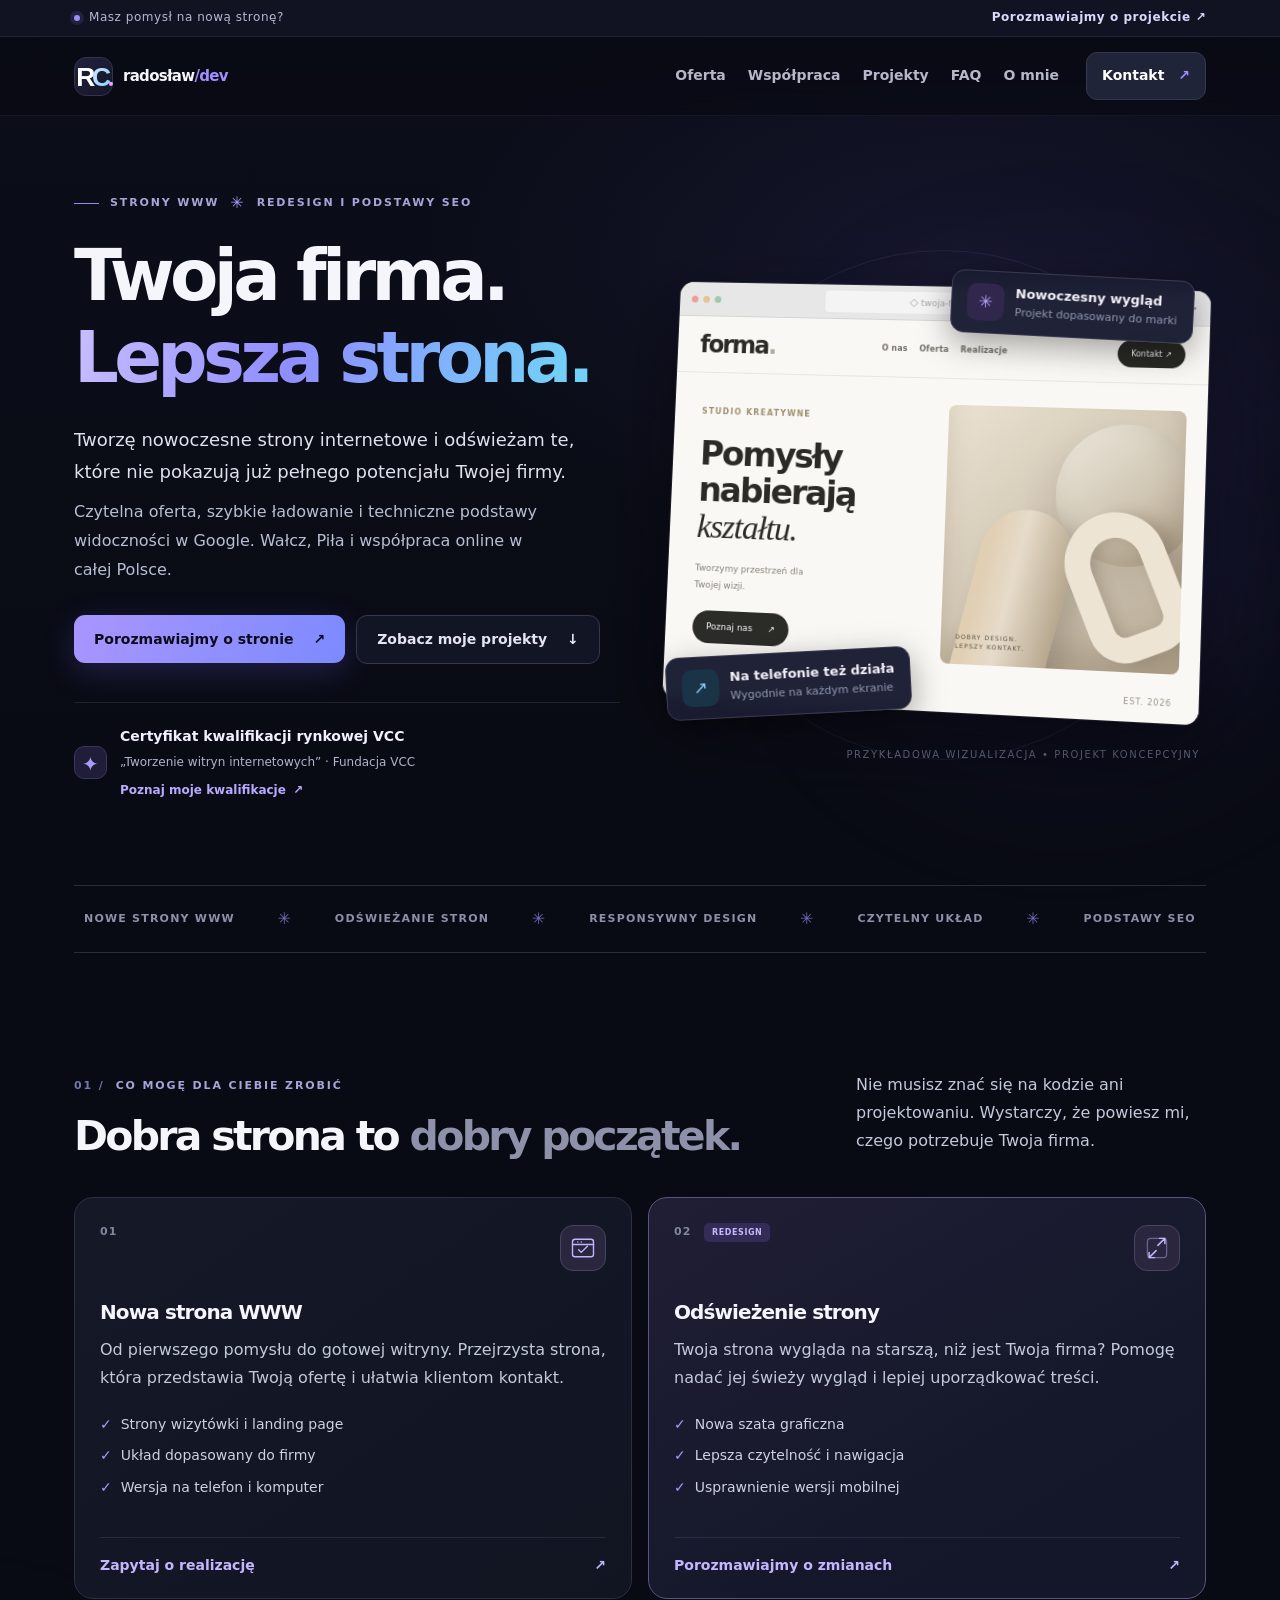
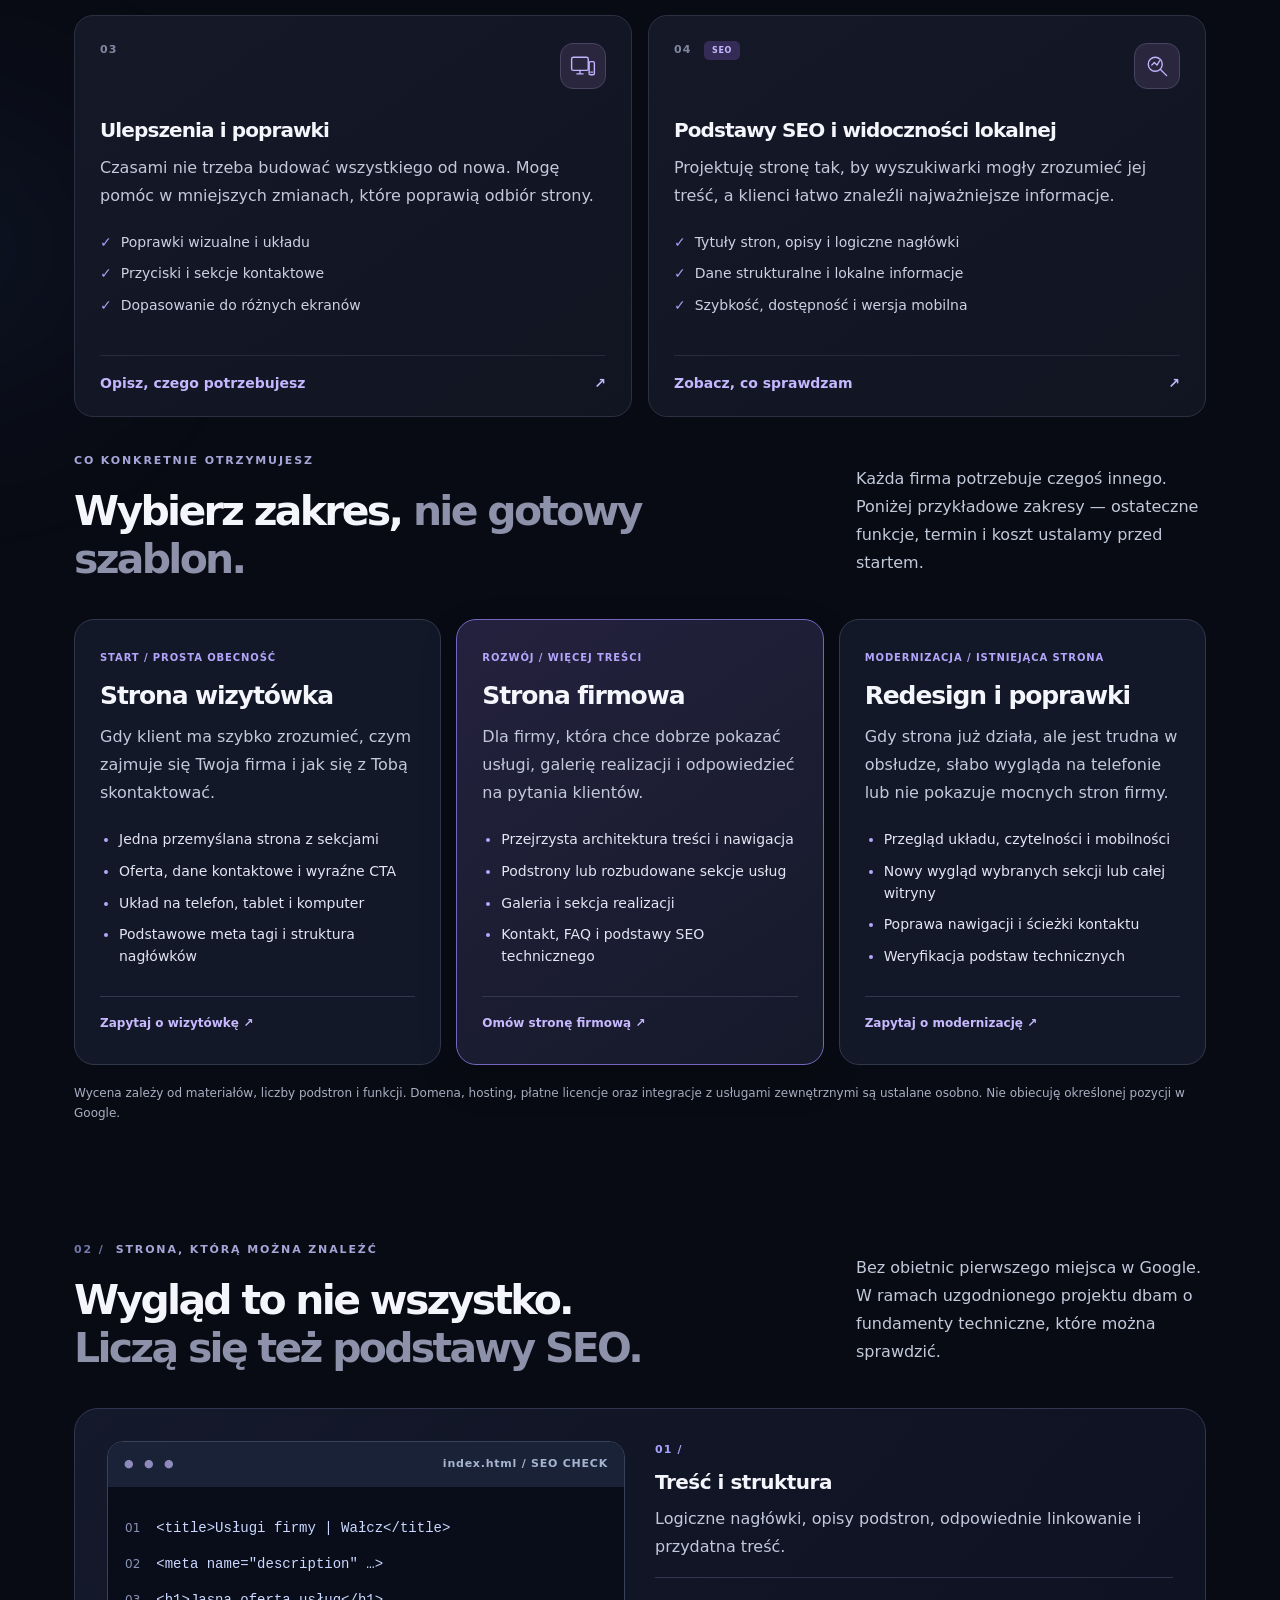
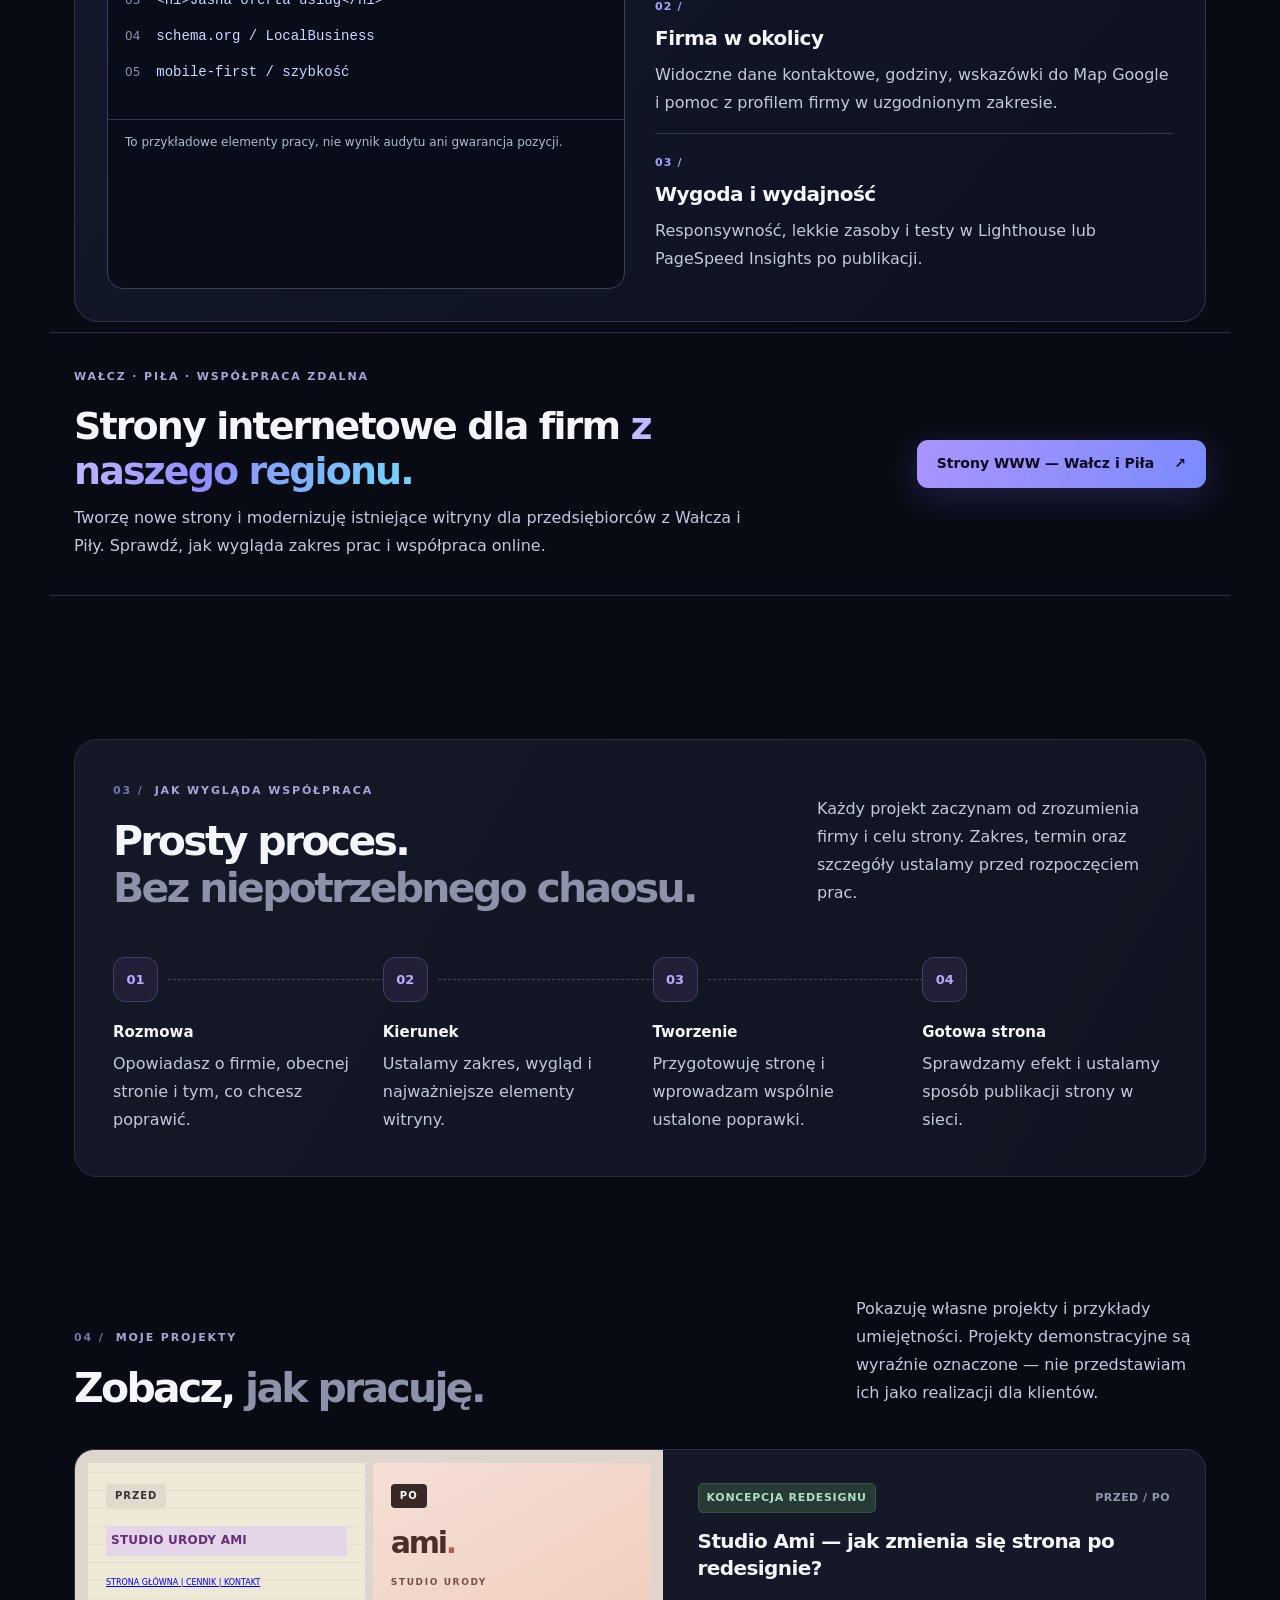
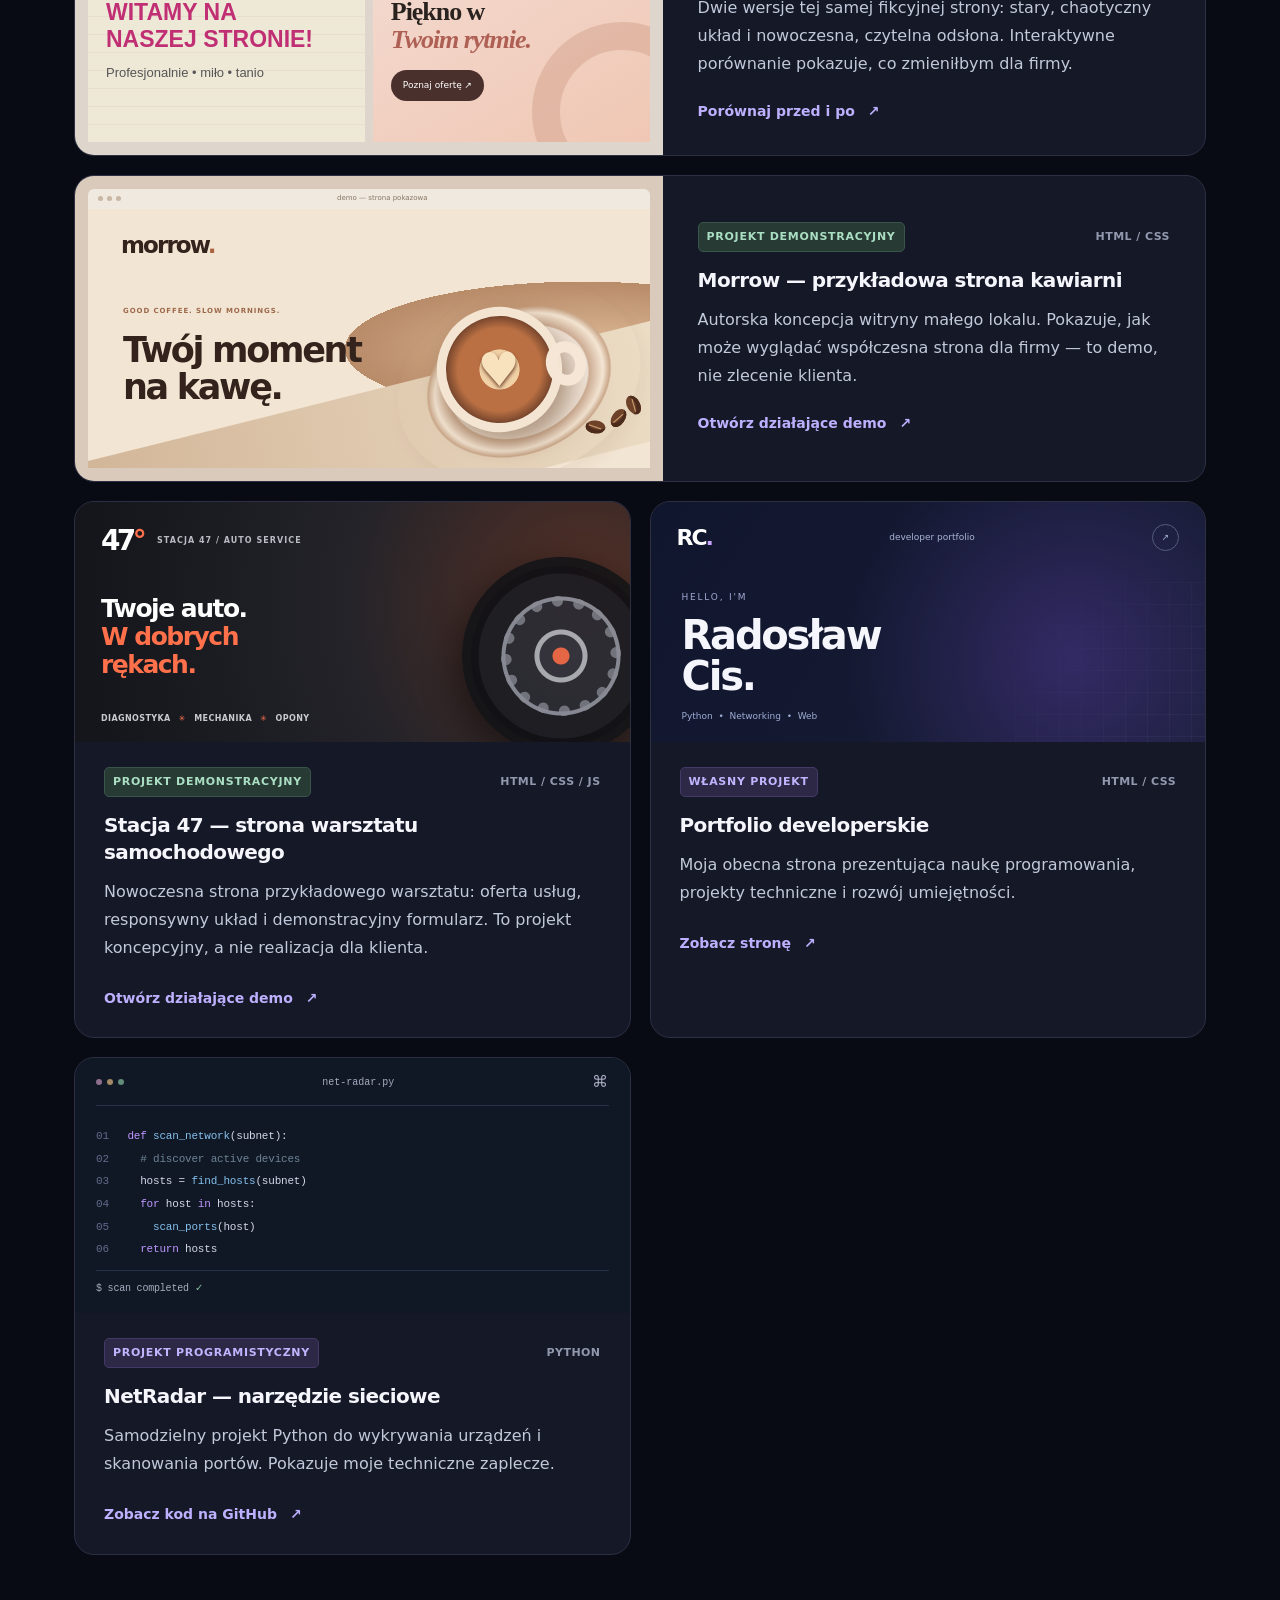
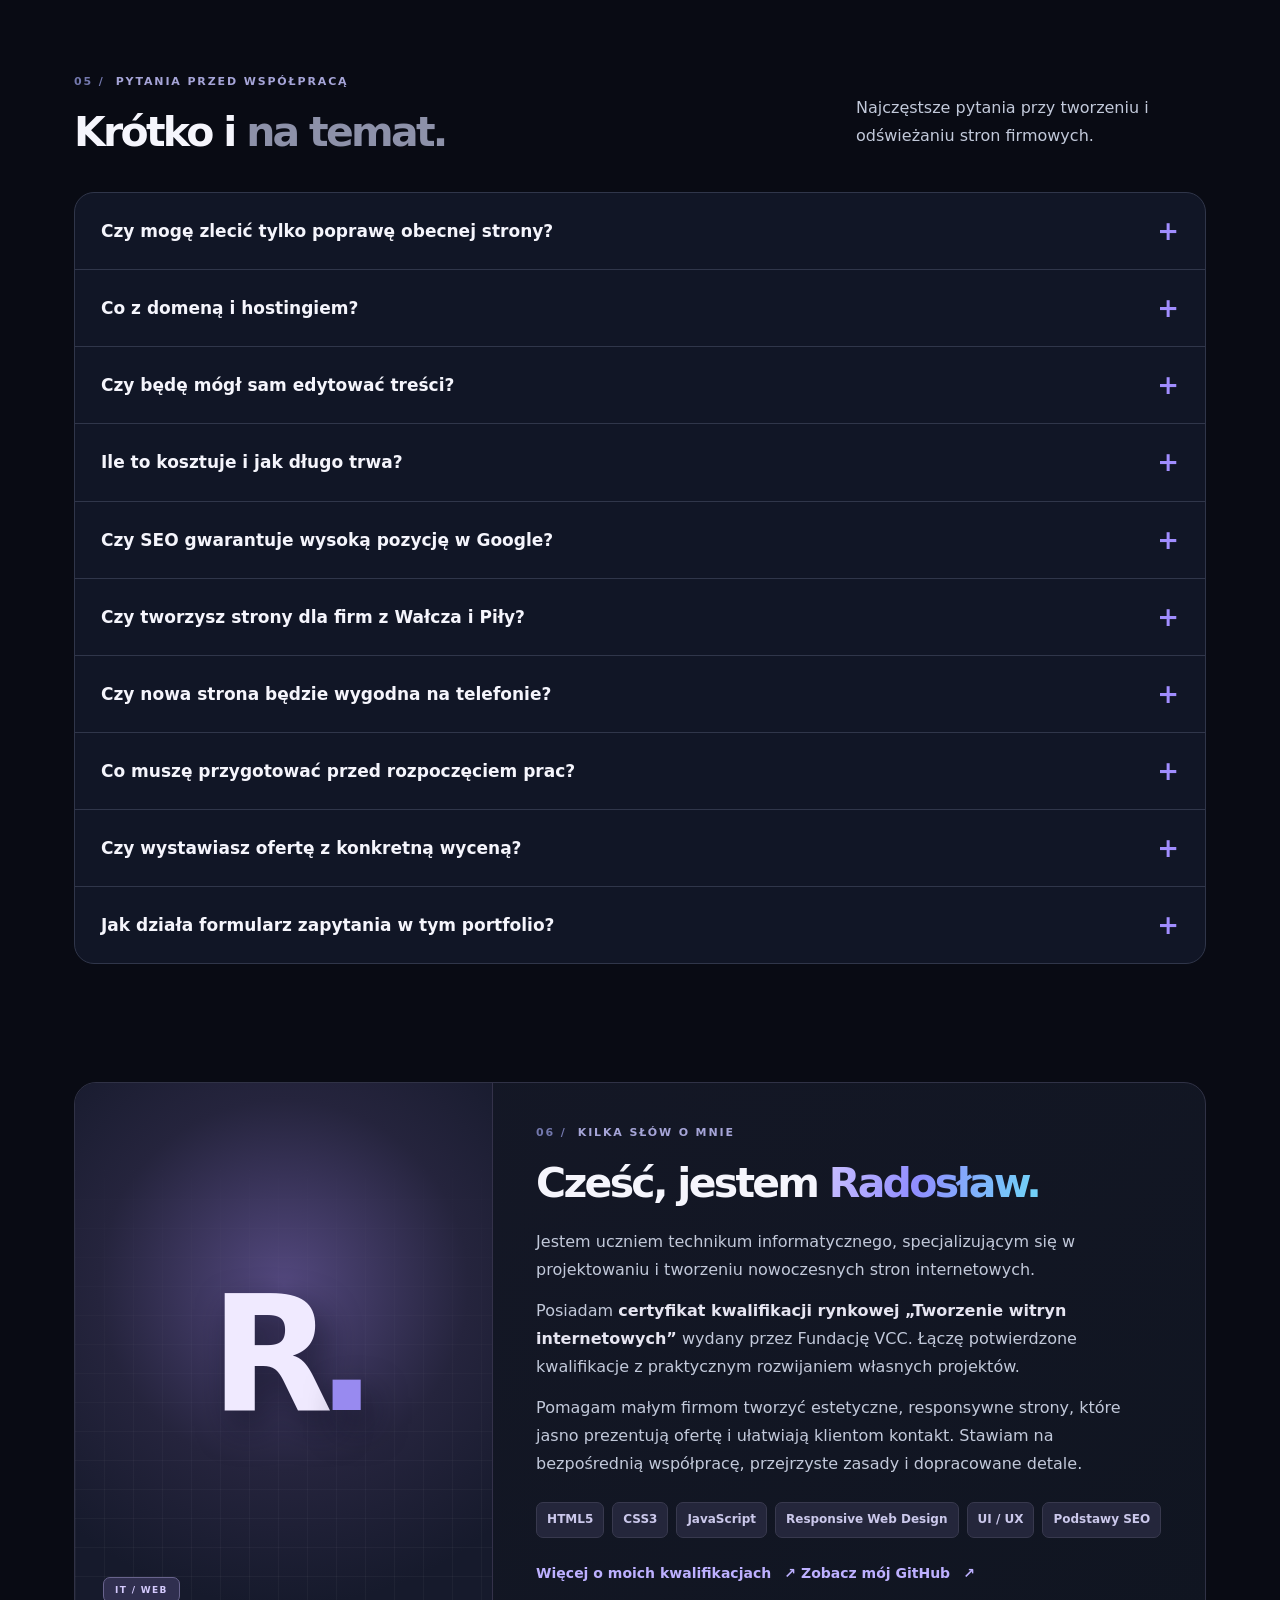
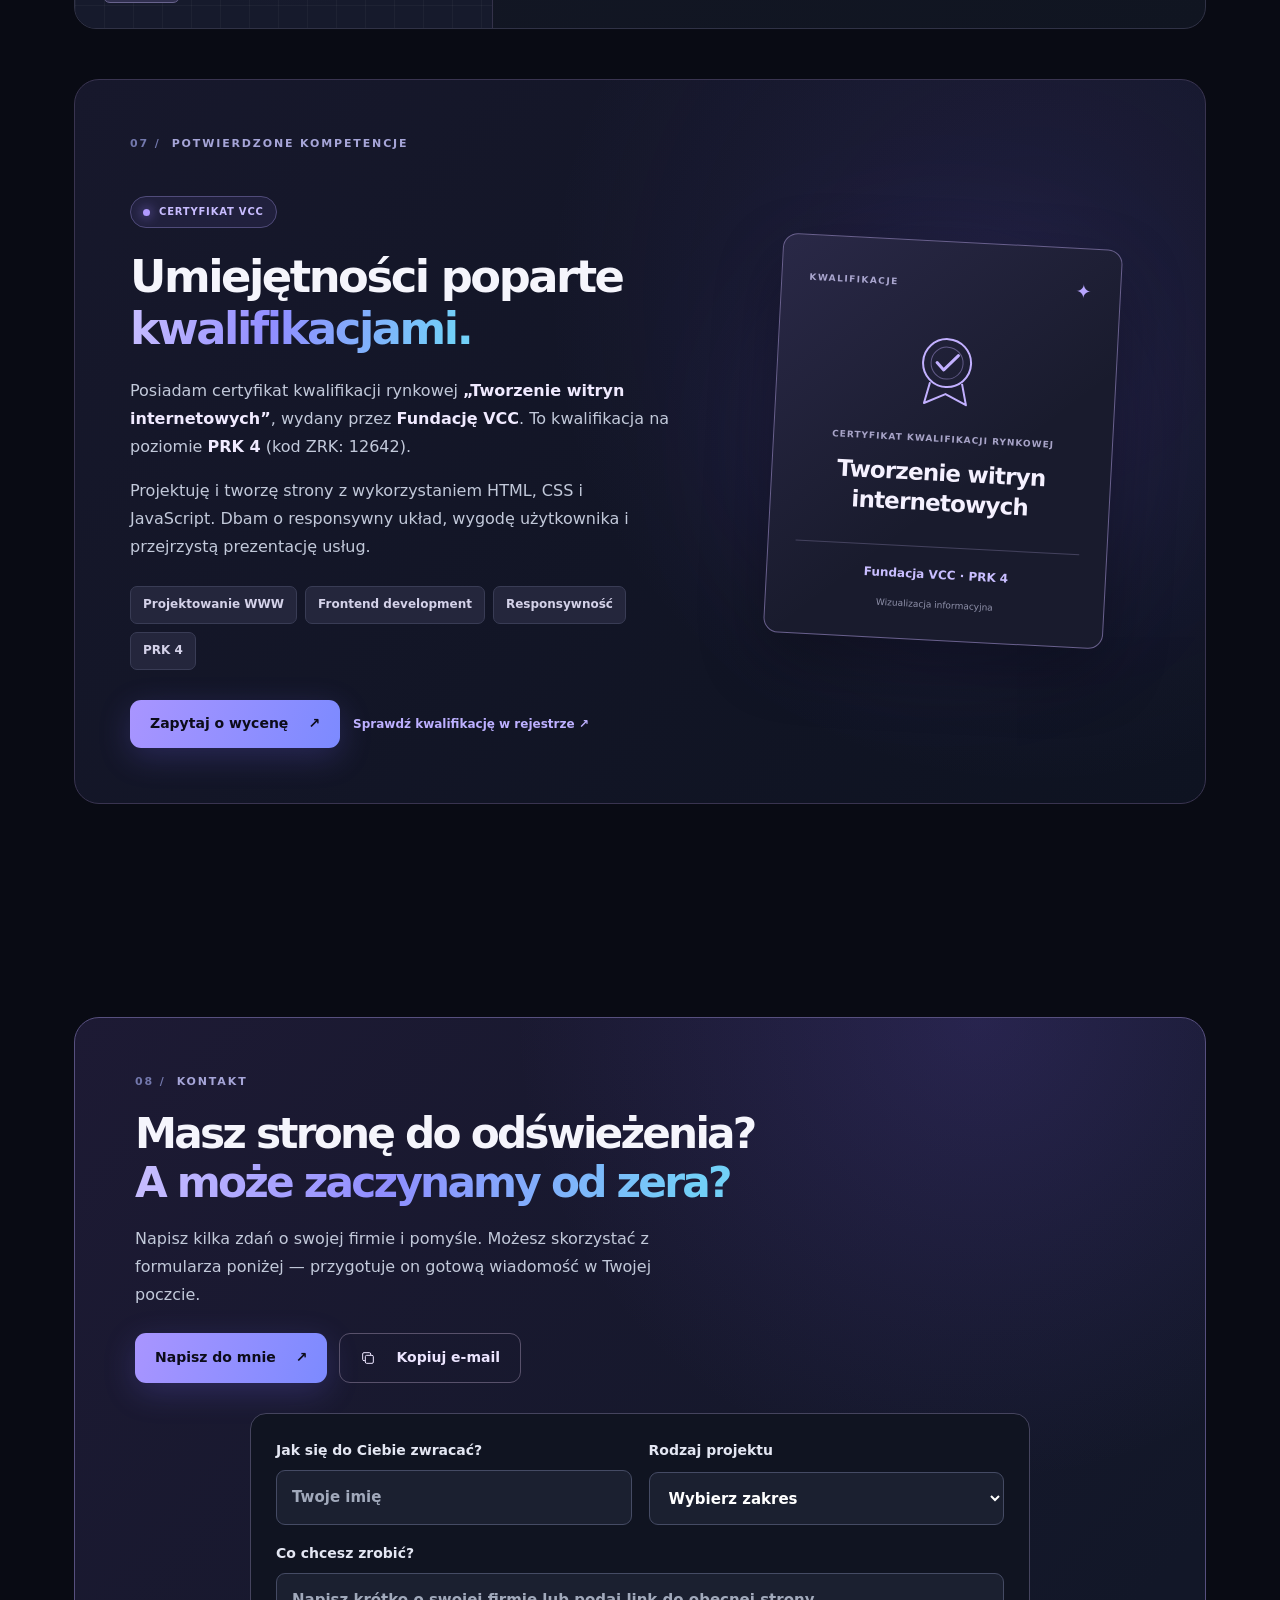
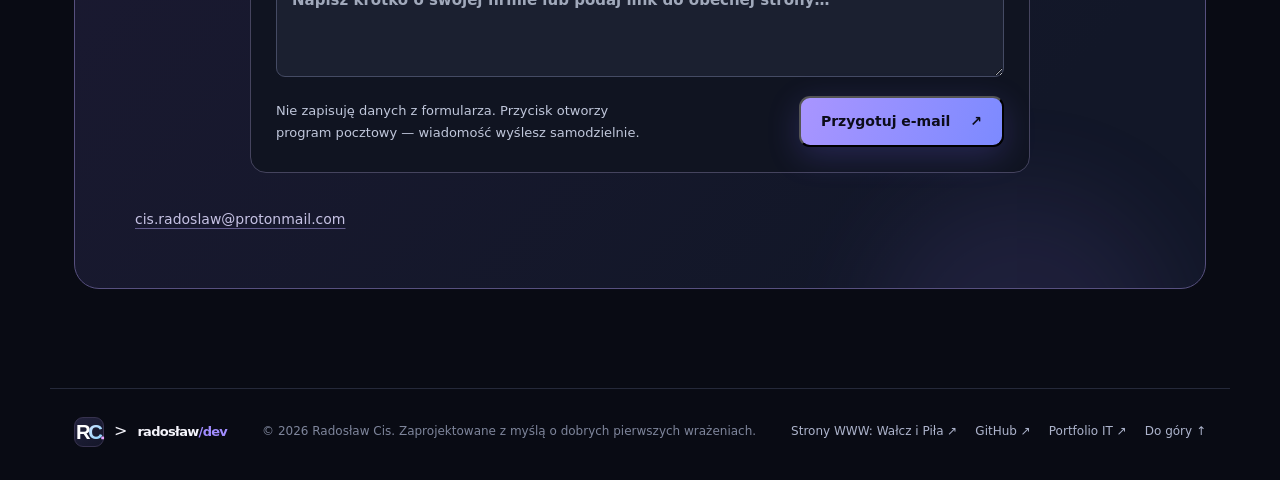
<file: index.html>
<!doctype html>
<html lang="pl">
  <head>
    <meta charset="utf-8" />
    <meta name="viewport" content="width=device-width, initial-scale=1" />
    <meta name="theme-color" content="#090b14" />

    <link rel="canonical" href="https://radoslaw-dev.github.io/" />
    <meta name="robots" content="index,follow,max-image-preview:large" />
    <meta property="og:url" content="https://radoslaw-dev.github.io/" />
    <meta
      property="og:image"
      content="https://radoslaw-dev.github.io/og-image.png"
    />
    <meta property="og:image:width" content="1200" />
    <meta property="og:image:height" content="630" />
    <meta
      property="og:image:alt"
      content="Radosław Cis — tworzenie, modernizacja i podstawy SEO stron firmowych"
    />
    <meta name="twitter:card" content="summary_large_image" />
    <meta
      name="twitter:title"
      content="Radosław Cis — nowoczesne strony WWW i SEO dla firm"
    />
    <meta
      name="twitter:description"
      content="Strony WWW, redesign i podstawy SEO. Wałcz i współpraca zdalna."
    />
    <meta
      name="twitter:image"
      content="https://radoslaw-dev.github.io/og-image.png"
    />
    <script type="application/ld+json">
      {
        "@context": "https://schema.org",
        "@type": "Person",
        "name": "Radosław Cis",
        "description": "Projektant stron WWW, uczeń technikum informatycznego i posiadacz certyfikatu VCC „Tworzenie witryn internetowych”. Tworzy responsywne strony firmowe, landing page i redesigny.",
        "email": "mailto:cis.radoslaw@protonmail.com",
        "knowsAbout": [
          "HTML",
          "CSS",
          "JavaScript",
          "responsywne strony WWW",
          "podstawy SEO technicznego"
        ],
        "hasCredential": {
          "@type": "EducationalOccupationalCredential",
          "name": "Tworzenie witryn internetowych",
          "credentialCategory": "Kwalifikacja wolnorynkowa, PRK 4",
          "recognizedBy": { "@type": "Organization", "name": "Fundacja VCC" },
          "url": "https://kwalifikacje.gov.pl/zrk2/kwalifikacja/12642"
        },
        "sameAs": [
          "https://github.com/radoslaw-dev",
          "https://radoslaw-dev.github.io/"
        ]
      }
    </script>
    <meta
      name="description"
      content="Tworzenie stron internetowych dla firm z Wałcza, Piły i całej Polski. Strony firmowe, landing page, redesign, poprawki mobilne i podstawy SEO. Radosław Cis, VCC."
    />
    <meta property="og:type" content="website" />
    <meta
      property="og:title"
      content="Radosław Cis — strony WWW dla firm z Wałcza i Piły"
    />
    <meta
      property="og:description"
      content="Nowoczesna strona internetowa dla Twojej firmy? Porozmawiajmy o nowej stronie albo odświeżeniu obecnej."
    />
    <meta property="og:locale" content="pl_PL" />
    <link rel="icon" type="image/svg+xml" href="favicon.svg" />
    <link rel="stylesheet" href="styles.css" />
    <script src="script.js" defer></script>
    <style>
      /* VCC - style sekcji kwalifikacji; wbudowane w index.html,
         aby nie trzeba było modyfikować styles.css. */
      .credential-content {
        display: flex;
        flex-direction: column;
        gap: 3px;
        min-width: 0;
      }
      .credential-content strong {
        color: #f2efff;
        font-size: 13px;
        font-weight: 800;
      }
      .credential-content p {
        margin: 0;
        font-size: 11px;
        color: #aeb4ca;
      }
      .credential-content a {
        display: inline-flex;
        align-items: center;
        gap: 7px;
        width: fit-content;
        margin-top: 5px;
        color: #b9aaff;
        font-size: 11px;
        font-weight: 700;
      }
      .credential-content a:hover {
        color: #fff;
      }
      .qualification-section {
        padding-top: 50px;
        padding-bottom: 95px;
      }
      .qualification-card {
        display: grid;
        grid-template-columns: minmax(0, 1.15fr) minmax(0, 0.85fr);
        gap: 45px;
        align-items: center;
        min-height: 470px;
        padding: 55px;
        border: 1px solid #393450;
        border-radius: 25px;
        background:
          radial-gradient(
            circle at 85% 30%,
            rgba(119, 92, 221, 0.13),
            transparent 45%
          ),
          linear-gradient(135deg, #17182c, #0e1321);
        overflow: hidden;
      }
      .qualification-info {
        position: relative;
        z-index: 2;
        min-width: 0;
      }
      .qualification-label {
        display: inline-flex;
        align-items: center;
        gap: 9px;
        margin-top: 25px;
        padding: 7px 12px;
        border: 1px solid #504b7a;
        border-radius: 30px;
        background: rgba(147, 126, 255, 0.09);
        color: #c8bcff;
        font-size: 10px;
        font-weight: 800;
        letter-spacing: 0.08em;
      }
      .qualification-dot {
        width: 7px;
        height: 7px;
        border-radius: 50%;
        background: #b09aff;
        box-shadow: 0 0 12px #9a83ff;
      }
      .qualification-info h2 {
        max-width: 570px;
        margin: 23px 0;
        font-size: clamp(30px, 3.5vw, 46px);
        line-height: 1.15;
        letter-spacing: -0.055em;
      }
      .qualification-info p {
        max-width: 540px;
        color: #b9bfd3;
        font-size: 14px;
        line-height: 1.85;
      }
      .qualification-info p strong {
        color: #f0eaff;
      }
      .qualification-tags {
        display: flex;
        flex-wrap: wrap;
        gap: 8px;
        margin: 25px 0 30px;
      }
      .qualification-tags span {
        padding: 8px 12px;
        background: #24263c;
        border: 1px solid #393c55;
        border-radius: 7px;
        font-size: 11px;
        color: #d4d2e9;
        font-weight: 700;
      }
      .qualification-visual {
        position: relative;
        display: flex;
        align-items: center;
        justify-content: center;
        min-width: 0;
        min-height: 360px;
      }
      .certificate-glow {
        position: absolute;
        width: 280px;
        height: 280px;
        max-width: 100%;
        border-radius: 50%;
        background: #7b5fff;
        filter: blur(100px);
        opacity: 0.22;
        pointer-events: none;
      }
      .certificate-preview {
        position: relative;
        width: min(100%, 340px);
        padding: 27px;
        border: 1px solid #69608d;
        border-radius: 15px;
        background:
          linear-gradient(140deg, rgba(136, 116, 219, 0.15), transparent 60%),
          #191b2d;
        box-shadow: 0 25px 65px rgba(0, 0, 0, 0.32);
        transform: rotate(3deg);
        transition: transform 0.35s ease;
        text-align: center;
      }
      .certificate-preview:hover {
        transform: rotate(0deg) translateY(-6px);
      }
      .certificate-preview-top {
        display: flex;
        justify-content: space-between;
        align-items: center;
        color: #aaa6cf;
        font-size: 9px;
        font-weight: 800;
        letter-spacing: 0.16em;
      }
      .certificate-preview-top span:last-child {
        font-size: 19px;
        color: #b8a6ff;
      }
      .certificate-symbol {
        display: grid;
        place-items: center;
        margin: 32px auto 20px;
        color: #c2b0ff;
      }
      .certificate-small {
        display: block;
        margin-bottom: 12px;
        color: #a8a4c8;
        font-size: 9px;
        font-weight: 800;
        letter-spacing: 0.11em;
      }
      .certificate-preview strong {
        display: block;
        color: #f5f1ff;
        font-size: 23px;
        font-weight: 800;
        line-height: 1.3;
        letter-spacing: -0.035em;
      }
      .certificate-divider {
        height: 1px;
        margin: 28px 0 18px;
        background: #44425e;
      }
      .certificate-issuer {
        display: block;
        font-size: 12px;
        color: #c9beff;
        font-weight: 700;
      }
      .certificate-disclaimer {
        display: block;
        margin-top: 12px;
        color: #8f91aa;
        font-size: 9px;
      }
      @media (max-width: 880px) {
        .qualification-card {
          grid-template-columns: 1fr;
          gap: 25px;
          padding: 40px 35px;
        }
        .qualification-visual {
          min-height: 300px;
        }
      }
      @media (max-width: 600px) {
        .qualification-section {
          padding-top: 30px;
          padding-bottom: 65px;
        }
        .qualification-card {
          padding: 28px 20px;
          border-radius: 18px;
        }
        .qualification-info h2 {
          font-size: 32px;
        }
        .qualification-info p {
          font-size: 13px;
        }
        .qualification-visual {
          min-height: 290px;
        }
        .certificate-preview {
          max-width: 300px;
          padding: 23px;
          transform: none;
        }
      }
      @media (prefers-reduced-motion: reduce) {
        .certificate-preview {
          transition: none;
          transform: none;
        }
      }

      /* Oferta w trzech zakresach + przejście do lokalnej podstrony */
      .offer-packages {
        padding-top: 35px;
      }
      .package-grid {
        display: grid;
        grid-template-columns: repeat(3, minmax(0, 1fr));
        gap: 15px;
      }
      .package-card {
        display: flex;
        flex-direction: column;
        min-width: 0;
        padding: 30px 25px;
        background: #121827;
        border: 1px solid #32384c;
        border-radius: 20px;
      }
      .package-card--featured {
        background: linear-gradient(145deg, #24213e, #151929);
        border-color: #7566c0;
        box-shadow: 0 15px 40px #0002;
      }
      .package-eyebrow {
        font-size: 10px;
        color: #b2a5fb;
        font-weight: 800;
        letter-spacing: 0.09em;
      }
      .package-card h3 {
        font-size: 25px;
        letter-spacing: -0.045em;
        line-height: 1.15;
        margin: 15px 0 13px;
      }
      .package-card p {
        margin: 0;
        color: #aab4c9;
        font-size: 13px;
        line-height: 1.75;
      }
      .package-card ul {
        margin: 22px 0 28px;
        padding-left: 19px;
        display: grid;
        gap: 10px;
        color: #e4e4f2;
        font-size: 12px;
        line-height: 1.55;
      }
      .package-card li::marker {
        color: #b9a5ff;
      }
      .package-cta {
        margin-top: auto;
        color: #c8b9ff;
        font-size: 12px;
        font-weight: 800;
        border-top: 1px solid #34384c;
        padding-top: 17px;
      }
      .package-cta:hover {
        color: #fff;
      }
      .package-note {
        margin: 18px 0 0;
        color: #a9afc2;
        font-size: 12px;
        line-height: 1.7;
      }
      .area-promo {
        display: flex;
        align-items: center;
        justify-content: space-between;
        gap: 30px;
        padding-block: 35px;
        margin-top: 10px;
        margin-bottom: 25px;
        border-top: 1px solid #2e3046;
        border-bottom: 1px solid #2e3046;
      }
      .area-promo-main {
        max-width: 680px;
      }
      .area-promo h2 {
        margin: 13px 0 10px;
        letter-spacing: -0.05em;
        line-height: 1.18;
        font-size: clamp(26px, 3vw, 38px);
      }
      .area-promo p {
        font-size: 13px;
        color: #abb5cb;
        line-height: 1.75;
        margin: 0;
      }
      .area-promo .btn {
        flex-shrink: 0;
      }
      .qualification-links {
        display: flex;
        gap: 13px;
        align-items: center;
        flex-wrap: wrap;
      }
      .qualification-links .text-link {
        font-size: 12px;
      }
      .faq-list details a {
        color: #bcaaff;
        text-decoration: underline;
        text-underline-offset: 3px;
      }
      @media (max-width: 880px) {
        .package-grid {
          grid-template-columns: 1fr 1fr;
        }
        .package-card:last-child {
          grid-column: 1/-1;
        }
        .area-promo {
          flex-direction: column;
          align-items: flex-start;
        }
      }
      @media (max-width: 600px) {
        .package-grid {
          grid-template-columns: 1fr;
        }
        .package-card:last-child {
          grid-column: auto;
        }
        .package-card {
          padding: 26px 22px;
        }
        .area-promo .btn {
          width: 100%;
          white-space: normal;
          text-align: center;
        }
      }
    </style>

    <title>Strony WWW dla firm — Wałcz, Piła i online | Radosław Cis</title>
  </head>
  <body>
    <a class="skip-link" href="#main">Przejdź do treści</a>
    <div class="page-glow page-glow--one" aria-hidden="true"></div>
    <div class="page-glow page-glow--two" aria-hidden="true"></div>
    <div class="topbar">
      <div class="container topbar-inner">
        <span
          ><span class="pulse-dot" aria-hidden="true"></span> Masz pomysł na
          nową stronę?</span
        ><a
          href="mailto:cis.radoslaw@protonmail.com?subject=Zapytanie%20o%20stron%C4%99%20WWW"
          >Porozmawiajmy o projekcie <span aria-hidden="true">↗</span></a
        >
      </div>
    </div>
    <header class="site-header" id="top">
      <div class="container nav-wrap">
        <a class="brand" href="#top" aria-label="Radosław Cis — początek strony"
          ><span class="brand-symbol"
            ><img
              src="favicon.svg"
              alt="Logo wykonawcy Radosława Cisa"
              width="39"
              height="39" /><span></span></span
          ><span class="brand-name"
            >radosław<span class="brand-muted">/dev</span></span
          ></a
        >
        <button
          class="menu-toggle"
          type="button"
          aria-label="Otwórz menu"
          aria-expanded="false"
          aria-controls="primary-navigation"
        >
          <span></span><span></span><span></span>
        </button>
        <nav class="nav" id="primary-navigation" aria-label="Menu główne">
          <a href="#oferta">Oferta</a><a href="#proces">Współpraca</a
          ><a href="#projekty">Projekty</a><a href="#faq">FAQ</a
          ><a href="#o-mnie">O mnie</a>
          <a class="nav-contact" href="#kontakt"
            >Kontakt <span aria-hidden="true">↗</span></a
          >
        </nav>
      </div>
    </header>

    <main id="main">
      <section class="hero container" aria-labelledby="hero-heading">
        <div class="hero-copy">
          <div class="eyebrow">
            <span class="eyebrow-line"></span> STRONY WWW
            <span class="eyebrow-spark">✳</span> REDESIGN I PODSTAWY SEO
          </div>
          <h1 id="hero-heading">
            Twoja firma.<br /><span class="gradient-text">Lepsza strona.</span>
          </h1>
          <p class="hero-lead">
            Tworzę nowoczesne strony internetowe i odświeżam te, które nie
            pokazują już pełnego potencjału Twojej firmy.
          </p>
          <p class="hero-secondary">
            Czytelna oferta, szybkie ładowanie i techniczne podstawy widoczności
            w Google. Wałcz, Piła i współpraca online w całej Polsce.
          </p>
          <div class="hero-actions">
            <a class="btn btn-primary" href="#kontakt"
              >Porozmawiajmy o stronie <span aria-hidden="true">↗</span></a
            ><a class="btn btn-ghost" href="#projekty"
              >Zobacz moje projekty <span aria-hidden="true">↓</span></a
            >
          </div>
          <div class="hero-credentials">
            <span class="credential-icon" aria-hidden="true">✦</span>
            <div class="credential-content">
              <strong>Certyfikat kwalifikacji rynkowej VCC</strong>
              <p>„Tworzenie witryn internetowych” · Fundacja VCC</p>
              <a href="#kwalifikacje"
                >Poznaj moje kwalifikacje <span aria-hidden="true">↗</span></a
              >
            </div>
          </div>
        </div>
        <div
          class="hero-art"
          aria-label="Wizualizacja przykładowej nowoczesnej strony internetowej"
        >
          <div class="orbit orbit-one" aria-hidden="true"></div>
          <div class="orbit orbit-two" aria-hidden="true"></div>
          <div class="browser-shadow"></div>
          <div class="browser-window">
            <div class="browser-bar">
              <div class="browser-dots"><i></i><i></i><i></i></div>
              <div class="browser-url">
                <span class="lock-icon">◇</span> twoja-firma.pl
              </div>
              <div class="browser-options">⋯</div>
            </div>
            <div class="mock-site">
              <div class="mock-header">
                <div class="mock-logo">forma<span>.</span></div>
                <div class="mock-links">
                  O nas&nbsp;&nbsp;&nbsp; Oferta&nbsp;&nbsp;&nbsp; Realizacje
                </div>
                <div class="mock-nav-cta">Kontakt ↗</div>
              </div>
              <div class="mock-content">
                <div class="mock-copy">
                  <div class="mock-kicker">STUDIO KREATYWNE</div>
                  <div class="mock-title">
                    Pomysły<br />nabierają<br /><em>kształtu.</em>
                  </div>
                  <div class="mock-description">
                    Tworzymy przestrzeń dla<br />Twojej wizji.
                  </div>
                  <div class="mock-button">Poznaj nas <span>↗</span></div>
                </div>
                <div class="mock-visual">
                  <div class="sculpture-circle"></div>
                  <div class="sculpture-pillar"></div>
                  <div class="sculpture-loop"></div>
                  <div class="visual-note">
                    DOBRY DESIGN.<br />LEPSZY KONTAKT.
                  </div>
                </div>
              </div>
              <div class="mock-bottom">
                <span>01 / 03</span><span>EST. 2026</span>
              </div>
            </div>
          </div>
          <div class="float-label float-label-top">
            <span class="float-icon float-icon-purple">✳</span
            ><span
              ><strong>Nowoczesny wygląd</strong
              ><small>Projekt dopasowany do marki</small></span
            >
          </div>
          <div class="float-label float-label-bottom">
            <span class="float-icon float-icon-blue">↗</span
            ><span
              ><strong>Na telefonie też działa</strong
              ><small>Wygodnie na każdym ekranie</small></span
            >
          </div>
          <div class="art-caption">
            PRZYKŁADOWA WIZUALIZACJA • PROJEKT KONCEPCYJNY
          </div>
        </div>
      </section>

      <div class="container">
        <div class="ticker" aria-label="Zakres usług">
          <span>NOWE STRONY WWW</span><span class="ticker-star">✳</span
          ><span>ODŚWIEŻANIE STRON</span><span class="ticker-star">✳</span
          ><span>RESPONSYWNY DESIGN</span><span class="ticker-star">✳</span
          ><span>CZYTELNY UKŁAD</span><span class="ticker-star">✳</span
          ><span>PODSTAWY SEO</span>
        </div>
      </div>

      <section
        class="section container"
        id="oferta"
        aria-labelledby="offer-title"
      >
        <div class="section-heading reveal">
          <div>
            <span class="section-kicker"
              ><span class="section-number">01 /</span> CO MOGĘ DLA CIEBIE
              ZROBIĆ</span
            >
            <h2 id="offer-title">
              Dobra strona to <span class="text-soft">dobry początek.</span>
            </h2>
          </div>
          <p>
            Nie musisz znać się na kodzie ani projektowaniu. Wystarczy, że
            powiesz mi, czego potrzebuje Twoja firma.
          </p>
        </div>
        <div class="services-grid">
          <article class="service-card reveal">
            <div class="service-top">
              <span class="service-index">01</span>
              <div class="service-icon">
                <svg viewBox="0 0 32 32" fill="none" aria-hidden="true">
                  <rect
                    x="4"
                    y="6"
                    width="24"
                    height="20"
                    rx="3"
                    stroke="currentColor"
                    stroke-width="1.6"
                  />
                  <path
                    d="M4 12h24M10 9h.1M14 9h.1M11 18l3 3 7-7"
                    stroke="currentColor"
                    stroke-width="1.6"
                    stroke-linecap="round"
                    stroke-linejoin="round"
                  />
                </svg>
              </div>
            </div>
            <h3>Nowa strona WWW</h3>
            <p>
              Od pierwszego pomysłu do gotowej witryny. Przejrzysta strona,
              która przedstawia Twoją ofertę i ułatwia klientom kontakt.
            </p>
            <ul class="mini-list">
              <li>Strony wizytówki i landing page</li>
              <li>Układ dopasowany do firmy</li>
              <li>Wersja na telefon i komputer</li>
            </ul>
            <a href="#kontakt" class="card-link"
              >Zapytaj o realizację <span aria-hidden="true">↗</span></a
            >
          </article>
          <article class="service-card featured reveal">
            <div class="service-top">
              <span class="service-index"
                >02 <span class="tag-small">REDESIGN</span></span
              >
              <div class="service-icon">
                <svg viewBox="0 0 32 32" fill="none" aria-hidden="true">
                  <path
                    d="M25 11V5h-6M7 21v6h6M25 5l-8 8M7 27l8-8"
                    stroke="currentColor"
                    stroke-width="1.7"
                    stroke-linecap="round"
                    stroke-linejoin="round"
                  />
                  <rect
                    x="5"
                    y="5"
                    width="22"
                    height="22"
                    rx="4"
                    stroke="currentColor"
                    stroke-width="1.4"
                    opacity=".45"
                  />
                </svg>
              </div>
            </div>
            <h3>Odświeżenie strony</h3>
            <p>
              Twoja strona wygląda na starszą, niż jest Twoja firma? Pomogę
              nadać jej świeży wygląd i lepiej uporządkować treści.
            </p>
            <ul class="mini-list">
              <li>Nowa szata graficzna</li>
              <li>Lepsza czytelność i nawigacja</li>
              <li>Usprawnienie wersji mobilnej</li>
            </ul>
            <a href="#kontakt" class="card-link"
              >Porozmawiajmy o zmianach <span aria-hidden="true">↗</span></a
            >
          </article>
          <article class="service-card reveal">
            <div class="service-top">
              <span class="service-index">03</span>
              <div class="service-icon">
                <svg viewBox="0 0 32 32" fill="none" aria-hidden="true">
                  <rect
                    x="3"
                    y="6"
                    width="19"
                    height="15"
                    rx="2"
                    stroke="currentColor"
                    stroke-width="1.6"
                  />
                  <rect
                    x="23"
                    y="11"
                    width="6"
                    height="15"
                    rx="1.5"
                    stroke="currentColor"
                    stroke-width="1.6"
                  />
                  <path
                    d="M9 25h7M12.5 21v4M25 23h2"
                    stroke="currentColor"
                    stroke-width="1.6"
                    stroke-linecap="round"
                  />
                </svg>
              </div>
            </div>
            <h3>Ulepszenia i poprawki</h3>
            <p>
              Czasami nie trzeba budować wszystkiego od nowa. Mogę pomóc w
              mniejszych zmianach, które poprawią odbiór strony.
            </p>
            <ul class="mini-list">
              <li>Poprawki wizualne i układu</li>
              <li>Przyciski i sekcje kontaktowe</li>
              <li>Dopasowanie do różnych ekranów</li>
            </ul>
            <a href="#kontakt" class="card-link"
              >Opisz, czego potrzebujesz <span aria-hidden="true">↗</span></a
            >
          </article>
          <article class="service-card seo-card reveal">
            <div class="service-top">
              <span class="service-index"
                >04 <span class="tag-small">SEO</span></span
              >
              <div class="service-icon" aria-hidden="true">
                <svg
                  viewBox="0 0 32 32"
                  fill="none"
                  stroke="currentColor"
                  stroke-width="1.6"
                >
                  <circle cx="14" cy="14" r="8" />
                  <path
                    d="m20 20 7 7M10 15l3-3 3 3 3-5"
                    stroke-linecap="round"
                    stroke-linejoin="round"
                  />
                </svg>
              </div>
            </div>
            <h3>Podstawy SEO i widoczności lokalnej</h3>
            <p>
              Projektuję stronę tak, by wyszukiwarki mogły zrozumieć jej treść,
              a klienci łatwo znaleźli najważniejsze informacje.
            </p>
            <ul class="mini-list">
              <li>Tytuły stron, opisy i logiczne nagłówki</li>
              <li>Dane strukturalne i lokalne informacje</li>
              <li>Szybkość, dostępność i wersja mobilna</li>
            </ul>
            <a href="#seo" class="card-link"
              >Zobacz, co sprawdzam <span aria-hidden="true">↗</span></a
            >
          </article>
        </div>
      </section>

      <section
        class="section container offer-packages"
        id="zakres-wspolpracy"
        aria-labelledby="packages-title"
      >
        <div class="section-heading reveal">
          <div>
            <span class="section-kicker">CO KONKRETNIE OTRZYMUJESZ</span>
            <h2 id="packages-title">
              Wybierz zakres, <span class="text-soft">nie gotowy szablon.</span>
            </h2>
          </div>
          <p>
            Każda firma potrzebuje czegoś innego. Poniżej przykładowe zakresy —
            ostateczne funkcje, termin i koszt ustalamy przed startem.
          </p>
        </div>
        <div class="package-grid">
          <article class="package-card reveal">
            <span class="package-eyebrow">START / PROSTA OBECNOŚĆ</span>
            <h3>Strona wizytówka</h3>
            <p>
              Gdy klient ma szybko zrozumieć, czym zajmuje się Twoja firma i jak
              się z Tobą skontaktować.
            </p>
            <ul>
              <li>Jedna przemyślana strona z sekcjami</li>
              <li>Oferta, dane kontaktowe i wyraźne CTA</li>
              <li>Układ na telefon, tablet i komputer</li>
              <li>Podstawowe meta tagi i struktura nagłówków</li>
            </ul>
            <a class="package-cta" href="#kontakt">Zapytaj o wizytówkę ↗</a>
          </article>
          <article class="package-card package-card--featured reveal">
            <span class="package-eyebrow">ROZWÓJ / WIĘCEJ TREŚCI</span>
            <h3>Strona firmowa</h3>
            <p>
              Dla firmy, która chce dobrze pokazać usługi, galerię realizacji i
              odpowiedzieć na pytania klientów.
            </p>
            <ul>
              <li>Przejrzysta architektura treści i nawigacja</li>
              <li>Podstrony lub rozbudowane sekcje usług</li>
              <li>Galeria i sekcja realizacji</li>
              <li>Kontakt, FAQ i podstawy SEO technicznego</li>
            </ul>
            <a class="package-cta" href="#kontakt">Omów stronę firmową ↗</a>
          </article>
          <article class="package-card reveal">
            <span class="package-eyebrow"
              >MODERNIZACJA / ISTNIEJĄCA STRONA</span
            >
            <h3>Redesign i poprawki</h3>
            <p>
              Gdy strona już działa, ale jest trudna w obsłudze, słabo wygląda
              na telefonie lub nie pokazuje mocnych stron firmy.
            </p>
            <ul>
              <li>Przegląd układu, czytelności i mobilności</li>
              <li>Nowy wygląd wybranych sekcji lub całej witryny</li>
              <li>Poprawa nawigacji i ścieżki kontaktu</li>
              <li>Weryfikacja podstaw technicznych</li>
            </ul>
            <a class="package-cta" href="#kontakt">Zapytaj o modernizację ↗</a>
          </article>
        </div>
        <p class="package-note">
          Wycena zależy od materiałów, liczby podstron i funkcji. Domena,
          hosting, płatne licencje oraz integracje z usługami zewnętrznymi są
          ustalane osobno. Nie obiecuję określonej pozycji w Google.
        </p>
      </section>

      <section
        class="section container seo-section"
        id="seo"
        aria-labelledby="seo-title"
      >
        <div class="section-heading reveal">
          <div>
            <span class="section-kicker"
              ><span class="section-number">02 /</span> STRONA, KTÓRĄ MOŻNA
              ZNALEŹĆ</span
            >
            <h2 id="seo-title">
              Wygląd to nie wszystko.<br /><span class="text-soft"
                >Liczą się też podstawy SEO.</span
              >
            </h2>
          </div>
          <p>
            Bez obietnic pierwszego miejsca w Google. W ramach uzgodnionego
            projektu dbam o fundamenty techniczne, które można sprawdzić.
          </p>
        </div>
        <div class="seo-showcase reveal">
          <div
            class="seo-code"
            aria-label="Przykłady elementów SEO w kodzie strony"
          >
            <div class="seo-code-bar">
              <span class="seo-dots">● ● ●</span
              ><span>index.html / SEO CHECK</span>
            </div>
            <div class="seo-code-lines">
              <div>
                <span>01</span
                ><code>&lt;title&gt;Usługi firmy | Wałcz&lt;/title&gt;</code>
              </div>
              <div>
                <span>02</span><code>&lt;meta name="description" …&gt;</code>
              </div>
              <div>
                <span>03</span
                ><code>&lt;h1&gt;Jasna oferta usług&lt;/h1&gt;</code>
              </div>
              <div><span>04</span><code>schema.org / LocalBusiness</code></div>
              <div><span>05</span><code>mobile-first / szybkość</code></div>
            </div>
            <p>
              To przykładowe elementy pracy, nie wynik audytu ani gwarancja
              pozycji.
            </p>
          </div>
          <div class="seo-benefits">
            <div>
              <span>01 /</span><strong>Treść i struktura</strong>
              <p>
                Logiczne nagłówki, opisy podstron, odpowiednie linkowanie i
                przydatna treść.
              </p>
            </div>
            <div>
              <span>02 /</span><strong>Firma w okolicy</strong>
              <p>
                Widoczne dane kontaktowe, godziny, wskazówki do Map Google i
                pomoc z profilem firmy w uzgodnionym zakresie.
              </p>
            </div>
            <div>
              <span>03 /</span><strong>Wygoda i wydajność</strong>
              <p>
                Responsywność, lekkie zasoby i testy w Lighthouse lub PageSpeed
                Insights po publikacji.
              </p>
            </div>
          </div>
        </div>
      </section>

      <section
        class="container area-promo reveal"
        aria-labelledby="area-promo-title"
      >
        <div class="area-promo-main">
          <span class="section-kicker">WAŁCZ · PIŁA · WSPÓŁPRACA ZDALNA</span>
          <h2 id="area-promo-title">
            Strony internetowe dla firm
            <span class="gradient-text">z naszego regionu.</span>
          </h2>
          <p>
            Tworzę nowe strony i modernizuję istniejące witryny dla
            przedsiębiorców z Wałcza i Piły. Sprawdź, jak wygląda zakres prac i
            współpraca online.
          </p>
        </div>
        <a class="btn btn-primary" href="strony-internetowe-walcz-pila.html"
          >Strony WWW — Wałcz i Piła <span aria-hidden="true">↗</span></a
        >
      </section>

      <section
        class="section container"
        id="proces"
        aria-labelledby="process-title"
      >
        <div class="process-panel">
          <div class="section-heading reveal">
            <div>
              <span class="section-kicker"
                ><span class="section-number">03 /</span> JAK WYGLĄDA
                WSPÓŁPRACA</span
              >
              <h2 id="process-title">
                Prosty proces.<br /><span class="text-soft"
                  >Bez niepotrzebnego chaosu.</span
                >
              </h2>
            </div>
            <p>
              Każdy projekt zaczynam od zrozumienia firmy i celu strony. Zakres,
              termin oraz szczegóły ustalamy przed rozpoczęciem prac.
            </p>
          </div>
          <div class="steps">
            <div class="step reveal">
              <span class="step-n">01</span>
              <div class="step-connector"></div>
              <h3>Rozmowa</h3>
              <p>
                Opowiadasz o firmie, obecnej stronie i tym, co chcesz poprawić.
              </p>
            </div>
            <div class="step reveal">
              <span class="step-n">02</span>
              <div class="step-connector"></div>
              <h3>Kierunek</h3>
              <p>Ustalamy zakres, wygląd i najważniejsze elementy witryny.</p>
            </div>
            <div class="step reveal">
              <span class="step-n">03</span>
              <div class="step-connector"></div>
              <h3>Tworzenie</h3>
              <p>
                Przygotowuję stronę i wprowadzam wspólnie ustalone poprawki.
              </p>
            </div>
            <div class="step reveal">
              <span class="step-n">04</span>
              <h3>Gotowa strona</h3>
              <p>
                Sprawdzamy efekt i ustalamy sposób publikacji strony w sieci.
              </p>
            </div>
          </div>
        </div>
      </section>

      <section
        class="section container"
        id="projekty"
        aria-labelledby="projects-title"
      >
        <div class="section-heading reveal">
          <div>
            <span class="section-kicker"
              ><span class="section-number">04 /</span> MOJE PROJEKTY</span
            >
            <h2 id="projects-title">
              Zobacz, <span class="text-soft">jak pracuję.</span>
            </h2>
          </div>
          <p>
            Pokazuję własne projekty i przykłady umiejętności. Projekty
            demonstracyjne są wyraźnie oznaczone — nie przedstawiam ich jako
            realizacji dla klientów.
          </p>
        </div>
        <div class="projects-grid">
          <article class="project project-large redesign-project reveal">
            <div class="project-visual redesign-preview">
              <div class="mini-before">
                <span class="redesign-stamp">PRZED</span>
                <div class="old-logo">STUDIO URODY AMI</div>
                <div class="old-nav">STRONA GŁÓWNA | CENNIK | KONTAKT</div>
                <h4>WITAMY NA<br />NASZEJ STRONIE!</h4>
                <p>Profesjonalnie • miło • tanio</p>
              </div>
              <div class="mini-after">
                <span class="redesign-stamp">PO</span>
                <div class="new-logo">ami<span>.</span></div>
                <span class="mini-eyebrow">STUDIO URODY</span>
                <h4>Piękno w<br /><em>Twoim rytmie.</em></h4>
                <span class="mini-pill">Poznaj ofertę ↗</span>
                <div class="mini-arc"></div>
              </div>
            </div>
            <div class="project-info">
              <div class="project-label">
                <span class="chip">KONCEPCJA REDESIGNU</span
                ><span>PRZED / PO</span>
              </div>
              <h3>Studio Ami — jak zmienia się strona po redesignie?</h3>
              <p>
                Dwie wersje tej samej fikcyjnej strony: stary, chaotyczny układ
                i nowoczesna, czytelna odsłona. Interaktywne porównanie
                pokazuje, co zmieniłbym dla firmy.
              </p>
              <a
                class="project-link"
                href="demo-redesign.html"
                target="_blank"
                rel="noopener"
                >Porównaj przed i po <span aria-hidden="true">↗</span></a
              >
            </div>
          </article>
          <article class="project project-large reveal">
            <div class="project-visual demo-preview">
              <div class="demo-mini-browser">
                <span></span><span></span><span></span
                ><small>demo — strona pokazowa</small>
              </div>
              <div class="demo-art">
                <div class="demo-brand">morrow<span>.</span></div>
                <div class="demo-art-copy">
                  <span>GOOD COFFEE. SLOW MORNINGS.</span
                  ><strong>Twój moment<br />na kawę.</strong>
                </div>
                <div class="coffee-plate"></div>
                <div class="coffee-shadow"></div>
                <div class="coffee-handle"></div>
                <div class="coffee-cup">
                  <div class="coffee-surface">
                    <div class="latte-heart">♥</div>
                  </div>
                </div>
                <div class="coffee-bean bean-one"></div>
                <div class="coffee-bean bean-two"></div>
                <div class="coffee-bean bean-three"></div>
              </div>
            </div>
            <div class="project-info">
              <div class="project-label">
                <span class="chip">PROJEKT DEMONSTRACYJNY</span
                ><span>HTML / CSS</span>
              </div>
              <h3>Morrow — przykładowa strona kawiarni</h3>
              <p>
                Autorska koncepcja witryny małego lokalu. Pokazuje, jak może
                wyglądać współczesna strona dla firmy — to demo, nie zlecenie
                klienta.
              </p>
              <a
                class="project-link"
                href="demo-kawiarnia.html"
                target="_blank"
                rel="noopener"
                >Otwórz działające demo <span aria-hidden="true">↗</span></a
              >
            </div>
          </article>

          <article class="project reveal">
            <div class="project-visual mechanic-preview">
              <div class="mechanic-head">
                <strong>47<span>°</span></strong>
                <small>STACJA 47 / AUTO SERVICE</small>
              </div>

              <div class="mechanic-title">
                Twoje auto.<br />
                <em>W dobrych<br />rękach.</em>
              </div>

              <div class="mechanic-wheel" aria-hidden="true"></div>

              <div class="mechanic-foot">
                DIAGNOSTYKA <b>✳</b> MECHANIKA <b>✳</b> OPONY
              </div>
            </div>

            <div class="project-info">
              <div class="project-label">
                <span class="chip">PROJEKT DEMONSTRACYJNY</span>
                <span>HTML / CSS / JS</span>
              </div>

              <h3>Stacja 47 — strona warsztatu samochodowego</h3>

              <p>
                Nowoczesna strona przykładowego warsztatu: oferta usług,
                responsywny układ i demonstracyjny formularz. To projekt
                koncepcyjny, a nie realizacja dla klienta.
              </p>

              <a
                class="project-link"
                href="demo-mechanik.html"
                target="_blank"
                rel="noopener"
              >
                Otwórz działające demo
                <span aria-hidden="true">↗</span>
              </a>
            </div>
          </article>

          <article class="project reveal">
            <div class="project-visual tech-preview">
              <div class="tech-preview-header">
                <span class="tech-avatar">RC<span>.</span></span
                ><span>developer portfolio</span
                ><span class="tech-circle">↗</span>
              </div>
              <div class="tech-preview-content">
                <small>HELLO, I'M</small><strong>Radosław<br />Cis.</strong>
                <p>Python &nbsp;•&nbsp; Networking &nbsp;•&nbsp; Web</p>
                <div class="tech-lines"><i></i><i></i><i></i></div>
              </div>
              <div class="tech-grid" aria-hidden="true"></div>
            </div>
            <div class="project-info">
              <div class="project-label">
                <span class="chip chip-purple">WŁASNY PROJEKT</span
                ><span>HTML / CSS</span>
              </div>
              <h3>Portfolio developerskie</h3>
              <p>
                Moja obecna strona prezentująca naukę programowania, projekty
                techniczne i rozwój umiejętności.
              </p>
              <a
                class="project-link"
                href="https://radoslaw-dev.github.io/dev/"
                target="_blank"
                rel="noopener noreferrer"
                >Zobacz stronę <span aria-hidden="true">↗</span></a
              >
            </div>
          </article>
          <article class="project reveal">
            <div class="project-visual code-preview">
              <div class="code-header">
                <span><i></i><i></i><i></i></span><span>net-radar.py</span
                ><span class="code-symbol">⌘</span>
              </div>
              <div class="code-content">
                <div>
                  <b>01</b> <span class="code-purple">def</span>
                  <span class="code-blue">scan_network</span>(subnet):
                </div>
                <div>
                  <b>02</b> &nbsp;
                  <span class="code-grey"># discover active devices</span>
                </div>
                <div>
                  <b>03</b> &nbsp; hosts =
                  <span class="code-blue">find_hosts</span>(subnet)
                </div>
                <div>
                  <b>04</b> &nbsp; <span class="code-purple">for</span> host
                  <span class="code-purple">in</span> hosts:
                </div>
                <div>
                  <b>05</b> &nbsp; &nbsp;
                  <span class="code-blue">scan_ports</span>(host)
                </div>
                <div>
                  <b>06</b> &nbsp; <span class="code-purple">return</span> hosts
                </div>
                <div class="terminal-line">$ scan completed <span>✓</span></div>
              </div>
            </div>
            <div class="project-info">
              <div class="project-label">
                <span class="chip chip-purple">PROJEKT PROGRAMISTYCZNY</span
                ><span>PYTHON</span>
              </div>
              <h3>NetRadar — narzędzie sieciowe</h3>
              <p>
                Samodzielny projekt Python do wykrywania urządzeń i skanowania
                portów. Pokazuje moje techniczne zaplecze.
              </p>
              <a
                class="project-link"
                href="https://github.com/radoslaw-dev/Net-Radar"
                target="_blank"
                rel="noopener noreferrer"
                >Zobacz kod na GitHub <span aria-hidden="true">↗</span></a
              >
            </div>
          </article>
        </div>
      </section>

      <section
        class="section container faq-section"
        id="faq"
        aria-labelledby="faq-title"
      >
        <div class="section-heading reveal">
          <div>
            <span class="section-kicker"
              ><span class="section-number">05 /</span> PYTANIA PRZED
              WSPÓŁPRACĄ</span
            >
            <h2 id="faq-title">
              Krótko i <span class="text-soft">na temat.</span>
            </h2>
          </div>
          <p>
            Najczęstsze pytania przy tworzeniu i odświeżaniu stron firmowych.
          </p>
        </div>
        <div class="faq-list reveal">
          <details>
            <summary>
              Czy mogę zlecić tylko poprawę obecnej strony?<span
                aria-hidden="true"
                >+</span
              >
            </summary>
            <p>
              Tak. Możemy zacząć od konkretnych zmian: wyglądu, nawigacji,
              wersji mobilnej lub uzupełnienia informacji. Po sprawdzeniu
              witryny zaproponuję zakres prac.
            </p>
          </details>
          <details>
            <summary>
              Co z domeną i hostingiem?<span aria-hidden="true">+</span>
            </summary>
            <p>
              Przed startem ustalimy, czy masz już domenę i hosting. Mogę pomóc
              wybrać rozwiązanie i przygotować pliki do publikacji. Opłaty za
              domenę i hosting są rozliczane osobno u wybranego dostawcy.
            </p>
          </details>
          <details>
            <summary>
              Czy będę mógł sam edytować treści?<span aria-hidden="true"
                >+</span
              >
            </summary>
            <p>
              To zależy od technologii. Prosta strona HTML wymaga edycji plików;
              jeżeli potrzebujesz wygodnego panelu, ustalimy to przed wyborem
              sposobu realizacji.
            </p>
          </details>
          <details>
            <summary>
              Ile to kosztuje i jak długo trwa?<span aria-hidden="true">+</span>
            </summary>
            <p>
              Wycena i termin zależą od liczby podstron, materiałów i zakresu
              zmian. Po krótkiej rozmowie przygotuję propozycję bez podawania z
              góry niepewnych obietnic.
            </p>
          </details>
          <details>
            <summary>
              Czy SEO gwarantuje wysoką pozycję w Google?<span
                aria-hidden="true"
                >+</span
              >
            </summary>
            <p>
              Nie. Podstawy SEO pomagają wyszukiwarce zrozumieć stronę, ale
              pozycje zależą też od konkurencji, treści i wielu innych
              czynników. Nie obiecuję konkretnych miejsc w wynikach.
            </p>
          </details>

          <details>
            <summary>
              Czy tworzysz strony dla firm z Wałcza i Piły?<span
                aria-hidden="true"
                >+</span
              >
            </summary>
            <p>
              Tak. Pracuję zdalnie z przedsiębiorcami z Wałcza, Piły i innych
              miejscowości. Omawiamy potrzeby, materiały i poprawki online.
              <a href="strony-internetowe-walcz-pila.html"
                >Zobacz zakres dla firm z regionu ↗</a
              >
            </p>
          </details>
          <details>
            <summary>
              Czy nowa strona będzie wygodna na telefonie?<span
                aria-hidden="true"
                >+</span
              >
            </summary>
            <p>
              Responsywność uwzględniam już przy projektowaniu. Przed oddaniem
              sprawdzam układ i podstawowe elementy interaktywne na różnych
              szerokościach ekranu.
            </p>
          </details>
          <details>
            <summary>
              Co muszę przygotować przed rozpoczęciem prac?<span
                aria-hidden="true"
                >+</span
              >
            </summary>
            <p>
              Najlepiej krótki opis firmy, zakres usług, dane kontaktowe i
              materiały graficzne, do których masz prawa. Jeśli jeszcze nie masz
              gotowych treści, ustalimy ich przygotowanie i zakres mojej pomocy.
            </p>
          </details>
          <details>
            <summary>
              Czy wystawiasz ofertę z konkretną wyceną?<span aria-hidden="true"
                >+</span
              >
            </summary>
            <p>
              Tak — po ustaleniu liczby podstron, materiałów, funkcji i terminu
              przedstawiam zakres oraz propozycję ceny. Koszty domeny, hostingu
              i ewentualnych licencji określam oddzielnie.
            </p>
          </details>
          <details>
            <summary>
              Jak działa formularz zapytania w tym portfolio?<span
                aria-hidden="true"
                >+</span
              >
            </summary>
            <p>
              Po wypełnieniu formularza otworzy się Twoja aplikacja pocztowa z
              przygotowaną wiadomością. Samo kliknięcie nie wysyła danych na
              serwer — wiadomość wysyłasz samodzielnie.
            </p>
          </details>
        </div>
      </section>

      <section
        class="section container about-section"
        id="o-mnie"
        aria-labelledby="about-title"
      >
        <div class="about-card reveal">
          <div class="about-portrait" aria-hidden="true">
            <span class="about-big-letter">R<span>.</span></span
            ><span class="portrait-chip">IT / WEB</span>
            <div class="portrait-grid"></div>
          </div>
          <div class="about-copy">
            <span class="section-kicker">
              <span class="section-number">06 /</span> KILKA SŁÓW O MNIE
            </span>
            <h2 id="about-title">
              Cześć, jestem <span class="gradient-text">Radosław.</span>
            </h2>
            <p>
              Jestem uczniem technikum informatycznego, specjalizującym się w
              projektowaniu i tworzeniu nowoczesnych stron internetowych.
            </p>
            <p>
              Posiadam
              <strong
                >certyfikat kwalifikacji rynkowej „Tworzenie witryn
                internetowych”</strong
              >
              wydany przez Fundację VCC. Łączę potwierdzone kwalifikacje z
              praktycznym rozwijaniem własnych projektów.
            </p>
            <p>
              Pomagam małym firmom tworzyć estetyczne, responsywne strony, które
              jasno prezentują ofertę i ułatwiają klientom kontakt. Stawiam na
              bezpośrednią współpracę, przejrzyste zasady i dopracowane detale.
            </p>
            <div class="skill-tags">
              <span>HTML5</span><span>CSS3</span><span>JavaScript</span>
              <span>Responsive Web Design</span><span>UI / UX</span>
              <span>Podstawy SEO</span>
            </div>
            <a class="text-link" href="#kwalifikacje">
              Więcej o moich kwalifikacjach <span aria-hidden="true">↗</span>
            </a>
            <a
              class="text-link"
              href="https://github.com/radoslaw-dev"
              target="_blank"
              rel="noopener noreferrer"
            >
              Zobacz mój GitHub <span aria-hidden="true">↗</span>
            </a>
          </div>
        </div>
      </section>

      <section
        class="section container qualification-section"
        id="kwalifikacje"
        aria-labelledby="qualification-title"
      >
        <div class="qualification-card reveal">
          <div class="qualification-info">
            <span class="section-kicker">
              <span class="section-number">07 /</span> POTWIERDZONE KOMPETENCJE
            </span>
            <div class="qualification-label">
              <span class="qualification-dot" aria-hidden="true"></span>
              CERTYFIKAT VCC
            </div>
            <h2 id="qualification-title">
              Umiejętności poparte
              <span class="gradient-text">kwalifikacjami.</span>
            </h2>
            <p>
              Posiadam certyfikat kwalifikacji rynkowej
              <strong>„Tworzenie witryn internetowych”</strong>, wydany przez
              <strong>Fundację VCC</strong>. To kwalifikacja na poziomie
              <strong>PRK 4</strong> (kod ZRK: 12642).
            </p>
            <p>
              Projektuję i tworzę strony z wykorzystaniem HTML, CSS i
              JavaScript. Dbam o responsywny układ, wygodę użytkownika i
              przejrzystą prezentację usług.
            </p>
            <div class="qualification-tags">
              <span>Projektowanie WWW</span>
              <span>Frontend development</span>
              <span>Responsywność</span>
              <span>PRK 4</span>
            </div>
            <div class="qualification-links">
              <a class="btn btn-primary" href="#kontakt"
                >Zapytaj o wycenę <span aria-hidden="true">↗</span></a
              >
              <a
                href="https://kwalifikacje.gov.pl/zrk2/kwalifikacja/12642"
                target="_blank"
                rel="noopener noreferrer"
                class="text-link"
                >Sprawdź kwalifikację w rejestrze ↗</a
              >
            </div>
          </div>
          <div class="qualification-visual" aria-hidden="true">
            <div class="certificate-glow"></div>
            <div class="certificate-preview">
              <div class="certificate-preview-top">
                <span>KWALIFIKACJE</span><span>✦</span>
              </div>
              <div class="certificate-symbol">
                <svg viewBox="0 0 80 80" width="80" height="80" fill="none">
                  <circle
                    cx="40"
                    cy="31"
                    r="24"
                    stroke="currentColor"
                    stroke-width="2"
                  />
                  <circle
                    cx="40"
                    cy="31"
                    r="16"
                    stroke="currentColor"
                    stroke-opacity=".4"
                  />
                  <path
                    d="M30 31l7 7 14-15"
                    stroke="currentColor"
                    stroke-width="3"
                    stroke-linecap="round"
                    stroke-linejoin="round"
                  />
                  <path
                    d="M24 51l-5 21 21-10 21 10-5-21"
                    stroke="currentColor"
                    stroke-width="2"
                    stroke-linejoin="round"
                  />
                </svg>
              </div>
              <span class="certificate-small"
                >CERTYFIKAT KWALIFIKACJI RYNKOWEJ</span
              >
              <strong>Tworzenie witryn<br />internetowych</strong>
              <div class="certificate-divider"></div>
              <span class="certificate-issuer">Fundacja VCC · PRK 4</span>
              <span class="certificate-disclaimer"
                >Wizualizacja informacyjna</span
              >
            </div>
          </div>
        </div>
      </section>

      <section
        class="section container contact-section"
        id="kontakt"
        aria-labelledby="contact-title"
      >
        <div class="contact-panel reveal">
          <div class="contact-glow" aria-hidden="true"></div>
          <span class="section-kicker"
            ><span class="section-number">08 /</span> KONTAKT</span
          >
          <h2 id="contact-title">
            Masz stronę do odświeżenia?<br /><span class="gradient-text"
              >A może zaczynamy od zera?</span
            >
          </h2>
          <p>
            Napisz kilka zdań o swojej firmie i pomyśle. Możesz skorzystać z
            formularza poniżej — przygotuje on gotową wiadomość w Twojej
            poczcie.
          </p>
          <div class="contact-actions">
            <a
              class="btn btn-primary btn-big"
              href="mailto:cis.radoslaw@protonmail.com?subject=Zapytanie%20o%20stron%C4%99%20WWW&body=Cze%C5%9B%C4%87%20Rados%C5%82aw%2C%0A%0APisz%C4%99%20w%20sprawie%20strony%20internetowej.%0A%0ANazwa%20firmy%3A%0AObecna%20strona%20(je%C5%9Bli%20jest)%3A%0ACo%20chcieliby%C5%9Bmy%20zrobi%C4%87%3A%0A%0APozdrawiam%2C"
              >Napisz do mnie <span aria-hidden="true">↗</span></a
            ><button
              class="btn btn-copy"
              type="button"
              id="copy-email"
              data-email="cis.radoslaw@protonmail.com"
              aria-live="polite"
            >
              <svg viewBox="0 0 24 24" aria-hidden="true" fill="none">
                <rect
                  x="8"
                  y="8"
                  width="12"
                  height="12"
                  rx="2"
                  stroke="currentColor"
                  stroke-width="1.5"
                />
                <path
                  d="M16 8V6a2 2 0 0 0-2-2H6a2 2 0 0 0-2 2v8a2 2 0 0 0 2 2h2"
                  stroke="currentColor"
                  stroke-width="1.5"
                />
              </svg>
              <span>Kopiuj e-mail</span>
            </button>
          </div>
          <form
            id="inquiry-form"
            class="inquiry-form"
            aria-label="Przygotuj zapytanie o stronę"
          >
            <div class="inquiry-grid">
              <label
                >Jak się do Ciebie zwracać?<input
                  name="name"
                  type="text"
                  placeholder="Twoje imię"
                  required
                  maxlength="80"
                  autocomplete="name"
              /></label>
              <label
                >Rodzaj projektu<select name="service" required>
                  <option value="">Wybierz zakres</option>
                  <option>Nowa strona internetowa</option>
                  <option>Redesign obecnej strony</option>
                  <option>Podstawy SEO</option>
                  <option>Poprawki i usprawnienia</option>
                </select></label
              >
              <label class="wide"
                >Co chcesz zrobić?<textarea
                  name="message"
                  rows="3"
                  placeholder="Napisz krótko o swojej firmie lub podaj link do obecnej strony…"
                  required
                  maxlength="1200"
                ></textarea>
              </label>
            </div>
            <div class="inquiry-bottom">
              <p>
                Nie zapisuję danych z formularza. Przycisk otworzy program
                pocztowy — wiadomość wyślesz samodzielnie.
              </p>
              <button class="btn btn-primary" type="submit">
                Przygotuj e-mail <span aria-hidden="true">↗</span>
              </button>
            </div>
          </form>
          <a class="email-visible" href="mailto:cis.radoslaw@protonmail.com"
            >cis.radoslaw@protonmail.com</a
          >
        </div>
      </section>
    </main>
    <footer class="footer container">
      <a class="brand" href="#top"
        ><span class="brand-symbol"
          ><img
            src="favicon.svg"
            width="30"
            height="30"
            alt="Logo wykonawcy Radosława Cisa"
        /></span>
        ><span class="brand-name"
          >radosław<span class="brand-muted">/dev</span></span
        ></a
      ><span
        >© <span id="year">2026</span> Radosław Cis. Zaprojektowane z myślą o
        dobrych pierwszych wrażeniach.</span
      >
      <div class="footer-links">
        <a href="strony-internetowe-walcz-pila.html"
          >Strony WWW: Wałcz i Piła ↗</a
        >
        <a
          href="https://github.com/radoslaw-dev"
          target="_blank"
          rel="noopener noreferrer"
          >GitHub ↗</a
        ><a
          href="https://radoslaw-dev.github.io/dev/"
          target="_blank"
          rel="noopener noreferrer"
          >Portfolio IT ↗</a
        ><a href="#top">Do góry ↑</a>
      </div>
    </footer>
  </body>
</html>
</file>
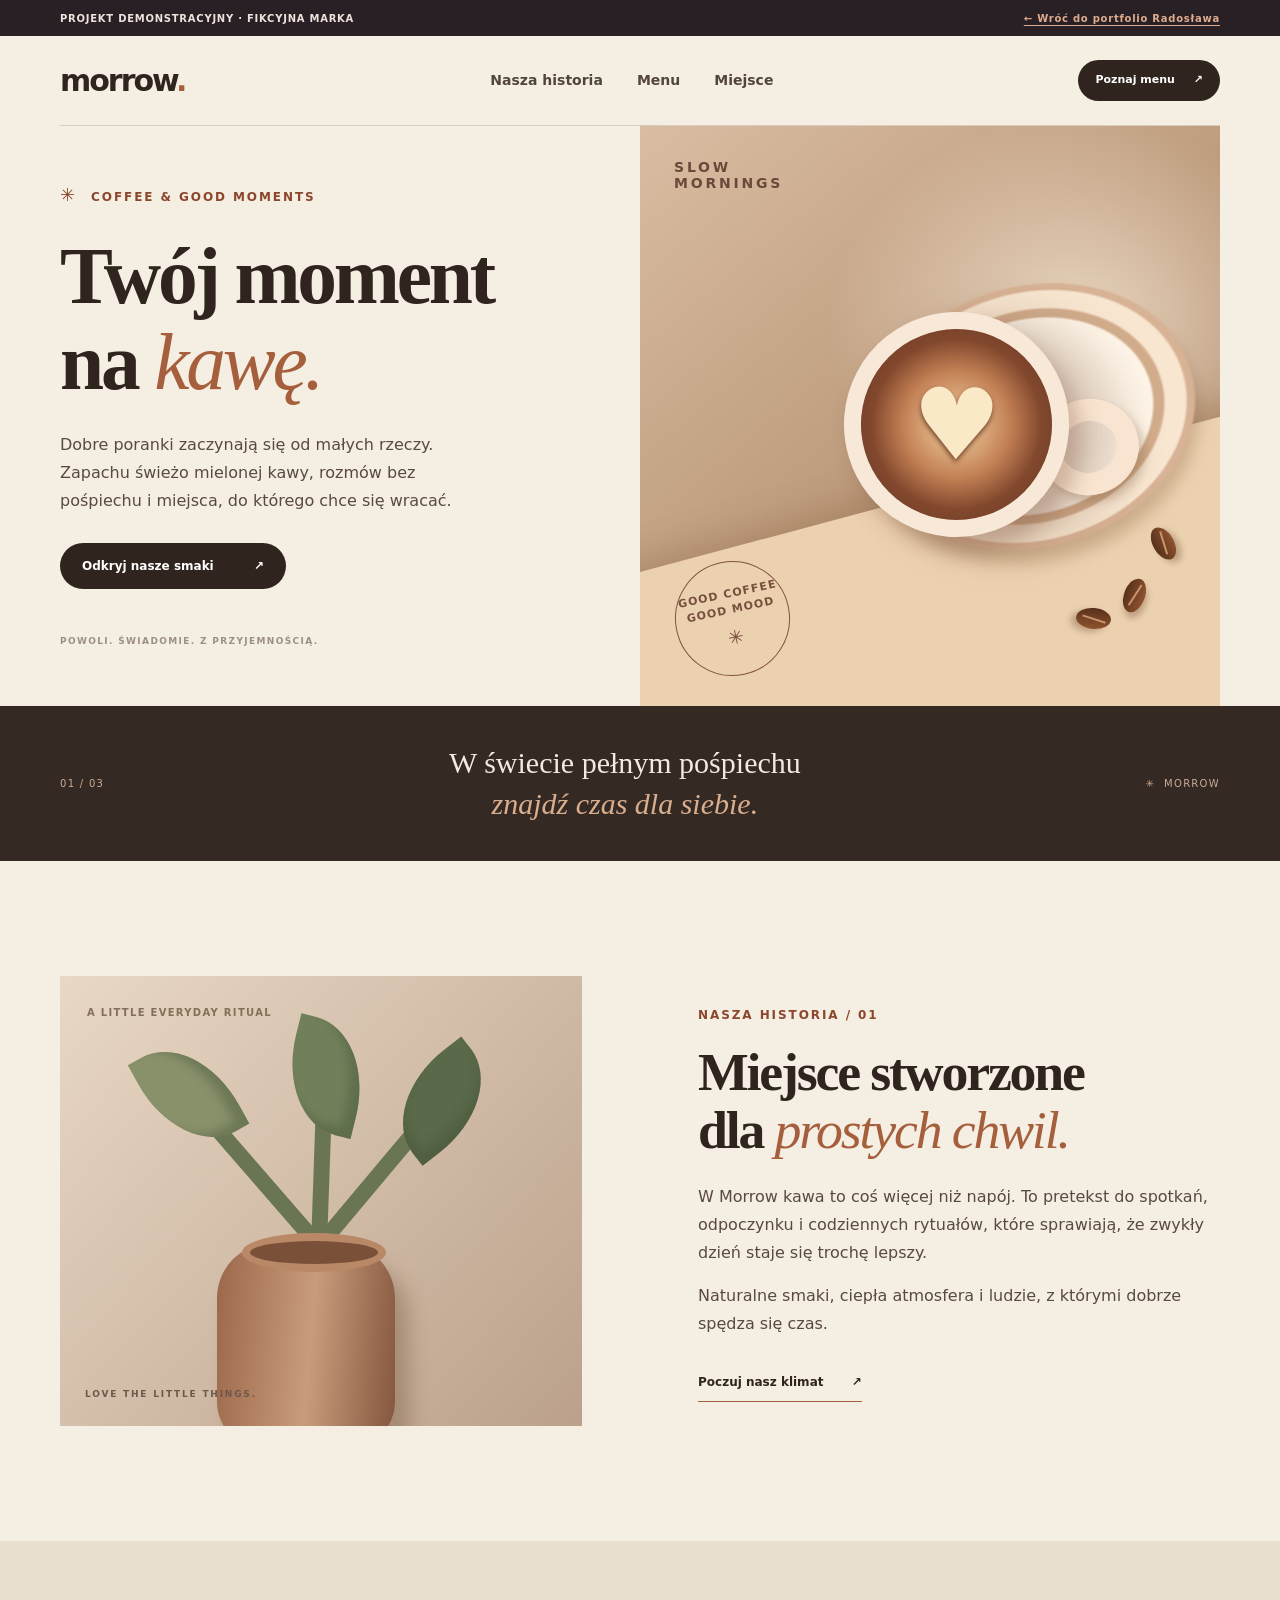
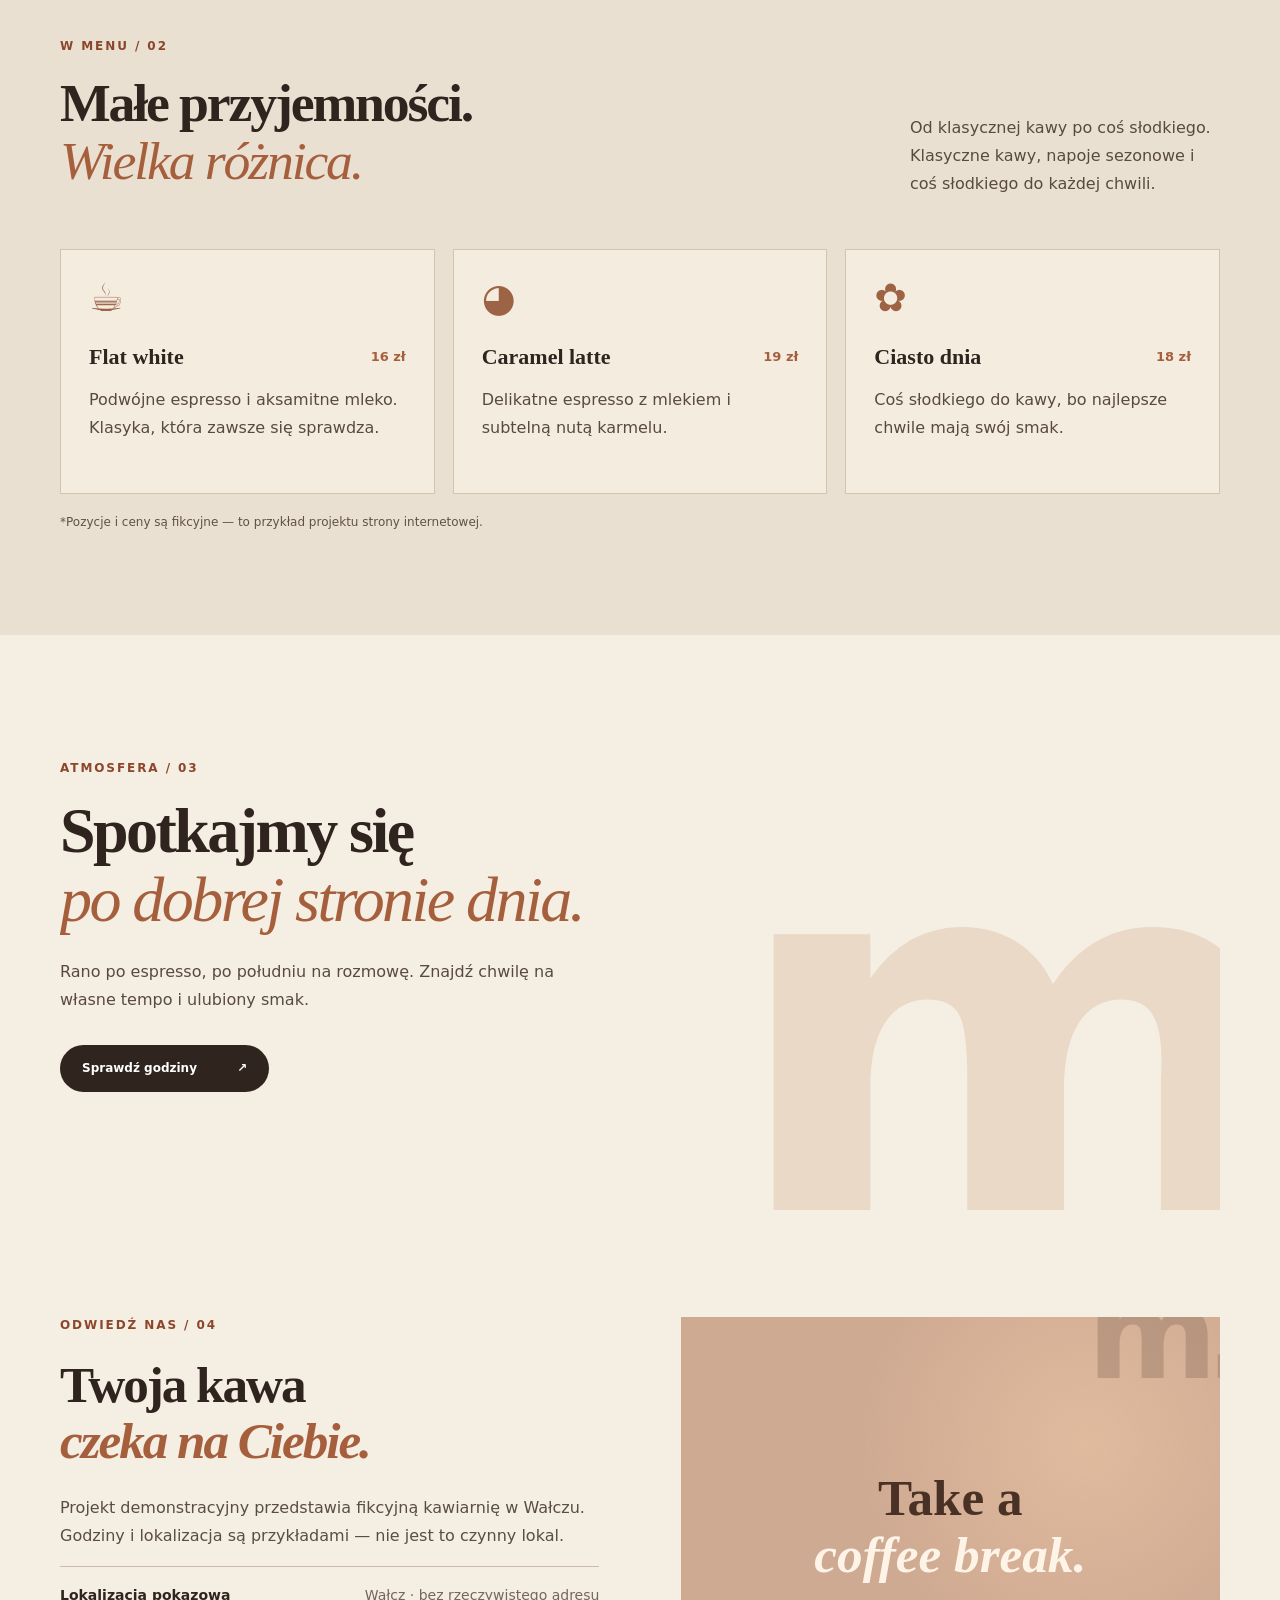
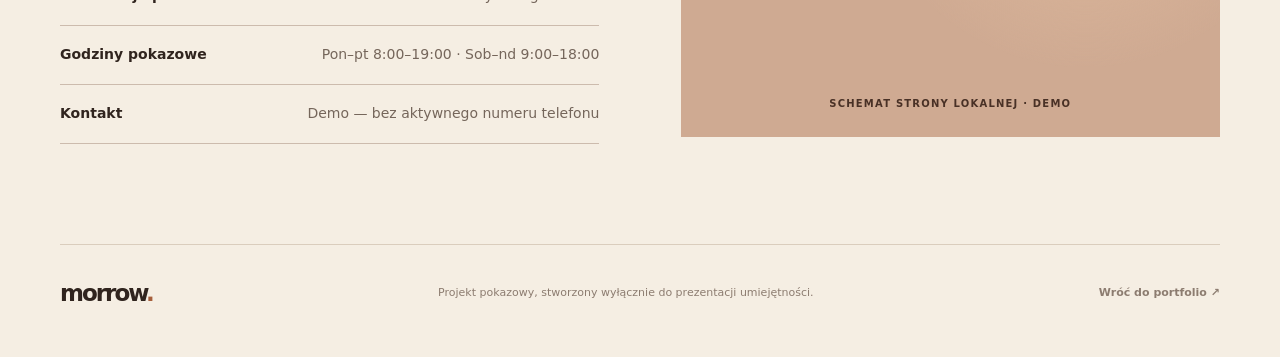
<file: demo-kawiarnia.html>
<!doctype html>
<html lang="pl">
<head>
  <meta charset="utf-8">
  <meta name="viewport" content="width=device-width, initial-scale=1">
  <meta name="theme-color" content="#f3e8da">
  <meta name="robots" content="noindex,follow">
  <meta name="description" content="Morrow — przykładowy projekt strony internetowej kawiarni. Projekt demonstracyjny Radosława Cisa.">
  <link rel="icon" type="image/svg+xml" href="assets/favicon.svg">
  <link rel="stylesheet" href="demo-kawiarnia.css">
  <title>Morrow — kawiarnia | projekt demonstracyjny</title>
</head>
<body><a class="skip" href="#main">Przejdź do treści</a>
<script type="application/ld+json">{
  "@context":"https://schema.org", "@type":"CafeOrCoffeeShop",
  "name":"Morrow — kawiarnia demonstracyjna",
  "description":"Fikcyjna kawiarnia w projekcie pokazowym strony internetowej.",
  "address":{"@type":"PostalAddress","addressLocality":"Wałcz","addressCountry":"PL"},
  "openingHoursSpecification":[{"@type":"OpeningHoursSpecification","dayOfWeek":["Monday","Tuesday","Wednesday","Thursday","Friday"],"opens":"08:00","closes":"19:00"},{"@type":"OpeningHoursSpecification","dayOfWeek":["Saturday","Sunday"],"opens":"09:00","closes":"18:00"}]
}</script>
  <div class="demo-notice"><span>PROJEKT DEMONSTRACYJNY · FIKCYJNA MARKA</span><a href="index.html#projekty">← Wróć do portfolio Radosława</a></div>
  <header class="site-head shell" id="start"><a href="#start" class="logo">morrow<span>.</span></a><nav aria-label="Nawigacja po stronie pokazowej"><a href="#historia">Nasza historia</a><a href="#menu">Menu</a><a href="#atmosfera">Miejsce</a></nav><a class="header-cta" href="#menu">Poznaj menu <span>↗</span></a></header>
  <main id="main">
    <section class="hero shell"><div class="hero-text"><div class="overline"><span class="sunburst">✳</span> COFFEE & GOOD MOMENTS</div><h1>Twój moment<br>na <em>kawę.</em></h1><p>Dobre poranki zaczynają się od małych rzeczy. Zapachu świeżo mielonej kawy, rozmów bez pośpiechu i miejsca, do którego chce się wracać.</p><a class="dark-btn" href="#menu">Odkryj nasze smaki <span aria-hidden="true">↗</span></a><div class="hero-bottom">POWOLI. ŚWIADOMIE. Z PRZYJEMNOŚCIĄ.</div></div><div class="hero-scene" aria-label="Artystyczna ilustracja filiżanki kawy"><div class="scene-background"></div><div class="scene-text">SLOW<br>MORNINGS</div><div class="scene-plate"></div><div class="scene-shadow"></div><div class="scene-handle"></div><div class="scene-cup"><div class="scene-coffee"><div class="scene-heart">♥</div></div></div><div class="bean bean1"></div><div class="bean bean2"></div><div class="bean bean3"></div><div class="circle-stamp">GOOD COFFEE<br>GOOD MOOD <span>✳</span></div></div></section>
    <div class="statement"><div class="shell statement-content"><span>01 / 03</span><p>W świecie pełnym pośpiechu<br><em>znajdź czas dla siebie.</em></p><span>✳&nbsp; MORROW</span></div></div>
    <section class="story shell" id="historia"><div class="story-art"><div class="art-top-label">A LITTLE EVERYDAY RITUAL</div><div class="art-leaf leaf-a"></div><div class="art-leaf leaf-b"></div><div class="art-leaf leaf-c"></div><div class="art-vase"></div><span>LOVE THE LITTLE THINGS.</span></div><div class="story-copy"><span class="section-label">NASZA HISTORIA / 01</span><h2>Miejsce stworzone<br>dla <em>prostych chwil.</em></h2><p>W Morrow kawa to coś więcej niż napój. To pretekst do spotkań, odpoczynku i codziennych rytuałów, które sprawiają, że zwykły dzień staje się trochę lepszy.</p><p>Naturalne smaki, ciepła atmosfera i ludzie, z którymi dobrze spędza się czas.</p><a class="underlined" href="#atmosfera">Poczuj nasz klimat <span>↗</span></a></div></section>
    <section class="menu-section" id="menu"><div class="shell"><div class="menu-head"><div><span class="section-label">W MENU / 02</span><h2>Małe przyjemności.<br><em>Wielka różnica.</em></h2></div><p>Od klasycznej kawy po coś słodkiego. Klasyczne kawy, napoje sezonowe i coś słodkiego do każdej chwili.</p></div><div class="menu-grid"><article><div class="menu-icon">☕</div><div class="menu-title"><h3>Flat white</h3><span>16 zł</span></div><p>Podwójne espresso i aksamitne mleko. Klasyka, która zawsze się sprawdza.</p></article><article><div class="menu-icon">◕</div><div class="menu-title"><h3>Caramel latte</h3><span>19 zł</span></div><p>Delikatne espresso z mlekiem i subtelną nutą karmelu.</p></article><article><div class="menu-icon">✿</div><div class="menu-title"><h3>Ciasto dnia</h3><span>18 zł</span></div><p>Coś słodkiego do kawy, bo najlepsze chwile mają swój smak.</p></article></div><p class="sample-note">*Pozycje i ceny są fikcyjne — to przykład projektu strony internetowej.</p></div></section>
    <section class="last-section shell" id="atmosfera"><span class="section-label">ATMOSFERA / 03</span><h2>Spotkajmy się<br><em>po dobrej stronie dnia.</em></h2><p>Rano po espresso, po południu na rozmowę. Znajdź chwilę na własne tempo i ulubiony smak.</p><a class="dark-btn" href="#odwiedz-nas">Sprawdź godziny <span>↗</span></a><div class="last-deco" aria-hidden="true">m.</div></section>
    <section class="visit shell" id="odwiedz-nas">
      <div class="visit-content"><span class="section-label">ODWIEDŹ NAS / 04</span><h2>Twoja kawa<br><em>czeka na Ciebie.</em></h2><p>Projekt demonstracyjny przedstawia fikcyjną kawiarnię w Wałczu. Godziny i lokalizacja są przykładami — nie jest to czynny lokal.</p>
        <div class="visit-row"><strong>Lokalizacja pokazowa</strong><span>Wałcz · bez rzeczywistego adresu</span></div>
        <div class="visit-row"><strong>Godziny pokazowe</strong><span>Pon–pt 8:00–19:00 · Sob–nd 9:00–18:00</span></div>
        <div class="visit-row"><strong>Kontakt</strong><span>Demo — bez aktywnego numeru telefonu</span></div>
      </div>
      <div class="visit-poster" aria-label="Dekoracyjny plakat kawiarni"><span>m.</span><strong>Take a<br><em>coffee break.</em></strong><small>SCHEMAT STRONY LOKALNEJ · DEMO</small></div>
    </section>
  </main>
  <footer class="demo-footer shell"><span class="logo">morrow<span>.</span></span><p>Projekt pokazowy, stworzony wyłącznie do prezentacji umiejętności.</p><a href="index.html">Wróć do portfolio ↗</a></footer>
</body>
</html>
</file>
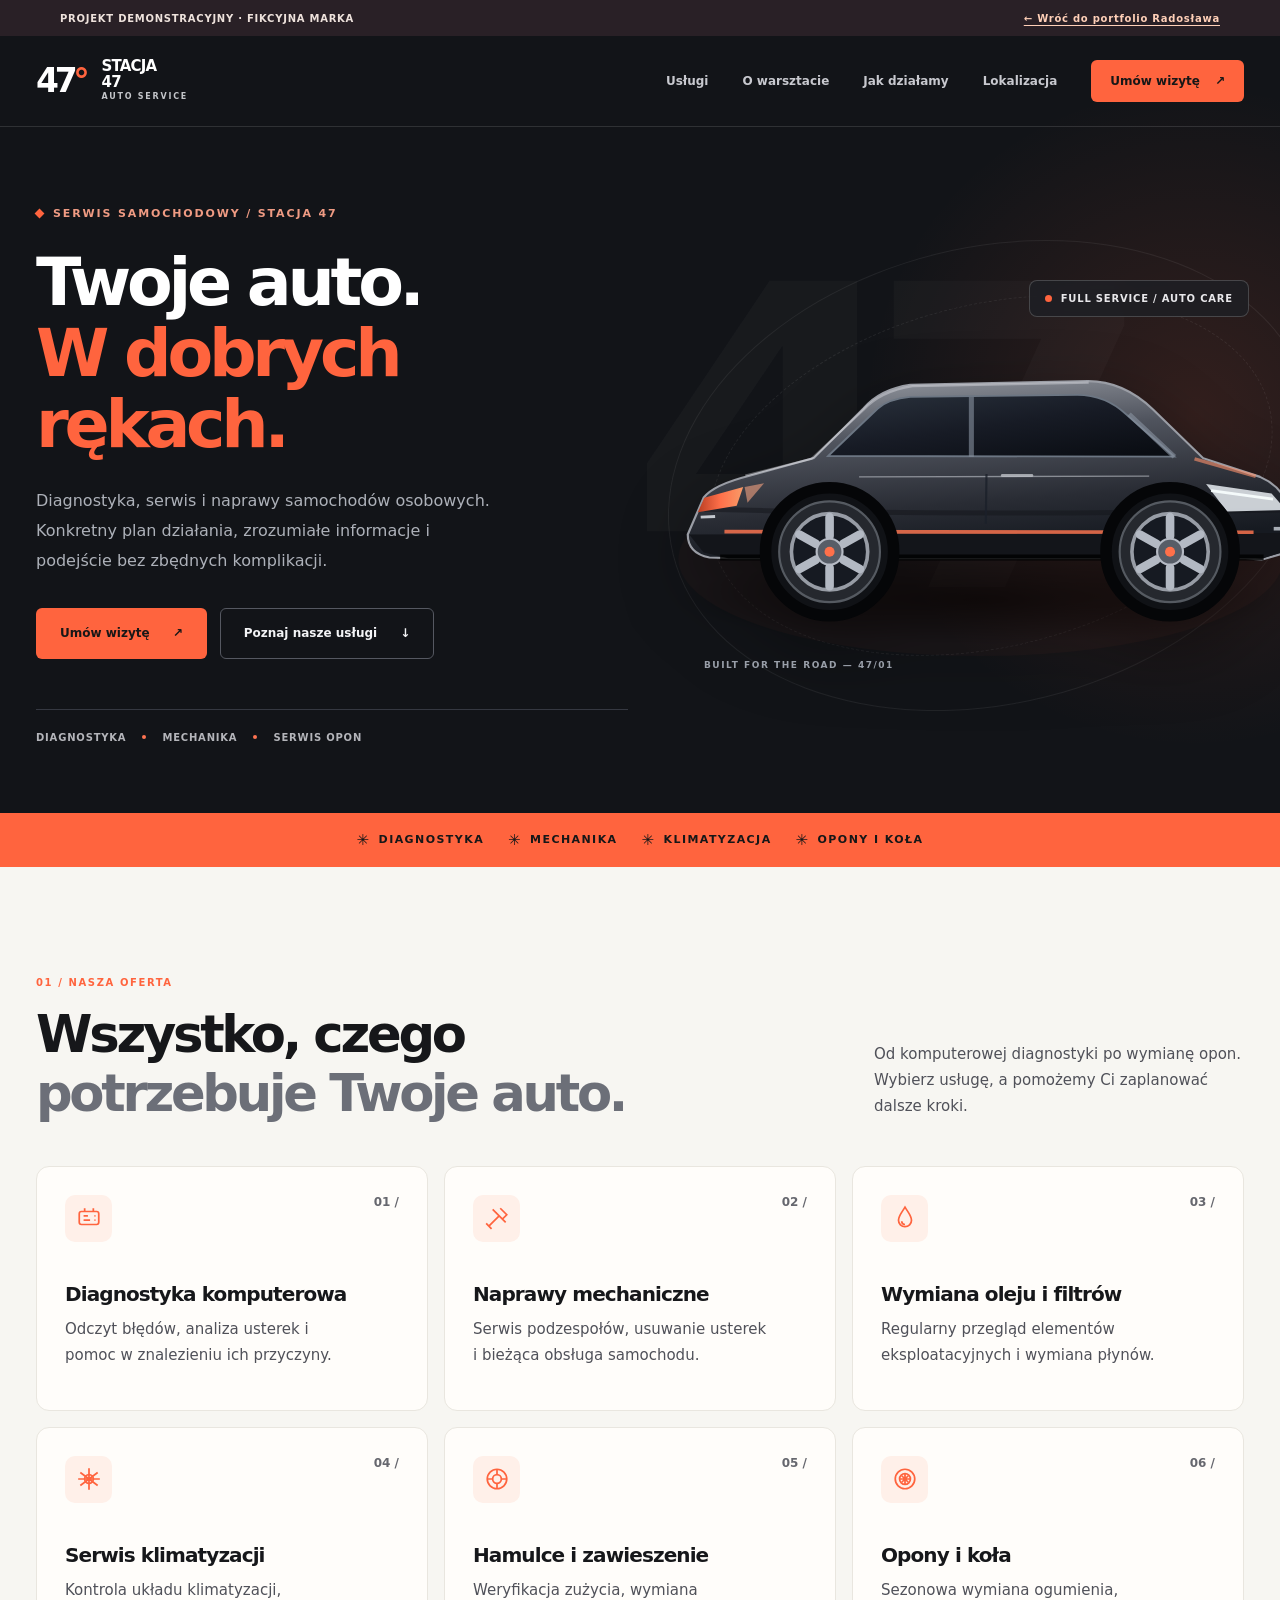
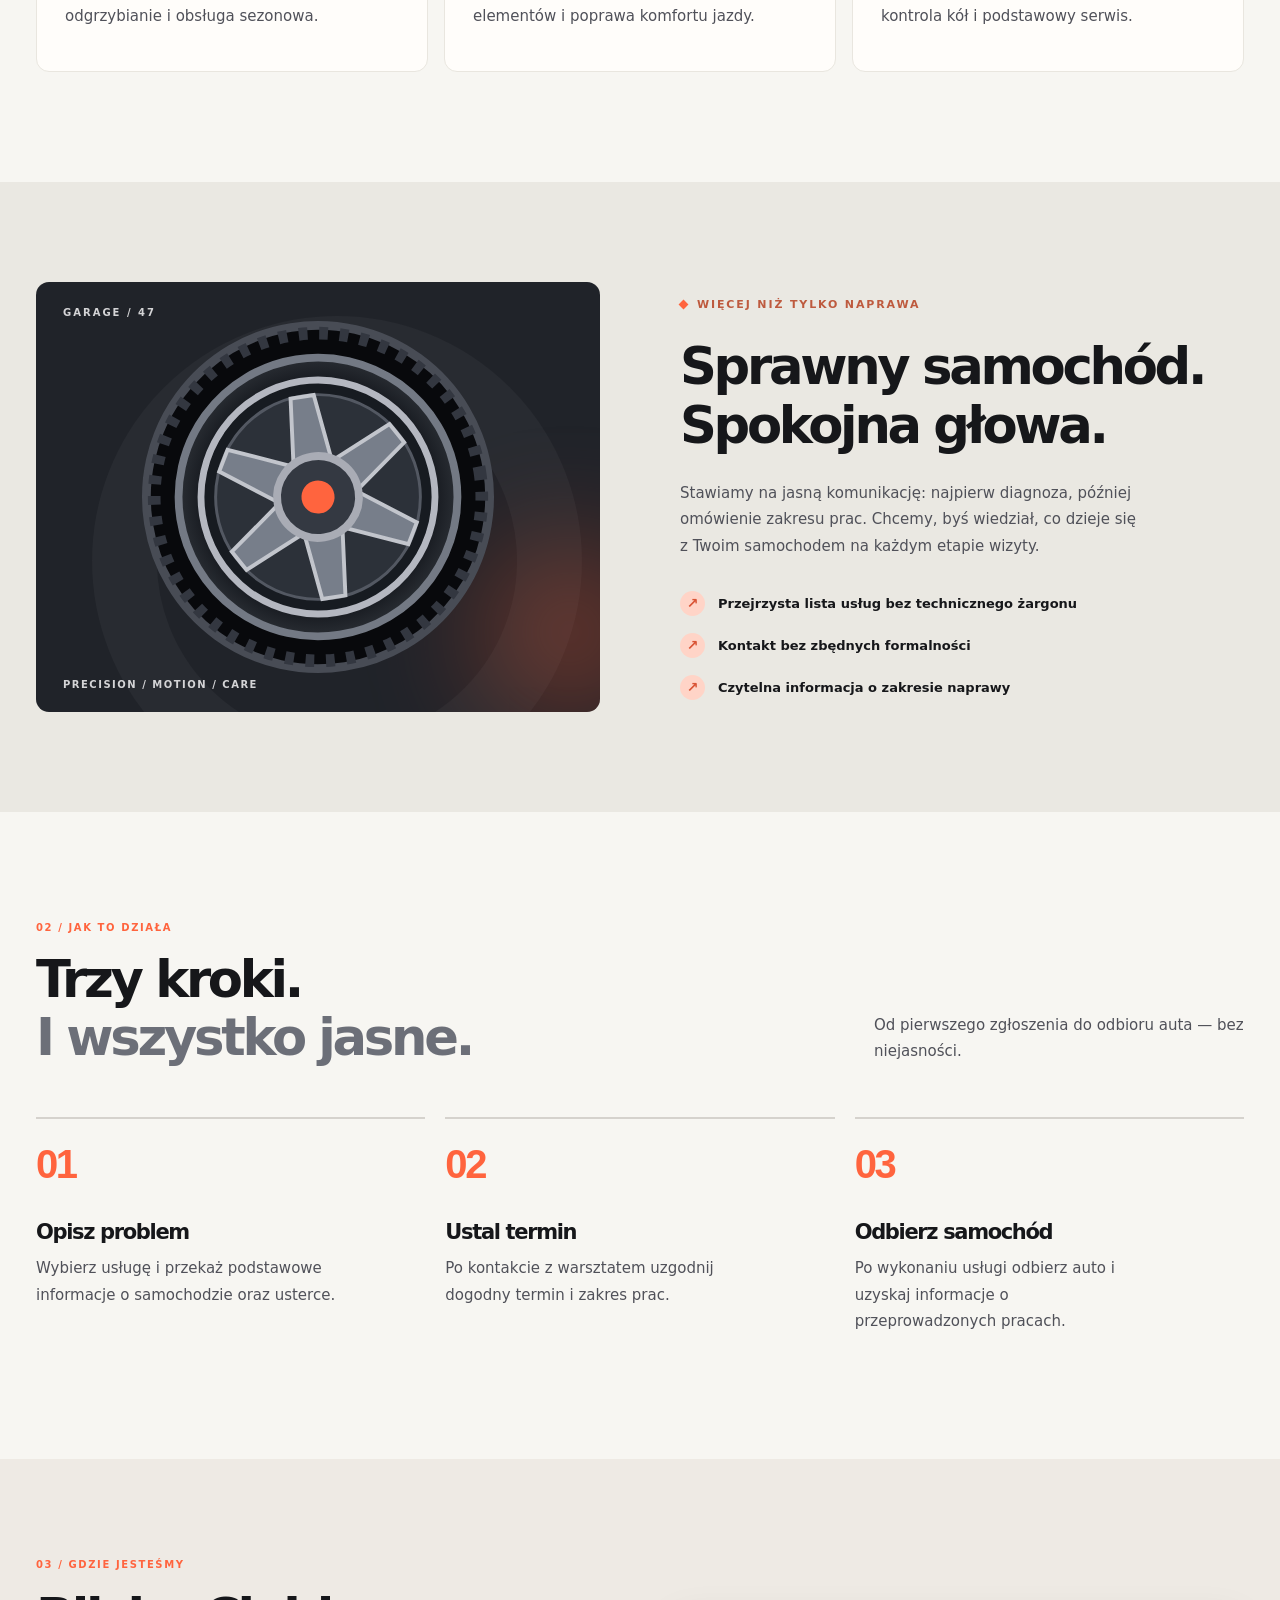
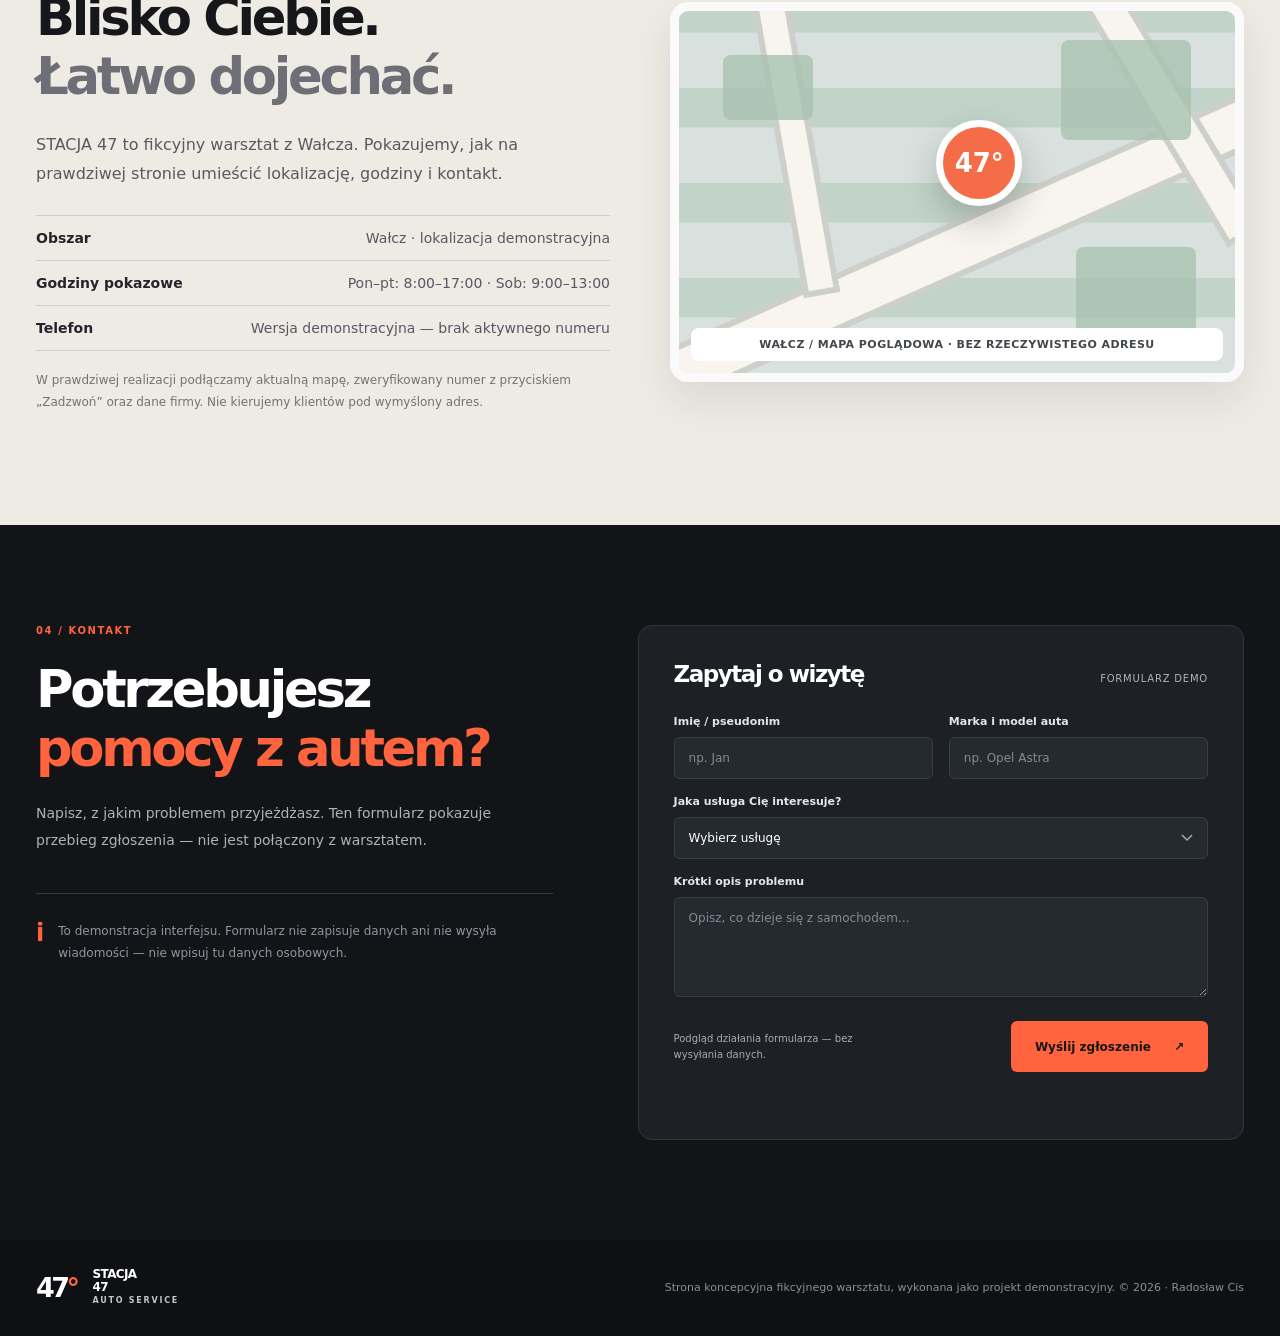
<file: demo-mechanik.html>
<!doctype html>
<html lang="pl">
<head>
  <meta charset="utf-8">
  <meta name="viewport" content="width=device-width, initial-scale=1">
  <meta name="theme-color" content="#121418">
  <meta name="robots" content="noindex,follow">
  <link rel="icon" href="assets/favicon.svg" type="image/svg+xml">
  <!-- Przykładowe dane uporządkowane fikcyjnej marki. Demo jest oznaczone noindex. -->
  <script type="application/ld+json">{
    "@context":"https://schema.org", "@type":"AutoRepair",
    "name":"STACJA 47 — warsztat demonstracyjny",
    "description":"Przykładowy warsztat samochodowy — fikcyjna marka w projekcie portfolio.",
    "address":{"@type":"PostalAddress", "addressLocality":"Wałcz", "addressCountry":"PL"},
    "openingHoursSpecification":[
      {"@type":"OpeningHoursSpecification","dayOfWeek":["Monday","Tuesday","Wednesday","Thursday","Friday"],"opens":"08:00","closes":"17:00"},
      {"@type":"OpeningHoursSpecification","dayOfWeek":"Saturday","opens":"09:00","closes":"13:00"}
    ]
  }</script>
  <meta name="description" content="STACJA 47 – koncepcyjna strona internetowa warsztatu samochodowego. Projekt demonstracyjny Radosława Cisa.">
  <link rel="stylesheet" href="demo-mechanik.css">
  <title>STACJA 47 — Warsztat samochodowy | Projekt demonstracyjny</title>
</head>
<body>
  <a class="skip" href="#main">Przejdź do treści</a>
  <div class="demo-notice"><span>PROJEKT DEMONSTRACYJNY · FIKCYJNA MARKA</span><a href="index.html#projekty">← Wróć do portfolio Radosława</a></div>
  <main id="main">
  <div class="dark-wrap">
    <header class="header">
      <div class="container header-inner">
        <a class="brand" href="#start" aria-label="Stacja 47, strona główna">
          <span class="brand-mark">47<span>°</span></span>
          <span class="brand-name">STACJA<br>47 <small>AUTO SERVICE</small></span>
        </a>
        <button class="menu-toggle" type="button" aria-label="Otwórz menu" aria-expanded="false" aria-controls="site-navigation">☰</button>
        <nav class="nav" id="site-navigation" aria-label="Menu główne">
          <a href="#uslugi">Usługi</a>
          <a href="#o-nas">O warsztacie</a>
          <a href="#jak-dzialamy">Jak działamy</a><a href="#lokalizacja">Lokalizacja</a>
          <a class="nav-button" href="#kontakt">Umów wizytę <span aria-hidden="true">↗</span></a>
        </nav>
      </div>
    </header>
      <section class="hero container" id="start">
        <div class="hero-copy">
          <span class="eyebrow">SERWIS SAMOCHODOWY / STACJA 47</span>
          <h1>Twoje auto.<br><em>W dobrych<br>rękach.</em></h1>
          <p class="hero-description">Diagnostyka, serwis i naprawy samochodów osobowych. Konkretny plan działania, zrozumiałe informacje i podejście bez zbędnych komplikacji.</p>
          <div class="button-row">
            <a class="button button-primary" href="#kontakt">Umów wizytę <span aria-hidden="true">↗</span></a>
            <a class="button button-secondary" href="#uslugi">Poznaj nasze usługi <span aria-hidden="true">↓</span></a>
          </div>
          <div class="hero-trust"><span>DIAGNOSTYKA</span><i aria-hidden="true"></i><span>MECHANIKA</span><i aria-hidden="true"></i><span>SERWIS OPON</span></div>
        </div>
        <div class="hero-visual" aria-label="Ilustracja nowoczesnego samochodu">
          <div class="visual-orbit" aria-hidden="true"></div>
          <div class="visual-tag"><b></b> FULL SERVICE / AUTO CARE</div>
          <svg class="car-art" viewBox="0 0 960 610" role="img" aria-label="Stylizowana ilustracja samochodu">
            <defs>
              <linearGradient id="body" x1="0" y1="0" x2=".25" y2="1">
                <stop offset="0%" stop-color="#9b9fa7"/>
                <stop offset="38%" stop-color="#50545e"/>
                <stop offset="75%" stop-color="#292c34"/>
                <stop offset="100%" stop-color="#161a21"/>
              </linearGradient>
              <linearGradient id="windows" x1="0" y1="0" x2=".85" y2="1"><stop offset="0" stop-color="#2a323d"/><stop offset=".52" stop-color="#171b25"/><stop offset="1" stop-color="#0a0d13"/></linearGradient>
              <linearGradient id="orangeBand" x1="0" y1="0" x2="1" y2="0"><stop offset="0" stop-color="#ba3e23"/><stop offset=".5" stop-color="#ff704a"/><stop offset="1" stop-color="#f89b68"/></linearGradient>
              <radialGradient id="shadow"><stop offset="0" stop-color="#000" stop-opacity=".9"/><stop offset="1" stop-color="#000" stop-opacity="0"/></radialGradient>
            </defs>
            <ellipse cx="484" cy="482" rx="420" ry="60" fill="url(#shadow)" opacity=".65"/>
            <ellipse cx="490" cy="425" rx="420" ry="135" fill="#d86143" opacity=".035"/>
            <path d="M83 391 L105 340 Q118 322 170 309 L258 285 L327 216 Q350 189 392 183 L639 178 Q688 178 729 217 L799 285 L878 311 Q904 322 916 347 L927 387 Q929 406 915 416 L880 426 L858 424 L143 424 L113 423 Q83 417 83 391Z" fill="url(#body)" stroke="#9a9da5" stroke-width="3"/>
            <path d="M278 282 L347 216 Q362 203 392 200 L624 197 Q663 197 692 224 L759 283Z" fill="url(#windows)" stroke="#6c7683" stroke-width="2.5"/>
            <path d="M477 200 L477 283 M696 224 L759 283" stroke="#8993a1" stroke-width="7" opacity=".6"/>
            <path d="M106 356 Q490 366 907 357" fill="none" stroke="#15171c" stroke-width="7" opacity=".55"/>
            <path d="M85 391 L926 389 L913 414 L883 424 L139 424 L105 416Z" fill="#13151a"/>
            <path d="M134 387 L869 388" stroke="#ff754f" stroke-width="5" opacity=".82"/>
            <path d="M321 311 L724 310" stroke="#c7cbd2" opacity=".58" stroke-width="2"/>
            <path d="M498 307 L497 376" stroke="#1b202a" stroke-width="3" opacity=".8"/>
            <path d="M520 309 L561 309" stroke="#dadde2" stroke-width="4" stroke-linecap="round" opacity=".65"/>
            <path d="M803 321 L894 334 L914 357 L832 359 Z" fill="#d3d8de" opacity=".95"/>
            <path d="M810 330 L896 342" stroke="#f9ffff" stroke-width="4" opacity=".9"/>
            <path d="M106 340 L160 325 L151 351 L97 360" fill="url(#orangeBand)"/>
            <path d="M162 325 L189 320 L166 347" fill="#f3a181" opacity=".6"/>
            <path d="M128 423 L883 423" stroke="#000" stroke-width="8" opacity=".8"/>
            <g transform="translate(280 415)">
              <circle r="89" fill="#101216" stroke="#050608" stroke-width="16"/>
              <circle r="70" fill="#25282e" stroke="#555a61" stroke-width="3"/>
              <circle r="53" fill="#161a22" stroke="#979ca5" stroke-width="5"/>
              <g stroke="#b3b9c3" stroke-width="12" stroke-linecap="round">
                <path d="M0 -48 L0 -22 M42 -24 L19 -11 M42 24 L19 11 M0 48 L0 22 M-42 24 L-19 11 M-42 -24 L-19 -11"/>
              </g>
              <circle r="18" fill="#575d67" stroke="#b5bac4" stroke-width="3"/>
              <circle r="7" fill="#ff704a"/>
            </g>
            <g transform="translate(753 415)">
              <circle r="89" fill="#101216" stroke="#050608" stroke-width="16"/>
              <circle r="70" fill="#25282e" stroke="#555a61" stroke-width="3"/>
              <circle r="53" fill="#161a22" stroke="#979ca5" stroke-width="5"/>
              <g stroke="#b3b9c3" stroke-width="12" stroke-linecap="round">
                <path d="M0 -48 L0 -22 M42 -24 L19 -11 M42 24 L19 11 M0 48 L0 22 M-42 24 L-19 11 M-42 -24 L-19 -11"/>
              </g>
              <circle r="18" fill="#575d67" stroke="#b5bac4" stroke-width="3"/>
              <circle r="7" fill="#ff704a"/>
            </g>
            <path d="M163 309 L255 286 L327 218 Q351 192 395 185 L640 180" fill="none" stroke="#f1f2f5" stroke-opacity=".36" stroke-width="3"/>
            <path d="M787 286 L872 310" stroke="#ff926c" opacity=".6" stroke-width="5"/>
            <path d="M101 367 L121 366" stroke="#c4c8cf" stroke-width="4"/>
            <path d="M897 383 L920 383" stroke="#a7adb5" stroke-width="5"/>
          </svg>
          <span class="visual-number">BUILT FOR THE ROAD — 47/01</span>
        </div>
      </section>
  </div>
  <div class="service-strip" aria-label="Główne usługi"><div class="container strip-inner"><span>DIAGNOSTYKA</span><span>MECHANIKA</span><span>KLIMATYZACJA</span><span>OPONY I KOŁA</span></div></div>
  <section class="section container" id="uslugi">
    <div class="section-top">
      <div><span class="section-kicker">01 / NASZA OFERTA</span><h2>Wszystko, czego<br><span>potrzebuje Twoje auto.</span></h2></div>
      <p>Od komputerowej diagnostyki po wymianę opon. Wybierz usługę, a pomożemy Ci zaplanować dalsze kroki.</p>
    </div>
    <div class="services">
      <article class="service">
        <div class="service-head"><div class="service-icon"><svg viewBox="0 0 24 24" fill="none" stroke="currentColor" stroke-width="1.6"><rect x="3" y="6" width="18" height="12" rx="2"/><path d="M7 10h4m-4 4h6m4-4h1m-1 4h1M8 6V3m8 3V3"/></svg></div><span class="service-id">01 /</span></div>
        <h3>Diagnostyka komputerowa</h3><p>Odczyt błędów, analiza usterek i pomoc w znalezieniu ich przyczyny.</p>
      </article>
      <article class="service">
        <div class="service-head"><div class="service-icon"><svg viewBox="0 0 24 24" fill="none" stroke="currentColor" stroke-width="1.6"><path d="m4 20 10-10M8 4l12 12M15 3l6 6-4 4-6-6M2 17l5 5"/></svg></div><span class="service-id">02 /</span></div>
        <h3>Naprawy mechaniczne</h3><p>Serwis podzespołów, usuwanie usterek i bieżąca obsługa samochodu.</p>
      </article>
      <article class="service">
        <div class="service-head"><div class="service-icon"><svg viewBox="0 0 24 24" fill="none" stroke="currentColor" stroke-width="1.6"><path d="M12 2c3 5 6 8 6 12a6 6 0 0 1-12 0c0-4 3-7 6-12Z"/><path d="M9 15c0 2 1 3 3 3"/></svg></div><span class="service-id">03 /</span></div>
        <h3>Wymiana oleju i filtrów</h3><p>Regularny przegląd elementów eksploatacyjnych i wymiana płynów.</p>
      </article>
      <article class="service">
        <div class="service-head"><div class="service-icon"><svg viewBox="0 0 24 24" fill="none" stroke="currentColor" stroke-width="1.6"><path d="M12 2v20M4 6l16 12M20 6 4 18M2 12h20"/><circle cx="12" cy="12" r="4"/></svg></div><span class="service-id">04 /</span></div>
        <h3>Serwis klimatyzacji</h3><p>Kontrola układu klimatyzacji, odgrzybianie i obsługa sezonowa.</p>
      </article>
      <article class="service">
        <div class="service-head"><div class="service-icon"><svg viewBox="0 0 24 24" fill="none" stroke="currentColor" stroke-width="1.6"><circle cx="12" cy="12" r="9"/><circle cx="12" cy="12" r="4"/><path d="M12 3v5m0 8v5M3 12h5m8 0h5"/></svg></div><span class="service-id">05 /</span></div>
        <h3>Hamulce i zawieszenie</h3><p>Weryfikacja zużycia, wymiana elementów i poprawa komfortu jazdy.</p>
      </article>
      <article class="service">
        <div class="service-head"><div class="service-icon"><svg viewBox="0 0 24 24" fill="none" stroke="currentColor" stroke-width="1.6"><circle cx="12" cy="12" r="9"/><circle cx="12" cy="12" r="5"/><path d="M12 7v10m-5-5h10m-8-3 6 6m0-6-6 6"/></svg></div><span class="service-id">06 /</span></div>
        <h3>Opony i koła</h3><p>Sezonowa wymiana ogumienia, kontrola kół i podstawowy serwis.</p>
      </article>
    </div>
  </section>
  <section class="experience" id="o-nas">
    <div class="container experience-grid">
      <div class="experience-graphic" aria-label="Grafika felgi samochodowej">
        <span class="graphic-corner">GARAGE / 47</span>
        <svg class="tire-art" viewBox="0 0 400 400" role="img" aria-label="Schemat koła z felgą">
          <defs><radialGradient id="tireG"><stop offset="0" stop-color="#454950"/><stop offset=".48" stop-color="#292c31"/><stop offset=".8" stop-color="#14171d"/><stop offset="1" stop-color="#292d33"/></radialGradient></defs>
          <circle cx="200" cy="200" r="176" fill="#08090c" stroke="#484c55" stroke-width="9"/>
          <circle cx="200" cy="200" r="143" fill="url(#tireG)" stroke="#737984" stroke-width="8"/>
          <circle cx="200" cy="200" r="120" fill="#171b21" stroke="#b4b7c0" stroke-width="7"/>
          <circle cx="200" cy="200" r="105" fill="#2c3139" stroke="#535862" stroke-width="3"/>
          <g fill="#777e8a" stroke="#c2c5cc" stroke-width="4">
            <path d="M188 96h24l9 79-21 17-21-17Z"/>
            <path d="M188 96h24l9 79-21 17-21-17Z" transform="rotate(60 200 200)"/>
            <path d="M188 96h24l9 79-21 17-21-17Z" transform="rotate(120 200 200)"/>
            <path d="M188 96h24l9 79-21 17-21-17Z" transform="rotate(180 200 200)"/>
            <path d="M188 96h24l9 79-21 17-21-17Z" transform="rotate(240 200 200)"/>
            <path d="M188 96h24l9 79-21 17-21-17Z" transform="rotate(300 200 200)"/>
          </g>
          <circle cx="200" cy="200" r="42" fill="#343942" stroke="#a9acb5" stroke-width="8"/>
          <circle cx="200" cy="200" r="17" fill="#ff643e"/>
          <circle cx="200" cy="200" r="168" fill="none" stroke="#333740" stroke-width="13" stroke-dasharray="9 12"/>
        </svg>
        <span class="graphic-bottom">PRECISION / MOTION / CARE</span>
      </div>
      <div class="experience-copy">
        <span class="eyebrow">WIĘCEJ NIŻ TYLKO NAPRAWA</span>
        <h2>Sprawny samochód.<br>Spokojna głowa.</h2>
        <p>Stawiamy na jasną komunikację: najpierw diagnoza, później omówienie zakresu prac. Chcemy, byś wiedział, co dzieje się z Twoim samochodem na każdym etapie wizyty.</p>
        <ul class="experience-points">
          <li>Przejrzysta lista usług bez technicznego żargonu</li>
          <li>Kontakt bez zbędnych formalności</li>
          <li>Czytelna informacja o zakresie naprawy</li>
        </ul>
      </div>
    </div>
  </section>
  <section class="section container" id="jak-dzialamy">
    <div class="section-top">
      <div><span class="section-kicker">02 / JAK TO DZIAŁA</span><h2>Trzy kroki.<br><span>I wszystko jasne.</span></h2></div>
      <p>Od pierwszego zgłoszenia do odbioru auta — bez niejasności.</p>
    </div>
    <div class="steps">
      <div class="step"><span class="step-number">01</span><h3>Opisz problem</h3><p>Wybierz usługę i przekaż podstawowe informacje o samochodzie oraz usterce.</p></div>
      <div class="step"><span class="step-number">02</span><h3>Ustal termin</h3><p>Po kontakcie z warsztatem uzgodnij dogodny termin i zakres prac.</p></div>
      <div class="step"><span class="step-number">03</span><h3>Odbierz samochód</h3><p>Po wykonaniu usługi odbierz auto i uzyskaj informacje o przeprowadzonych pracach.</p></div>
    </div>
  </section>
  <section class="visit-section" id="lokalizacja">
    <div class="container visit-grid">
      <div class="visit-copy">
        <span class="section-kicker">03 / GDZIE JESTEŚMY</span>
        <h2>Blisko Ciebie.<br><span>Łatwo dojechać.</span></h2>
        <p>STACJA 47 to fikcyjny warsztat z Wałcza. Pokazujemy, jak na prawdziwej stronie umieścić lokalizację, godziny i kontakt.</p>
        <div class="visit-details"><div><b>Obszar</b><span>Wałcz · lokalizacja demonstracyjna</span></div><div><b>Godziny pokazowe</b><span>Pon–pt: 8:00–17:00 · Sob: 9:00–13:00</span></div><div><b>Telefon</b><span>Wersja demonstracyjna — brak aktywnego numeru</span></div></div>
        <p class="visit-tip">W prawdziwej realizacji podłączamy aktualną mapę, zweryfikowany numer z przyciskiem „Zadzwoń” oraz dane firmy. Nie kierujemy klientów pod wymyślony adres.</p>
      </div>
      <div class="demo-map" role="img" aria-label="Poglądowa grafika mapy fikcyjnego warsztatu, bez rzeczywistego adresu">
        <span class="map-road road-one"></span><span class="map-road road-two"></span><span class="map-road road-three"></span>
        <span class="map-block block-one"></span><span class="map-block block-two"></span><span class="map-block block-three"></span>
        <span class="map-pin">47°</span><span class="map-caption">WAŁCZ / MAPA POGLĄDOWA · BEZ RZECZYWISTEGO ADRESU</span>
      </div>
    </div>
  </section>
  <section class="contact-section" id="kontakt">
    <div class="container contact-grid">
      <div class="contact-copy">
        <span class="section-kicker">04 / KONTAKT</span>
        <h2>Potrzebujesz<br><span>pomocy z autem?</span></h2>
        <p>Napisz, z jakim problemem przyjeżdżasz. Ten formularz pokazuje przebieg zgłoszenia — nie jest połączony z warsztatem.</p>
        <div class="contact-note"><b>i</b><span>To demonstracja interfejsu. Formularz nie zapisuje danych ani nie wysyła wiadomości — nie wpisuj tu danych osobowych.</span></div>
      </div>
      <form class="contact-form" id="demo-form">
        <div class="form-heading"><h3>Zapytaj o wizytę</h3><span>FORMULARZ DEMO</span></div>
        <div class="form-grid">
          <div class="form-field"><label for="demo-name">Imię / pseudonim</label><input id="demo-name" name="name" type="text" placeholder="np. Jan" autocomplete="off" required maxlength="60"></div>
          <div class="form-field"><label for="demo-car">Marka i model auta</label><input id="demo-car" name="car" type="text" placeholder="np. Opel Astra" autocomplete="off" required maxlength="80"></div>
          <div class="form-field full"><label for="demo-service">Jaka usługa Cię interesuje?</label><select id="demo-service" name="service" required><option value="">Wybierz usługę</option><option>Diagnostyka komputerowa</option><option>Naprawy mechaniczne</option><option>Wymiana oleju i filtrów</option><option>Serwis klimatyzacji</option><option>Hamulce i zawieszenie</option><option>Opony i koła</option><option>Inne</option></select></div>
          <div class="form-field full"><label for="demo-message">Krótki opis problemu</label><textarea id="demo-message" name="message" placeholder="Opisz, co dzieje się z samochodem…" maxlength="500"></textarea></div>
        </div>
        <div class="form-bottom"><small>Podgląd działania formularza — bez wysyłania danych.</small><button type="submit" class="button button-primary">Wyślij zgłoszenie <span aria-hidden="true">↗</span></button></div>
        <div class="form-result" id="form-result" aria-live="polite"></div>
      </form>
    </div>
  </section>
  </main>
  <footer class="footer"><div class="container footer-inner"><a class="brand" href="#start"><span class="brand-mark">47<span>°</span></span><span class="brand-name">STACJA<br>47 <small>AUTO SERVICE</small></span></a><span class="footer-note">Strona koncepcyjna fikcyjnego warsztatu, wykonana jako projekt demonstracyjny. © <span id="year"></span> · Radosław Cis</span></div></footer>
  <script>
    const menuButton=document.querySelector('.menu-toggle');
    const nav=document.querySelector('#site-navigation');
    menuButton.addEventListener('click',()=>{
      const open=nav.classList.toggle('is-open');
      menuButton.setAttribute('aria-expanded',String(open));
      menuButton.setAttribute('aria-label',open?'Zamknij menu':'Otwórz menu');
      menuButton.textContent=open?'×':'☰';
    });
    nav.querySelectorAll('a').forEach(link=>link.addEventListener('click',()=>{
      nav.classList.remove('is-open');
      menuButton.setAttribute('aria-expanded','false');
      menuButton.setAttribute('aria-label','Otwórz menu');
      menuButton.textContent='☰';
    }));
    document.addEventListener('keydown',e=>{if(e.key==='Escape'&&nav.classList.contains('is-open')){nav.classList.remove('is-open');menuButton.setAttribute('aria-expanded','false');menuButton.setAttribute('aria-label','Otwórz menu');menuButton.textContent='☰';menuButton.focus()}});
    document.querySelector('#year').textContent=new Date().getFullYear();
    const demoForm=document.querySelector('#demo-form');
    demoForm.addEventListener('submit',event=>{
      event.preventDefault();
      if(!demoForm.reportValidity())return;
      document.querySelector('#form-result').textContent='To podgląd formularza — zgłoszenie nie zostało wysłane. Tak mógłby wyglądać komunikat potwierdzenia na prawdziwej stronie.';
    });
  </script>
</body>
</html>
</file>
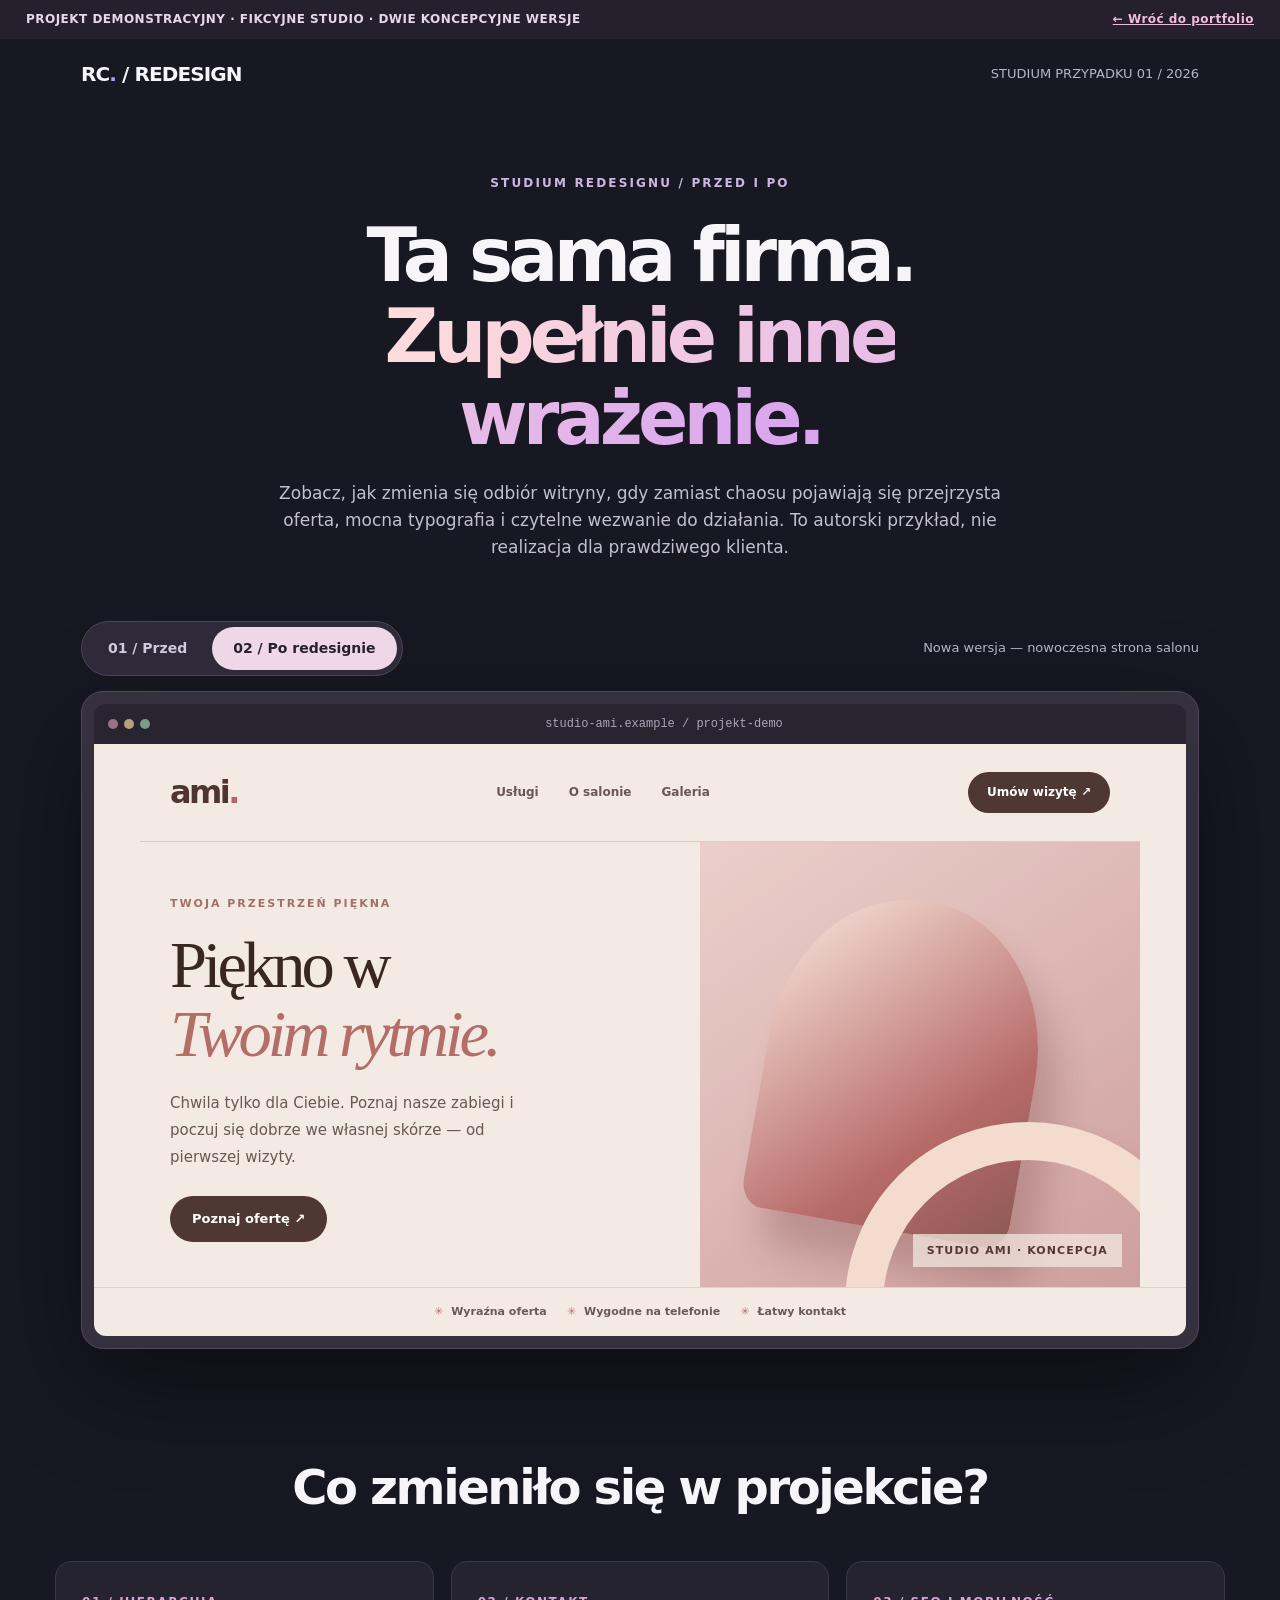
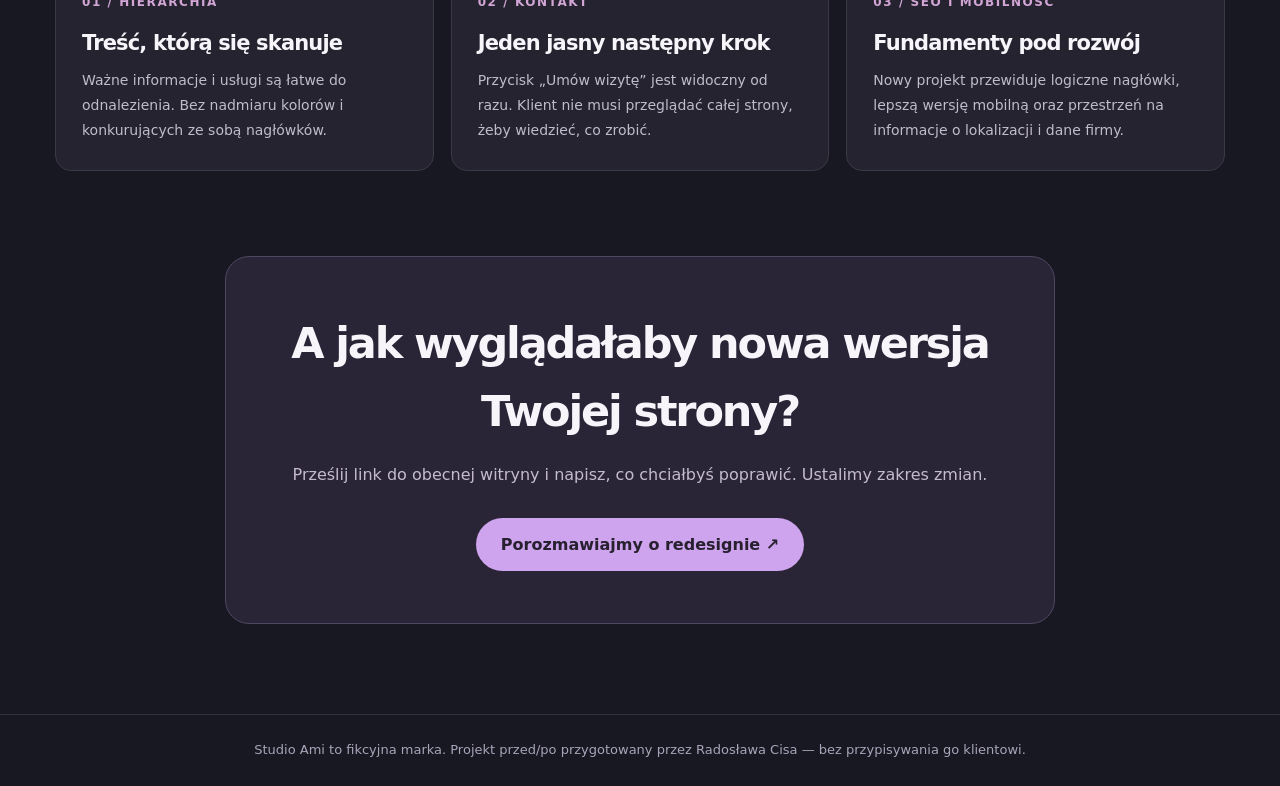
<file: demo-redesign.html>
<!doctype html>
<html lang="pl">
<head>
<meta charset="utf-8">
<meta name="viewport" content="width=device-width,initial-scale=1">
<meta name="theme-color" content="#1c1923">
<meta name="robots" content="noindex,follow">
<meta name="description" content="Porównanie przykładowej starej i odświeżonej strony salonu — projekt demonstracyjny Radosława Cisa.">
<link rel="icon" href="assets/favicon.svg" type="image/svg+xml">
<title>Studio Ami — przed i po | Projekt redesignu</title>
<style>
:root{--bg:#171821;--ink:#f7f5fa;--accent:#d9a9ef;--line:#393844}*{box-sizing:border-box}
html{scroll-behavior:smooth}body{margin:0;font-family:system-ui,-apple-system,'Segoe UI',sans-serif;background:var(--bg);color:var(--ink);line-height:1.6}a{color:inherit}button{font:inherit;cursor:pointer}button:focus-visible,a:focus-visible{outline:3px solid #a6c9ff;outline-offset:3px}.skip{position:absolute;top:-100px;left:15px;background:white;color:black;padding:10px;z-index:50}.skip:focus{top:10px}.wrap{max-width:1170px;padding-inline:26px;margin:auto}
.notice{display:flex;gap:16px;justify-content:space-between;padding:10px 26px;align-items:center;background:#25202b;color:#e8d7e9;font-size:12px;font-weight:700;letter-spacing:.04em}.notice a{color:#f1bddc}.nav{padding-block:19px;display:flex;justify-content:space-between;align-items:center;gap:15px}.brand{font-weight:900;font-size:20px;letter-spacing:-.045em}.brand span{color:#b4a0ff}.nav small{color:#b9b4c8;font-size:13px}.hero{text-align:center;padding:60px 0 35px}.eyebrow{font-size:12px;color:#cbb8e1;font-weight:800;letter-spacing:.18em}.hero h1{font-size:clamp(38px,5.8vw,75px);line-height:1.1;letter-spacing:-.065em;margin:20px auto 20px;max-width:850px}.hero h1 span{background:linear-gradient(100deg,#ffdddb,#d8a4ef);-webkit-background-clip:text;background-clip:text;color:transparent}.hero p{max-width:730px;margin:0 auto 25px;color:#c3bfd0;font-size:17px}.viewer-section{padding-bottom:40px}.viewer-toolbar{display:flex;align-items:center;justify-content:space-between;flex-wrap:wrap;gap:16px;margin-bottom:15px}.viewer-toolbar p{color:#b7b4c6;font-size:13px;margin:0}.segmented{display:flex;gap:4px;border-radius:100px;padding:5px;background:#2e2a39;border:1px solid #4e455a}.segmented button{border:0;background:transparent;color:#d3c9de;padding:10px 21px;border-radius:100px;font-weight:800;font-size:14px}.segmented button[aria-pressed=true]{background:#eed8e8;color:#26212d}.viewer{background:#34303d;border-radius:22px;padding:12px;border:1px solid #53475f;box-shadow:0 35px 100px #0006}.browser-bar{height:40px;display:flex;align-items:center;gap:6px;padding-inline:14px;background:#282531;border-radius:12px 12px 0 0}.browser-bar i{display:block;width:10px;height:10px;border-radius:50%;background:#9a7189}.browser-bar i:nth-child(2){background:#b8a078}.browser-bar i:nth-child(3){background:#789d8a}.browser-bar .url{margin:auto;color:#aaa5b6;font:12px ui-monospace,monospace}.screen{min-height:540px;background:#fff;overflow:hidden;border-radius:0 0 12px 12px}.old{font-family:Arial,sans-serif;color:#0a1743;background:#fff5cf;min-height:540px}.old-header{background:#dfc3f1;border-bottom:9px solid #b62b79;text-align:center;padding:11px}.old-header h2{font:bold 33px 'Comic Sans MS',Arial,sans-serif;color:#9b1a72;text-shadow:2px 2px #fff;margin:8px}.old-nav{padding:10px;background:linear-gradient(90deg,#faa8d1,#ecc1eb);display:flex;gap:15px;justify-content:center;color:#011da1;text-decoration:underline;font-size:13px;font-weight:bold;flex-wrap:wrap}.old-body{display:grid;grid-template-columns:1fr 220px;gap:24px;max-width:950px;margin:auto;padding:30px}.old h3{font:900 30px Arial,sans-serif;color:#d4116c;text-transform:uppercase;text-decoration:underline}.old p{font-size:15px;color:#323030}.old-blink{font-size:22px;color:#ff1f3d;font-weight:bold;background:#ffff55;padding:14px;display:inline-block;transform:rotate(-2deg)}.old-list{background:#f0e5ff;border:3px dotted #a12c8e;padding:14px 25px;margin:20px 0;color:#572269}.old-side{background:#fcd8eb;padding:15px;text-align:center;border:6px ridge #c393b1;color:#8c175b;font-size:14px}.old-side strong{display:block;font-size:22px}.old-side .old-banner{background:yellow;border:3px solid #f00;color:#d00;font-weight:900;padding:12px;margin:20px 0}.old-footer{text-align:center;background:#b62b79;color:#fff;padding:17px;font:12px Arial,sans-serif}
.new{background:#f4eae4;color:#392822;min-height:540px;font-family:system-ui,'Segoe UI',sans-serif}.new-head{display:flex;justify-content:space-between;align-items:center;max-width:1000px;margin:auto;padding:23px 30px;border-bottom:1px solid #decac3}.new-logo{font-size:32px;font-weight:800;letter-spacing:-.08em;color:#4e3531}.new-logo span{color:#b3676b}.new-links{display:flex;gap:30px;font-size:12px;font-weight:700;color:#675752}.new-book{background:#4f3734;color:#fff;padding:11px 19px;border-radius:30px;font-size:12px;font-weight:750}.new-hero{display:grid;grid-template-columns:56% 44%;max-width:1000px;margin:auto;min-height:400px}.new-copy{padding:53px 20px 45px 30px;position:relative;z-index:2}.new-eyebrow{font-size:11px;letter-spacing:.18em;font-weight:800;color:#a36f69}.new h3{font:500 clamp(45px,5.2vw,79px)/1.03 Georgia,serif;letter-spacing:-.06em;margin:19px 0 21px}.new h3 em{color:#b46e68}.new p{font-size:15px;color:#695752;line-height:1.8;max-width:370px}.new-button{display:inline-block;margin-top:10px;background:#4f3734;color:white;padding:13px 22px;border-radius:40px;font-weight:800;font-size:13px}.new-art{position:relative;background:linear-gradient(145deg,#ebcfca,#ce9f9f);overflow:hidden}.new-art::before{content:'';position:absolute;width:270px;height:330px;left:15%;top:13%;border-radius:48% 48% 8% 8%;background:linear-gradient(135deg,#fbe9e0,#b76b69 68%,#8c5855);transform:rotate(10deg);box-shadow:25px 35px 35px #5b29263b}.new-art::after{content:'';position:absolute;width:290px;height:290px;border:38px solid #f3dcce;border-radius:50%;left:33%;bottom:-45%;box-shadow:15px 15px 20px #6c3d3622}.new-badge{position:absolute;bottom:20px;right:18px;z-index:2;background:#f4e9e1bb;padding:8px 14px;font-size:11px;letter-spacing:.1em;font-weight:800;color:#583732}.new-qualities{display:flex;gap:20px;justify-content:center;flex-wrap:wrap;border-top:1px solid #e0d1c9;padding:15px 22px;font-size:11px;font-weight:700;color:#695a55}.new-qualities span:before{content:'✳';color:#b86f6a;margin-right:8px}
.screen .old,.screen .new{display:none}.viewer[data-view=old] .old,.viewer[data-view=new] .new{display:block}.comparison{padding:60px 0 85px}.comparison h2{text-align:center;font-size:clamp(30px,4vw,48px);letter-spacing:-.05em;margin:0 0 35px}.points{display:grid;grid-template-columns:repeat(3,1fr);gap:17px}.point{padding:26px;background:#24232f;border:1px solid #3b3847;border-radius:16px}.point b{font-size:12px;color:#d2a5d5;letter-spacing:.13em}.point h3{font-size:21px;margin:14px 0 7px;letter-spacing:-.04em}.point p{font-size:14px;color:#c1bccd;line-height:1.8;margin:0}.cta{margin:0 auto 90px;max-width:830px;text-align:center;background:#292537;border-radius:24px;padding:52px 30px;border:1px solid #504660}.cta h2{font-size:clamp(28px,4vw,43px);margin:0 0 16px;letter-spacing:-.05em}.cta p{color:#c5bbcf}.cta a{display:inline-block;background:#cda4ed;color:#27202f;text-decoration:none;padding:14px 25px;border-radius:50px;font-weight:800;margin-top:14px}footer{text-align:center;border-top:1px solid #353140;padding:25px;font-size:13px;color:#aaa4ba}
@media(max-width:780px){.old-body{grid-template-columns:1fr}.old-side{display:none}.new-hero{grid-template-columns:1fr 38%}.new-copy{padding:35px 18px}.new-head{padding:15px 18px}.new-links{display:none}.new h3{font-size:clamp(37px,6vw,52px)}.points{grid-template-columns:1fr}.comparison{padding-block:45px}.hero{padding-top:45px}}
@media(max-width:500px){.wrap{padding-inline:14px}.notice{flex-wrap:wrap;font-size:10px;padding:9px 14px}.nav small{display:none}.hero{padding-top:35px}.hero p{font-size:15px}.viewer-toolbar{align-items:stretch}.segmented{width:100%}.segmented button{flex:1}.viewer{padding:6px;border-radius:14px}.screen{min-height:450px}.old,.new{min-height:450px}.old-header h2{font-size:23px}.old-nav{font-size:10px;gap:9px}.old-body{padding:18px}.old h3{font-size:25px}.old-blink{font-size:17px}.new-hero{grid-template-columns:1fr}.new-art{display:none}.new-copy{padding:30px 19px 40px}.new h3{font-size:54px}.new-qualities{justify-content:flex-start;gap:8px;font-size:10px}.new-head{padding:12px 18px}.new-logo{font-size:27px}.new-book{padding:9px 14px}.cta{padding:35px 19px;margin-bottom:50px}}
@media(prefers-reduced-motion:reduce){html{scroll-behavior:auto}*{animation:none!important;transition:none!important}}
</style>
</head>
<body>
<a href="#main" class="skip">Przejdź do treści</a>
<div class="notice"><span>PROJEKT DEMONSTRACYJNY · FIKCYJNE STUDIO · DWIE KONCEPCYJNE WERSJE</span><a href="index.html#projekty">← Wróć do portfolio</a></div>
<header class="nav wrap"><div class="brand">RC<span>.</span> / REDESIGN</div><small>STUDIUM PRZYPADKU 01 / 2026</small></header>
<main id="main">
<section class="hero wrap"><span class="eyebrow">STUDIUM REDESIGNU / PRZED I PO</span><h1>Ta sama firma.<br><span>Zupełnie inne wrażenie.</span></h1><p>Zobacz, jak zmienia się odbiór witryny, gdy zamiast chaosu pojawiają się przejrzysta oferta, mocna typografia i czytelne wezwanie do działania. To autorski przykład, nie realizacja dla prawdziwego klienta.</p></section>
<section class="viewer-section wrap" aria-label="Interaktywne porównanie wersji strony"><div class="viewer-toolbar"><div class="segmented" role="group" aria-label="Wybierz wersję projektu"><button id="show-old" aria-controls="viewer" aria-pressed="false" type="button">01 / Przed</button><button id="show-new" aria-controls="viewer" aria-pressed="true" type="button">02 / Po redesignie</button></div><p id="version-caption" role="status" aria-live="polite">Nowa wersja — nowoczesna strona salonu</p></div>
<div class="viewer" id="viewer" data-view="new"><div class="browser-bar"><i></i><i></i><i></i><span class="url">studio-ami.example / projekt-demo</span></div><div class="screen">
<div class="old" aria-hidden="true"><div class="old-header"><h2>★ SALON PIĘKNOŚCI AMI ★</h2><small>WITAMY NA NASZEJ STRONIE!!!</small></div><div class="old-nav"><span>STRONA GŁÓWNA</span><span>O NAS</span><span>CENNIK</span><span>GALERIA ZDJĘĆ</span><span>KONTAKT</span></div><div class="old-body"><div><h3>WITAMY W NASZYM SALONIE!</h3><p>ZAPRASZAMY SERDECZNIE DO KORZYSTANIA Z NASZYCH USŁUG!!!</p><div class="old-blink">!!! SUPER PROMOCJE !!!</div><div class="old-list"><b>NASZE USŁUGI:</b><ul><li>Fryzjerstwo</li><li>Manicure i pedicure</li><li>Stylizacja brwi</li><li>Inne zabiegi</li></ul></div><p><u>Zadzwoń i dowiedz się więcej.</u> Zapraszamy serdecznie!!!</p></div><aside class="old-side"><strong>OFERTA</strong><p>Miła obsługa<br>Tanie usługi<br>Nowości!</p><div class="old-banner">PROMOCJA!!!<br>JUŻ TERAZ</div></aside></div><div class="old-footer">Wszelkie prawa zastrzeżone © Studio AMI · projekt demonstracyjny</div></div>
<div class="new" aria-hidden="false"><div class="new-head"><div class="new-logo">ami<span>.</span></div><nav class="new-links" aria-label="Wizualizacja nawigacji"><span>Usługi</span><span>O salonie</span><span>Galeria</span></nav><div class="new-book">Umów wizytę ↗</div></div><div class="new-hero"><div class="new-copy"><div class="new-eyebrow">TWOJA PRZESTRZEŃ PIĘKNA</div><h3>Piękno w<br><em>Twoim rytmie.</em></h3><p>Chwila tylko dla Ciebie. Poznaj nasze zabiegi i poczuj się dobrze we własnej skórze — od pierwszej wizyty.</p><span class="new-button">Poznaj ofertę ↗</span></div><div class="new-art"><span class="new-badge">STUDIO AMI · KONCEPCJA</span></div></div><div class="new-qualities"><span>Wyraźna oferta</span><span>Wygodne na telefonie</span><span>Łatwy kontakt</span></div></div>
</div></div></section>
<section class="comparison wrap"><h2>Co zmieniło się w projekcie?</h2><div class="points"><article class="point"><b>01 / HIERARCHIA</b><h3>Treść, którą się skanuje</h3><p>Ważne informacje i usługi są łatwe do odnalezienia. Bez nadmiaru kolorów i konkurujących ze sobą nagłówków.</p></article><article class="point"><b>02 / KONTAKT</b><h3>Jeden jasny następny krok</h3><p>Przycisk „Umów wizytę” jest widoczny od razu. Klient nie musi przeglądać całej strony, żeby wiedzieć, co zrobić.</p></article><article class="point"><b>03 / SEO I MOBILNOŚĆ</b><h3>Fundamenty pod rozwój</h3><p>Nowy projekt przewiduje logiczne nagłówki, lepszą wersję mobilną oraz przestrzeń na informacje o lokalizacji i dane firmy.</p></article></div></section>
<section class="cta wrap"><h2>A jak wyglądałaby nowa wersja Twojej strony?</h2><p>Prześlij link do obecnej witryny i napisz, co chciałbyś poprawić. Ustalimy zakres zmian.</p><a href="index.html#kontakt">Porozmawiajmy o redesignie ↗</a></section>
</main>
<footer>Studio Ami to fikcyjna marka. Projekt przed/po przygotowany przez Radosława Cisa — bez przypisywania go klientowi.</footer>
<script>
(()=>{const viewer=document.getElementById('viewer'),old=document.getElementById('show-old'),updated=document.getElementById('show-new'),status=document.getElementById('version-caption');function setView(view){viewer.dataset.view=view;old.setAttribute('aria-pressed',String(view==='old'));updated.setAttribute('aria-pressed',String(view==='new'));viewer.querySelector('.old').setAttribute('aria-hidden',String(view!=='old'));viewer.querySelector('.new').setAttribute('aria-hidden',String(view!=='new'));status.textContent=view==='old'?'Stara wersja — chaotyczny układ strony':'Nowa wersja — nowoczesna strona salonu'}old.addEventListener('click',()=>setView('old'));updated.addEventListener('click',()=>setView('new'));})();
</script>
</body></html>
</file>
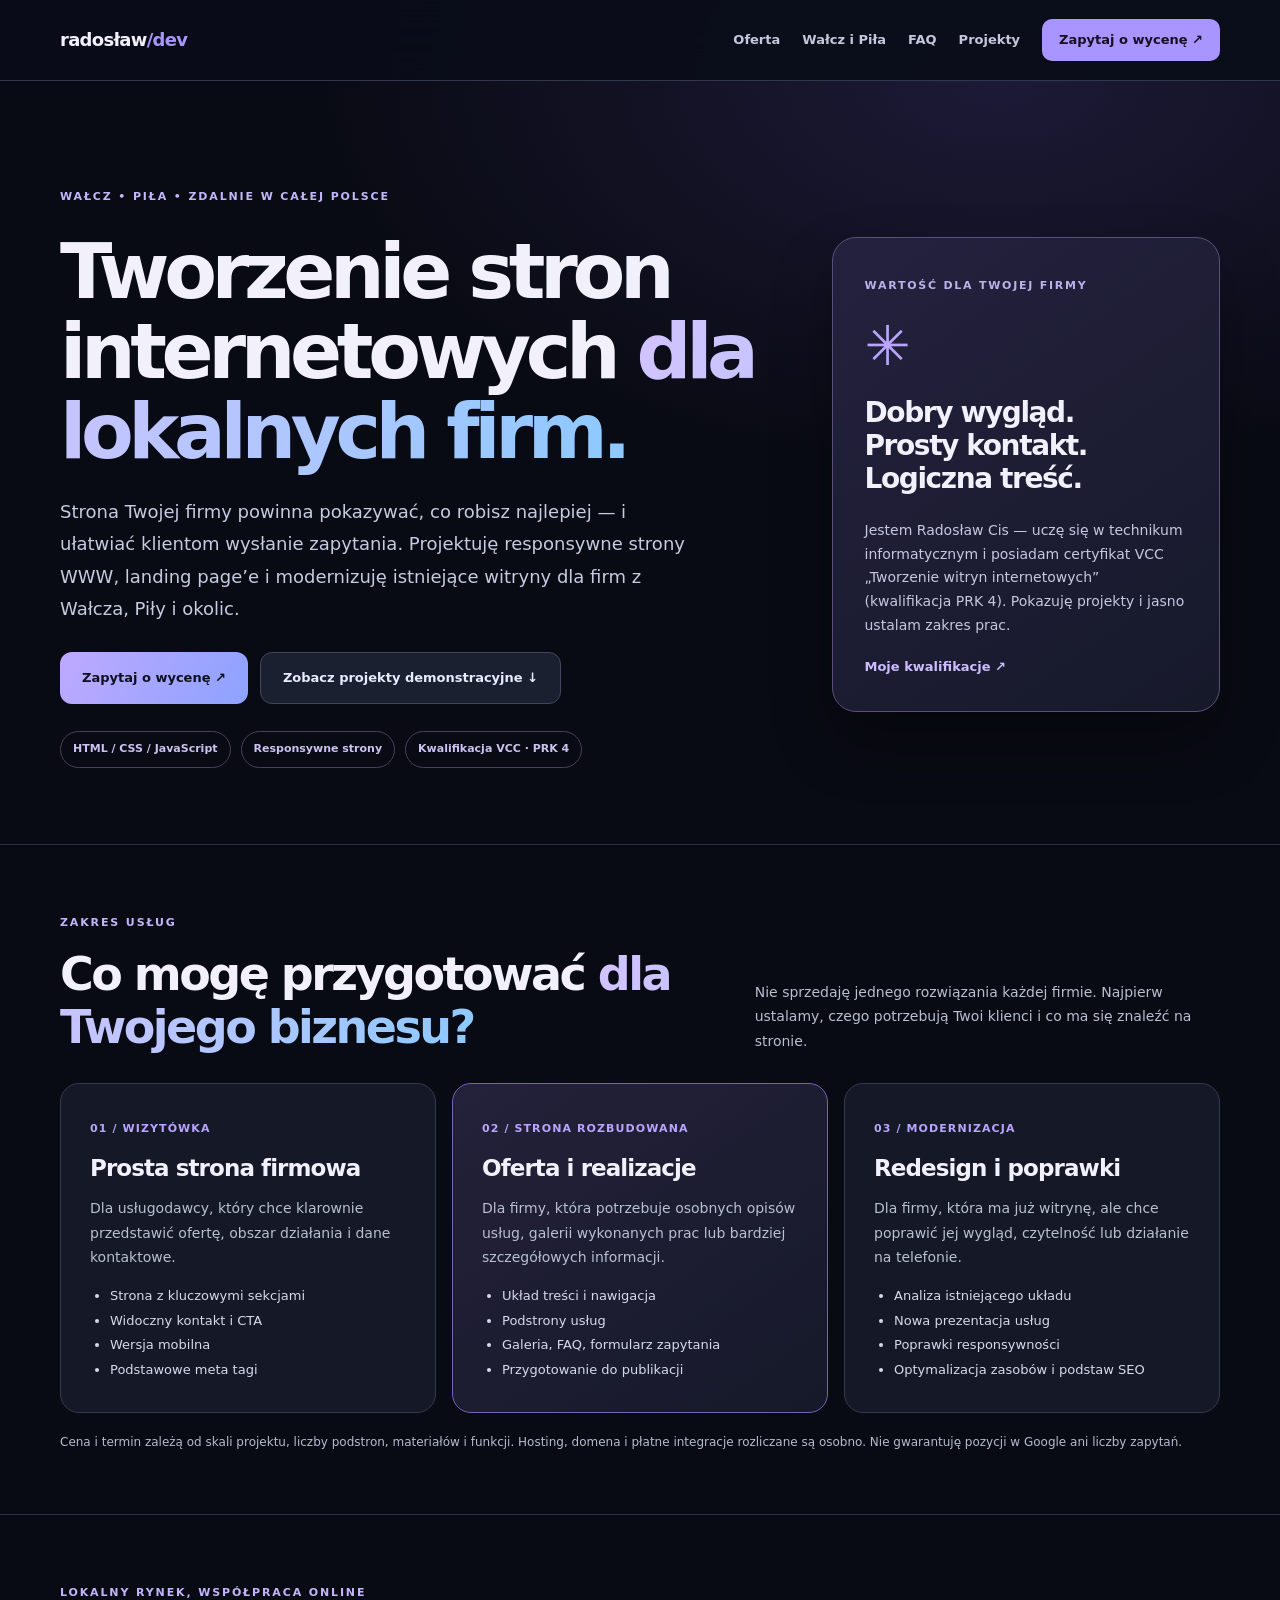
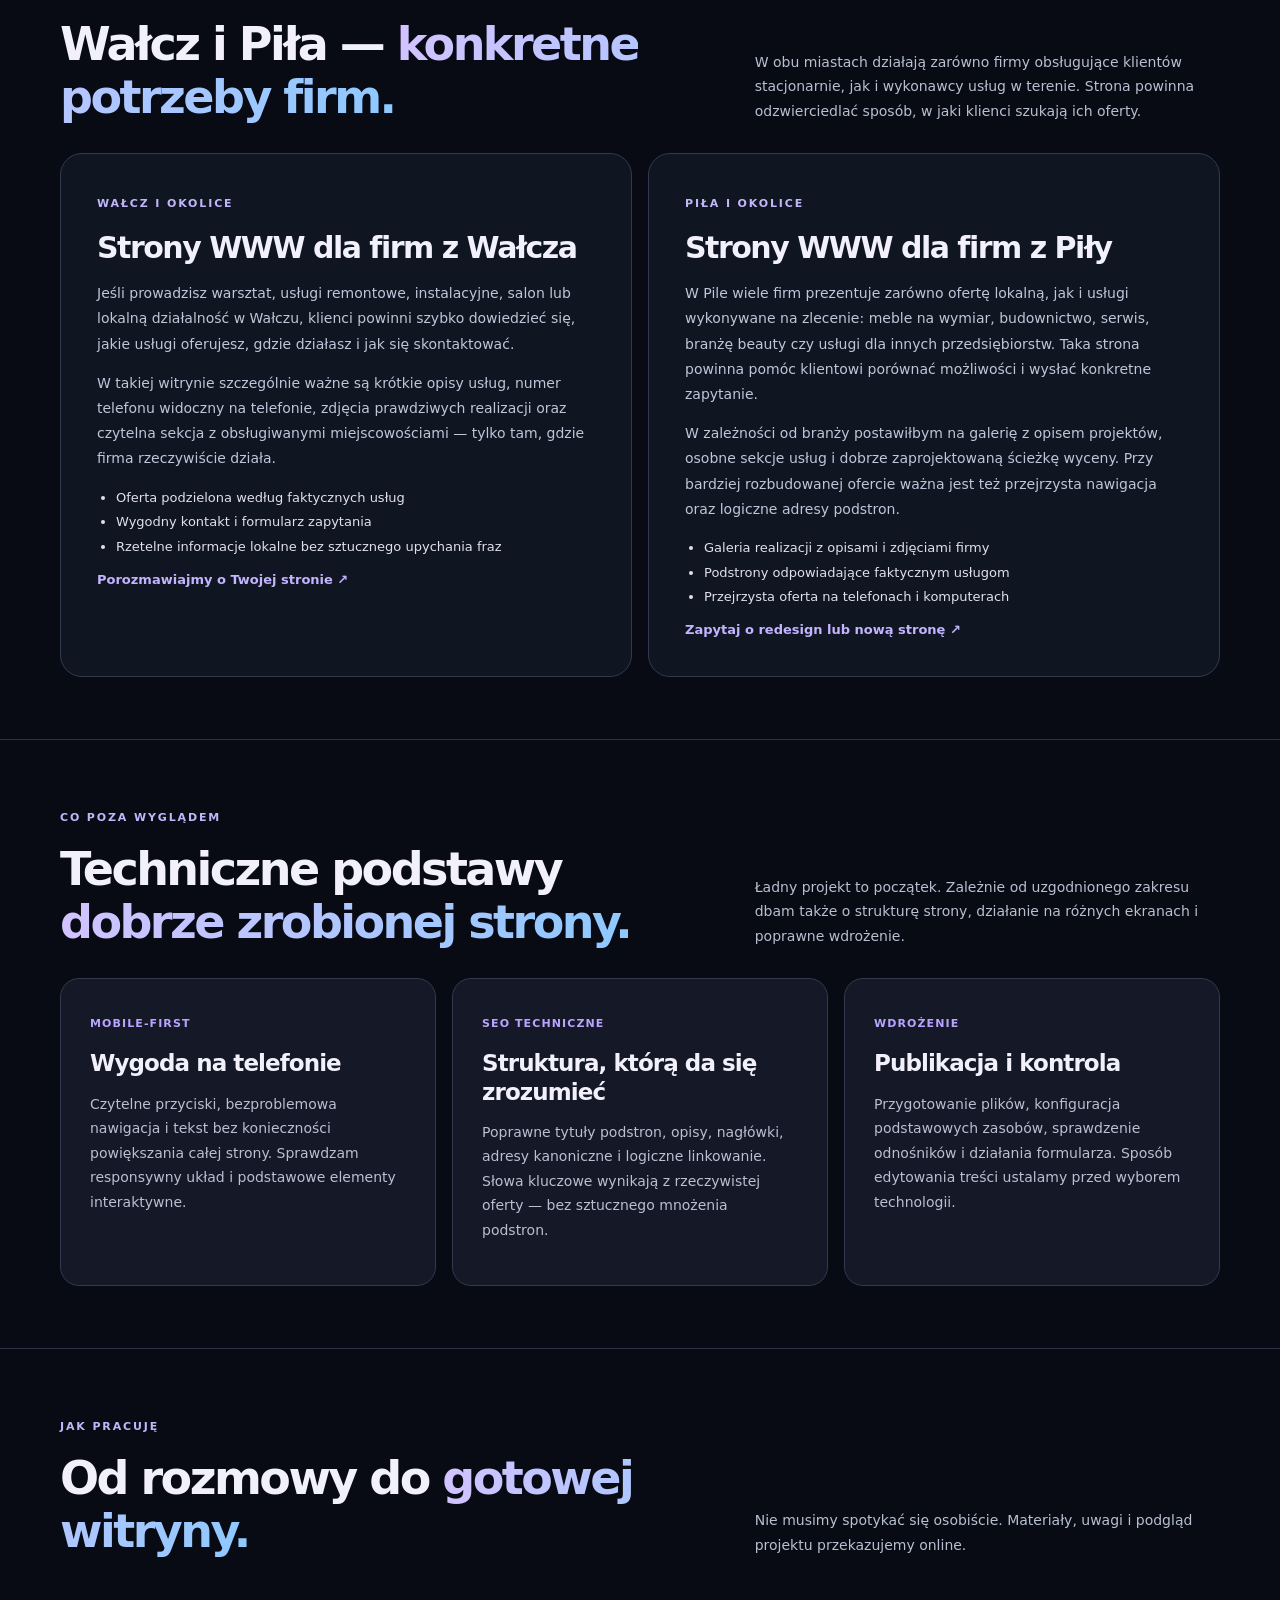
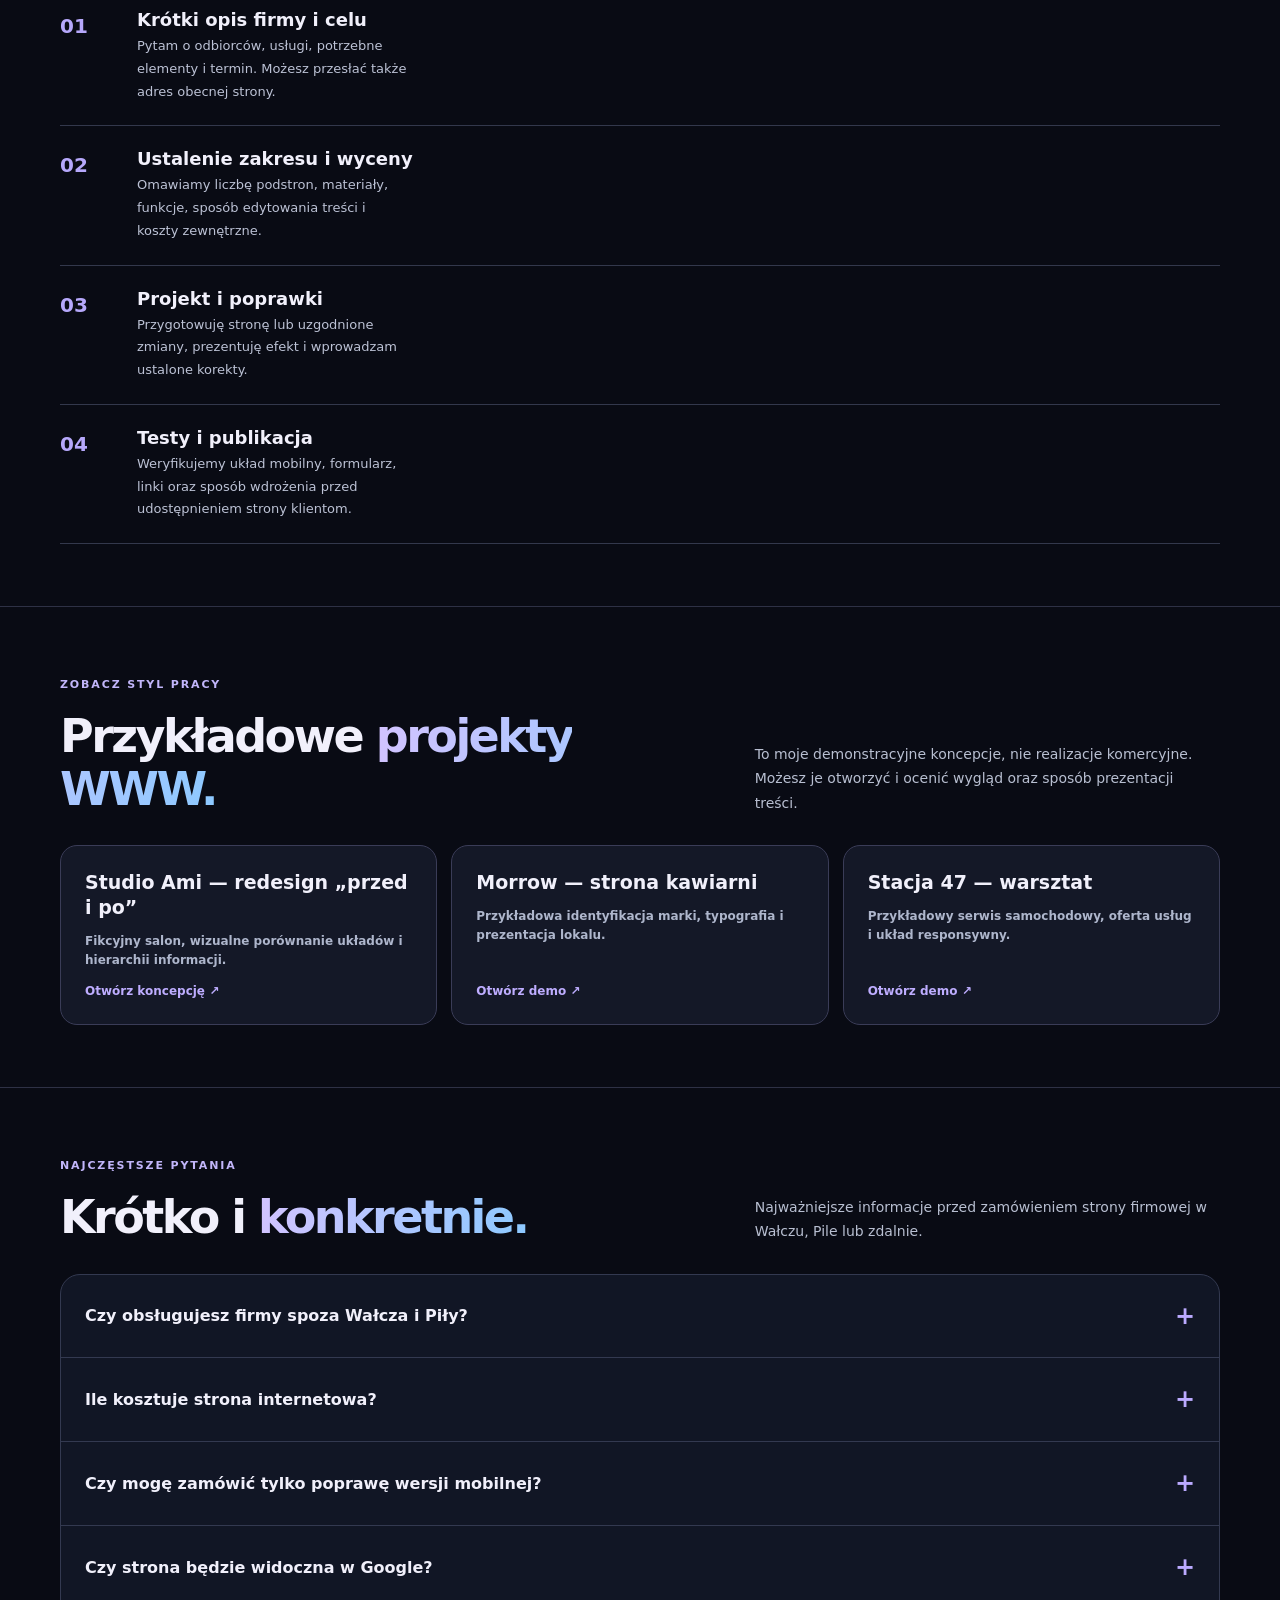
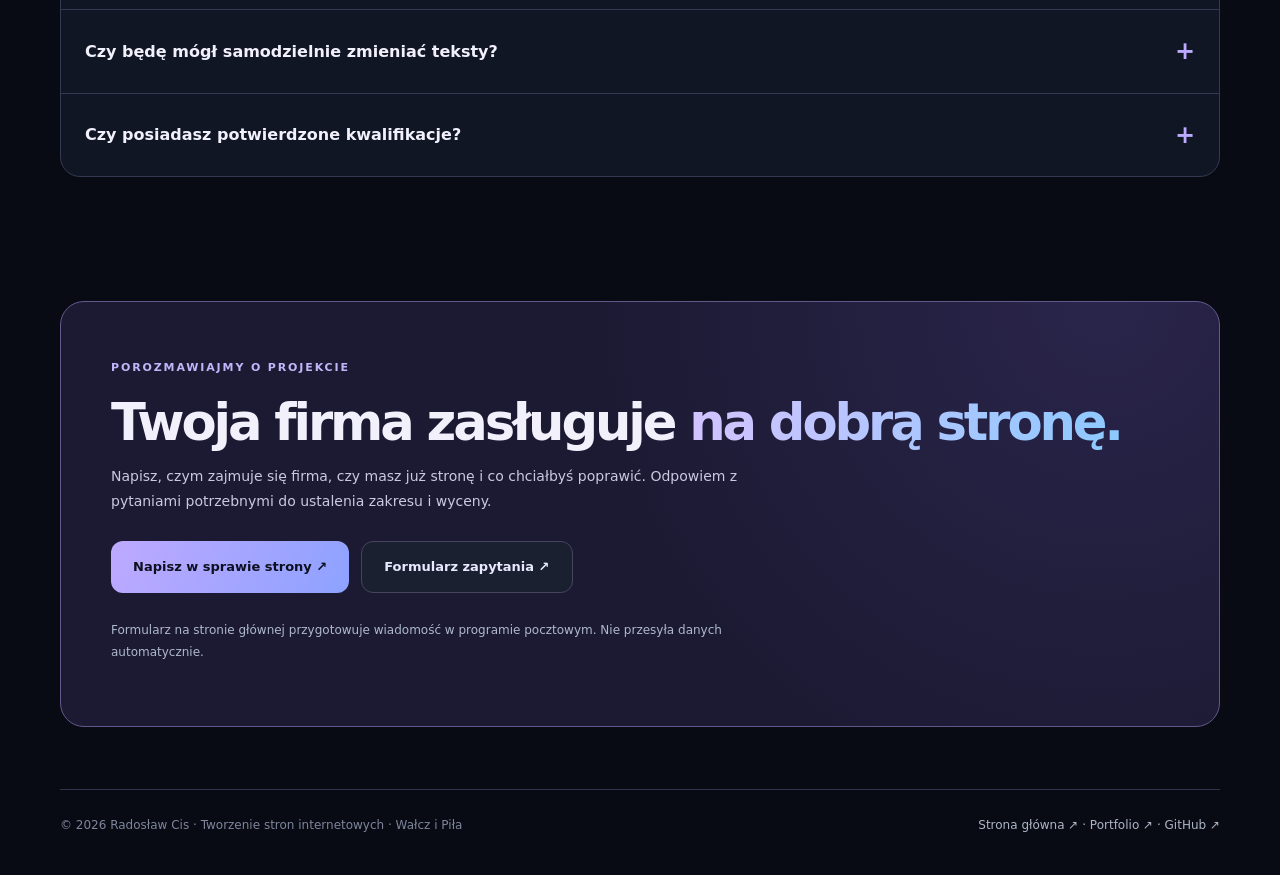
<file: strony-internetowe-walcz-pila.html>
<!doctype html>
<html lang="pl">
  <head>
    <meta charset="utf-8" />
    <meta name="viewport" content="width=device-width, initial-scale=1" />
    <meta name="theme-color" content="#090b14" />
    <meta name="robots" content="index,follow,max-image-preview:large" />
    <link
      rel="canonical"
      href="https://radoslaw-dev.github.io/strony-internetowe-walcz-pila.html"
    />
    <link rel="icon" type="image/svg+xml" href="favicon.svg" />
    <title>Tworzenie stron internetowych Wałcz i Piła | Radosław Cis</title>
    <meta
      name="description"
      content="Tworzenie stron WWW w Wałczu i Pile: strony firmowe, landing page, redesign, wersje mobilne i podstawy SEO. Radosław Cis, certyfikat VCC. Wycena online."
    />
    <meta property="og:type" content="website" />
    <meta property="og:locale" content="pl_PL" />
    <meta
      property="og:title"
      content="Strony internetowe Wałcz i Piła — Radosław Cis"
    />
    <meta
      property="og:description"
      content="Projektowanie stron firmowych, landing page i redesign istniejących witryn. Wałcz, Piła i współpraca zdalna."
    />
    <meta
      property="og:url"
      content="https://radoslaw-dev.github.io/strony-internetowe-walcz-pila.html"
    />
    <meta
      property="og:image"
      content="https://radoslaw-dev.github.io/og-image.png"
    />
    <meta
      property="og:image:alt"
      content="Radosław Cis — strony WWW dla firm z Wałcza i Piły"
    />
    <meta name="twitter:card" content="summary_large_image" />
    <meta
      name="twitter:image"
      content="https://radoslaw-dev.github.io/og-image.png"
    />
    <script type="application/ld+json">
      {
        "@context": "https://schema.org",
        "@graph": [
          {
            "@type": "WebPage",
            "@id": "https://radoslaw-dev.github.io/strony-internetowe-walcz-pila.html#webpage",
            "url": "https://radoslaw-dev.github.io/strony-internetowe-walcz-pila.html",
            "name": "Tworzenie stron internetowych — Wałcz i Piła | Radosław Cis",
            "inLanguage": "pl-PL",
            "isPartOf": { "@id": "https://radoslaw-dev.github.io/#website" },
            "about": {
              "@id": "https://radoslaw-dev.github.io/strony-internetowe-walcz-pila.html#service"
            }
          },
          {
            "@type": "WebSite",
            "@id": "https://radoslaw-dev.github.io/#website",
            "url": "https://radoslaw-dev.github.io/",
            "name": "Radosław Cis — strony internetowe",
            "inLanguage": "pl-PL"
          },
          {
            "@type": "Service",
            "@id": "https://radoslaw-dev.github.io/strony-internetowe-walcz-pila.html#service",
            "serviceType": "Projektowanie, tworzenie i modernizacja stron internetowych",
            "provider": {
              "@type": "Person",
              "name": "Radosław Cis",
              "url": "https://radoslaw-dev.github.io/"
            },
            "areaServed": [
              { "@type": "City", "name": "Wałcz" },
              { "@type": "City", "name": "Piła" },
              { "@type": "Country", "name": "Polska" }
            ],
            "description": "Strony wizytówki, landing page, responsywne strony firmowe, redesign oraz podstawowe SEO techniczne."
          }
        ]
      }
    </script>
    <link rel="stylesheet" href="styles.css">
  </head>
  <body class="local-page">
    <a class="skip" href="#main">Przejdź do treści</a>
    <header class="header">
      <nav class="container nav" aria-label="Nawigacja główna">
        <a
          class="brand"
          href="index.html"
          aria-label="Radosław Cis, strona główna"
          >radosław<span>/dev</span></a
        >
        <div class="navlinks">
          <a href="#oferta">Oferta</a><a href="#miasta">Wałcz i Piła</a
          ><a href="#faq">FAQ</a><a href="index.html#projekty">Projekty</a
          ><a href="#kontakt">Zapytaj o wycenę ↗</a>
        </div>
      </nav>
    </header>
    <main id="main">
      <section class="container hero" aria-labelledby="hero-title">
        <div>
          <span class="pretitle">WAŁCZ • PIŁA • ZDALNIE W CAŁEJ POLSCE</span>
          <h1 id="hero-title">
            Tworzenie stron internetowych <em>dla lokalnych firm.</em>
          </h1>
          <p class="lead">
            Strona Twojej firmy powinna pokazywać, co robisz najlepiej — i
            ułatwiać klientom wysłanie zapytania. Projektuję responsywne strony
            WWW, landing page’e i modernizuję istniejące witryny dla firm z
            Wałcza, Piły i okolic.
          </p>
          <div class="cta-row">
            <a class="button" href="#kontakt">Zapytaj o wycenę ↗</a
            ><a class="button secondary" href="index.html#projekty"
              >Zobacz projekty demonstracyjne ↓</a
            >
          </div>
          <div class="hero-proof">
            <span>HTML / CSS / JavaScript</span><span>Responsywne strony</span
            ><span>Kwalifikacja VCC · PRK 4</span>
          </div>
        </div>
        <aside
          class="hero-card"
          aria-label="Informacja o kwalifikacjach wykonawcy"
        >
          <span class="small">Wartość dla Twojej firmy</span>
          <div class="symbol" aria-hidden="true">✳</div>
          <h2>Dobry wygląd.<br />Prosty kontakt.<br />Logiczna treść.</h2>
          <p>
            Jestem Radosław Cis — uczę się w technikum informatycznym i posiadam
            certyfikat VCC „Tworzenie witryn internetowych” (kwalifikacja PRK
            4). Pokazuję projekty i jasno ustalam zakres prac.
          </p>
          <a href="index.html#kwalifikacje">Moje kwalifikacje ↗</a>
        </aside>
      </section>

      <section class="divider" id="oferta" aria-labelledby="offer-heading">
        <div class="container">
          <div class="section-head">
            <div>
              <span class="pretitle">ZAKRES USŁUG</span>
              <h2 id="offer-heading">
                Co mogę przygotować <em>dla Twojego biznesu?</em>
              </h2>
            </div>
            <p>
              Nie sprzedaję jednego rozwiązania każdej firmie. Najpierw
              ustalamy, czego potrzebują Twoi klienci i co ma się znaleźć na
              stronie.
            </p>
          </div>
          <div class="grid3">
            <article class="tile">
              <span class="num">01 / WIZYTÓWKA</span>
              <h3>Prosta strona firmowa</h3>
              <p>
                Dla usługodawcy, który chce klarownie przedstawić ofertę, obszar
                działania i dane kontaktowe.
              </p>
              <ul>
                <li>Strona z kluczowymi sekcjami</li>
                <li>Widoczny kontakt i CTA</li>
                <li>Wersja mobilna</li>
                <li>Podstawowe meta tagi</li>
              </ul>
            </article>
            <article class="tile highlight">
              <span class="num">02 / STRONA ROZBUDOWANA</span>
              <h3>Oferta i realizacje</h3>
              <p>
                Dla firmy, która potrzebuje osobnych opisów usług, galerii
                wykonanych prac lub bardziej szczegółowych informacji.
              </p>
              <ul>
                <li>Układ treści i nawigacja</li>
                <li>Podstrony usług</li>
                <li>Galeria, FAQ, formularz zapytania</li>
                <li>Przygotowanie do publikacji</li>
              </ul>
            </article>
            <article class="tile">
              <span class="num">03 / MODERNIZACJA</span>
              <h3>Redesign i poprawki</h3>
              <p>
                Dla firmy, która ma już witrynę, ale chce poprawić jej wygląd,
                czytelność lub działanie na telefonie.
              </p>
              <ul>
                <li>Analiza istniejącego układu</li>
                <li>Nowa prezentacja usług</li>
                <li>Poprawki responsywności</li>
                <li>Optymalizacja zasobów i podstaw SEO</li>
              </ul>
            </article>
          </div>
          <p class="muted" style="font-size: 12px; margin: 19px 0 0">
            Cena i termin zależą od skali projektu, liczby podstron, materiałów
            i funkcji. Hosting, domena i płatne integracje rozliczane są osobno.
            Nie gwarantuję pozycji w Google ani liczby zapytań.
          </p>
        </div>
      </section>

      <section class="divider" id="miasta" aria-labelledby="cities-heading">
        <div class="container">
          <div class="section-head">
            <div>
              <span class="pretitle">LOKALNY RYNEK, WSPÓŁPRACA ONLINE</span>
              <h2 id="cities-heading">
                Wałcz i Piła — <em>konkretne potrzeby firm.</em>
              </h2>
            </div>
            <p>
              W obu miastach działają zarówno firmy obsługujące klientów
              stacjonarnie, jak i wykonawcy usług w terenie. Strona powinna
              odzwierciedlać sposób, w jaki klienci szukają ich oferty.
            </p>
          </div>
          <div class="grid2">
            <article class="city">
              <span class="pretitle">WAŁCZ I OKOLICE</span>
              <h3>Strony WWW dla firm z Wałcza</h3>
              <p>
                Jeśli prowadzisz warsztat, usługi remontowe, instalacyjne, salon
                lub lokalną działalność w Wałczu, klienci powinni szybko
                dowiedzieć się, jakie usługi oferujesz, gdzie działasz i jak się
                skontaktować.
              </p>
              <p>
                W takiej witrynie szczególnie ważne są krótkie opisy usług,
                numer telefonu widoczny na telefonie, zdjęcia prawdziwych
                realizacji oraz czytelna sekcja z obsługiwanymi miejscowościami
                — tylko tam, gdzie firma rzeczywiście działa.
              </p>
              <ul class="city-list">
                <li>Oferta podzielona według faktycznych usług</li>
                <li>Wygodny kontakt i formularz zapytania</li>
                <li>
                  Rzetelne informacje lokalne bez sztucznego upychania fraz
                </li>
              </ul>
              <a class="text-link" href="#kontakt"
                >Porozmawiajmy o Twojej stronie ↗</a
              >
            </article>
            <article class="city">
              <span class="pretitle">PIŁA I OKOLICE</span>
              <h3>Strony WWW dla firm z Piły</h3>
              <p>
                W Pile wiele firm prezentuje zarówno ofertę lokalną, jak i
                usługi wykonywane na zlecenie: meble na wymiar, budownictwo,
                serwis, branżę beauty czy usługi dla innych przedsiębiorstw.
                Taka strona powinna pomóc klientowi porównać możliwości i wysłać
                konkretne zapytanie.
              </p>
              <p>
                W zależności od branży postawiłbym na galerię z opisem
                projektów, osobne sekcje usług i dobrze zaprojektowaną ścieżkę
                wyceny. Przy bardziej rozbudowanej ofercie ważna jest też
                przejrzysta nawigacja oraz logiczne adresy podstron.
              </p>
              <ul class="city-list">
                <li>Galeria realizacji z opisami i zdjęciami firmy</li>
                <li>Podstrony odpowiadające faktycznym usługom</li>
                <li>Przejrzysta oferta na telefonach i komputerach</li>
              </ul>
              <a class="text-link" href="#kontakt"
                >Zapytaj o redesign lub nową stronę ↗</a
              >
            </article>
          </div>
        </div>
      </section>

      <section class="divider" aria-labelledby="technical-heading">
        <div class="container">
          <div class="section-head">
            <div>
              <span class="pretitle">CO POZA WYGLĄDEM</span>
              <h2 id="technical-heading">
                Techniczne podstawy <em>dobrze zrobionej strony.</em>
              </h2>
            </div>
            <p>
              Ładny projekt to początek. Zależnie od uzgodnionego zakresu dbam
              także o strukturę strony, działanie na różnych ekranach i poprawne
              wdrożenie.
            </p>
          </div>
          <div class="grid3">
            <article class="tile">
              <span class="num">MOBILE-FIRST</span>
              <h3>Wygoda na telefonie</h3>
              <p>
                Czytelne przyciski, bezproblemowa nawigacja i tekst bez
                konieczności powiększania całej strony. Sprawdzam responsywny
                układ i podstawowe elementy interaktywne.
              </p>
            </article>
            <article class="tile">
              <span class="num">SEO TECHNICZNE</span>
              <h3>Struktura, którą da się zrozumieć</h3>
              <p>
                Poprawne tytuły podstron, opisy, nagłówki, adresy kanoniczne i
                logiczne linkowanie. Słowa kluczowe wynikają z rzeczywistej
                oferty — bez sztucznego mnożenia podstron.
              </p>
            </article>
            <article class="tile">
              <span class="num">WDROŻENIE</span>
              <h3>Publikacja i kontrola</h3>
              <p>
                Przygotowanie plików, konfiguracja podstawowych zasobów,
                sprawdzenie odnośników i działania formularza. Sposób edytowania
                treści ustalamy przed wyborem technologii.
              </p>
            </article>
          </div>
        </div>
      </section>

      <section class="divider" aria-labelledby="process-heading">
        <div class="container">
          <div class="section-head">
            <div>
              <span class="pretitle">JAK PRACUJĘ</span>
              <h2 id="process-heading">
                Od rozmowy do <em>gotowej witryny.</em>
              </h2>
            </div>
            <p>
              Nie musimy spotykać się osobiście. Materiały, uwagi i podgląd
              projektu przekazujemy online.
            </p>
          </div>
          <div class="process">
            <div class="step">
              <span class="stepno">01</span>
              <div>
                <h3>Krótki opis firmy i celu</h3>
                <p>
                  Pytam o odbiorców, usługi, potrzebne elementy i termin. Możesz
                  przesłać także adres obecnej strony.
                </p>
              </div>
            </div>
            <div class="step">
              <span class="stepno">02</span>
              <div>
                <h3>Ustalenie zakresu i wyceny</h3>
                <p>
                  Omawiamy liczbę podstron, materiały, funkcje, sposób
                  edytowania treści i koszty zewnętrzne.
                </p>
              </div>
            </div>
            <div class="step">
              <span class="stepno">03</span>
              <div>
                <h3>Projekt i poprawki</h3>
                <p>
                  Przygotowuję stronę lub uzgodnione zmiany, prezentuję efekt i
                  wprowadzam ustalone korekty.
                </p>
              </div>
            </div>
            <div class="step">
              <span class="stepno">04</span>
              <div>
                <h3>Testy i publikacja</h3>
                <p>
                  Weryfikujemy układ mobilny, formularz, linki oraz sposób
                  wdrożenia przed udostępnieniem strony klientom.
                </p>
              </div>
            </div>
          </div>
        </div>
      </section>

      <section class="divider" aria-labelledby="projects-heading">
        <div class="container">
          <div class="section-head">
            <div>
              <span class="pretitle">ZOBACZ STYL PRACY</span>
              <h2 id="projects-heading">Przykładowe <em>projekty WWW.</em></h2>
            </div>
            <p>
              To moje demonstracyjne koncepcje, nie realizacje komercyjne.
              Możesz je otworzyć i ocenić wygląd oraz sposób prezentacji treści.
            </p>
          </div>
          <div class="project-links">
            <a class="project-link" href="demo-redesign.html"
              ><strong>Studio Ami — redesign „przed i po”</strong
              ><small
                >Fikcyjny salon, wizualne porównanie układów i hierarchii
                informacji.</small
              ><span>Otwórz koncepcję ↗</span></a
            >
            <a class="project-link" href="demo-kawiarnia.html"
              ><strong>Morrow — strona kawiarni</strong
              ><small
                >Przykładowa identyfikacja marki, typografia i prezentacja
                lokalu.</small
              ><span>Otwórz demo ↗</span></a
            >
            <a class="project-link" href="demo-mechanik.html"
              ><strong>Stacja 47 — warsztat</strong
              ><small
                >Przykładowy serwis samochodowy, oferta usług i układ
                responsywny.</small
              ><span>Otwórz demo ↗</span></a
            >
          </div>
        </div>
      </section>

      <section class="divider" id="faq" aria-labelledby="faq-heading">
        <div class="container">
          <div class="section-head">
            <div>
              <span class="pretitle">NAJCZĘSTSZE PYTANIA</span>
              <h2 id="faq-heading">Krótko i <em>konkretnie.</em></h2>
            </div>
            <p>
              Najważniejsze informacje przed zamówieniem strony firmowej w
              Wałczu, Pile lub zdalnie.
            </p>
          </div>
          <div class="faq">
            <details>
              <summary>Czy obsługujesz firmy spoza Wałcza i Piły?</summary>
              <p>
                Tak. Współpracuję online z firmami z całej Polski. Lokalizacja
                nie wpływa na możliwość omówienia projektu, przygotowania
                podglądu i przekazania plików.
              </p>
            </details>
            <details>
              <summary>Ile kosztuje strona internetowa?</summary>
              <p>
                Koszt zależy m.in. od liczby podstron, stopnia skomplikowania,
                materiałów i funkcji. Po krótkim opisie projektu mogę
                przygotować indywidualną wycenę. Domena i hosting to zazwyczaj
                osobne opłaty.
              </p>
            </details>
            <details>
              <summary>Czy mogę zamówić tylko poprawę wersji mobilnej?</summary>
              <p>
                Tak, jeśli obecna witryna i jej technologia pozwalają na
                sensowne wprowadzenie zmian. Najpierw trzeba sprawdzić układ,
                pliki i zakres dostępnych uprawnień.
              </p>
            </details>
            <details>
              <summary>Czy strona będzie widoczna w Google?</summary>
              <p>
                Przygotowuję podstawy SEO: tytuły, opisy, strukturę nagłówków,
                logiczne linki i wydajny układ. Indeksacja i pozycje zależą
                jednak od wielu czynników i nie można ich zagwarantować.
              </p>
            </details>
            <details>
              <summary>Czy będę mógł samodzielnie zmieniać teksty?</summary>
              <p>
                To zależy od wybranego rozwiązania. Strona statyczna wymaga
                zmian w plikach, a panel do edycji treści to osobna decyzja
                technologiczna. Ustalamy to przed rozpoczęciem prac.
              </p>
            </details>
            <details>
              <summary>Czy posiadasz potwierdzone kwalifikacje?</summary>
              <p>
                Tak, posiadam certyfikat Fundacji VCC w zakresie „Tworzenie
                witryn internetowych”. Kwalifikacja znajduje się w Zintegrowanym
                Rejestrze Kwalifikacji pod numerem 12642 i ma poziom PRK 4.
                <a
                  class="text-link"
                  href="https://kwalifikacje.gov.pl/zrk2/kwalifikacja/12642"
                  target="_blank"
                  rel="noopener noreferrer"
                  >Opis kwalifikacji w rejestrze ↗</a
                >
              </p>
            </details>
          </div>
        </div>
      </section>

      <section class="container" id="kontakt" aria-labelledby="contact-heading">
        <div class="contact">
          <span class="pretitle">POROZMAWIAJMY O PROJEKCIE</span>
          <h2 id="contact-heading">
            Twoja firma zasługuje <em>na dobrą stronę.</em>
          </h2>
          <p>
            Napisz, czym zajmuje się firma, czy masz już stronę i co chciałbyś
            poprawić. Odpowiem z pytaniami potrzebnymi do ustalenia zakresu i
            wyceny.
          </p>
          <div class="cta-row">
            <a
              class="button"
              href="mailto:cis.radoslaw@protonmail.com?subject=Zapytanie%20o%20stron%C4%99%20WWW%20%E2%80%94%20Wa%C5%82cz%2FPi%C5%82a"
              >Napisz w sprawie strony ↗</a
            ><a class="button secondary" href="index.html#kontakt"
              >Formularz zapytania ↗</a
            >
          </div>
          <p class="small">
            Formularz na stronie głównej przygotowuje wiadomość w programie
            pocztowym. Nie przesyła danych automatycznie.
          </p>
        </div>
      </section>
    </main>
    <footer class="container footer">
      <span
        >© <span id="year">2026</span> Radosław Cis · Tworzenie stron
        internetowych · Wałcz i Piła</span
      >
      <div>
        <a href="index.html">Strona główna ↗</a> ·
        <a href="index.html#projekty">Portfolio ↗</a> ·
        <a
          href="https://github.com/radoslaw-dev"
          rel="noopener noreferrer"
          target="_blank"
          >GitHub ↗</a
        >
      </div>
    </footer>
    <script>
      document.getElementById("year").textContent = String(
        new Date().getFullYear(),
      );
    </script>
  </body>
</html>
</file>
<file: styles.css>
:root {

  --bg: #090b14;

  --surface: #111522;

  --surface2: #141827;

  --border: #272b3d;

  --text: #f5f5fc;

  --muted: #a5aabc;

  --subtle: #71798d;

  --accent: #a18dff;

  --blue: #83d0ff;

  --page: 1180px;

  --radius: 22px;

}

*,

*::before,

*::after {

  box-sizing: border-box;

}

html {

  scroll-behavior: smooth;

  scroll-padding-top: 95px;

}

body {

  margin: 0;

  background: var(--bg);

  color: var(--text);

  font-family:

    system-ui,

    system-ui,

    -apple-system,

    "Segoe UI",

    sans-serif;

  line-height: 1.65;

  overflow-x: hidden;

}

body::before {

  content: "";

  position: absolute;

  top: 72px;

  right: 0;

  left: 0;

  height: 700px;

  z-index: -1;

  background:

    radial-gradient(

      ellipse at 75% 28%,

      rgba(83, 74, 155, 0.15),

      transparent 40%

    ),

    linear-gradient(180deg, #0b0d19, transparent);

  pointer-events: none;

}

a {

  color: inherit;

  text-decoration: none;

}

button {

  font: inherit;

}

button,

a {

  -webkit-tap-highlight-color: transparent;

}

button:focus-visible,

a:focus-visible {

  outline: 2px solid var(--blue);

  outline-offset: 4px;

}

::selection {

  background: #746bd7;

  color: white;

}

.container {

  max-width: var(--page);

  padding-inline: 24px;

  margin-inline: auto;

}

.skip-link {

  position: absolute;

  top: -70px;

  left: 16px;

  background: white;

  color: black;

  padding: 8px 14px;

  z-index: 30;

}

.skip-link:focus {

  top: 12px;

}

.page-glow {

  position: absolute;

  pointer-events: none;

  border-radius: 50%;

  filter: blur(90px);

  z-index: -1;

}

.page-glow--one {

  width: 420px;

  height: 420px;

  top: 320px;

  right: -190px;

  background: rgba(79, 68, 186, 0.11);

}

.page-glow--two {

  width: 300px;

  height: 300px;

  top: 1700px;

  left: -190px;

  background: rgba(66, 113, 196, 0.08);

}

.topbar {

  height: 37px;

  background: rgba(18, 20, 36, 0.95);

  border-bottom: 1px solid rgba(136, 145, 178, 0.12);

  font-size: 11px;

  letter-spacing: 0.045em;

  color: #b8b7d3;

}

.topbar-inner {

  height: 100%;

  display: flex;

  align-items: center;

  justify-content: space-between;

}

.topbar-inner > span {

  display: flex;

  align-items: center;

  gap: 9px;

}

.topbar a {

  color: #dad8fc;

  font-weight: 700;

}

.topbar a:hover {

  color: white;

}

.pulse-dot {

  height: 6px;

  width: 6px;

  border-radius: 50%;

  background: #9b8fff;

  box-shadow: 0 0 0 4px rgba(155, 143, 255, 0.12);

}

.site-header {

  position: sticky;

  top: 0;

  z-index: 25;

  background: rgba(9, 11, 20, 0.8);

  backdrop-filter: blur(20px);

  -webkit-backdrop-filter: blur(20px);

  border-bottom: 1px solid rgba(143, 153, 190, 0.09);

}

.nav-wrap {

  min-height: 78px;

  display: flex;

  align-items: center;

  justify-content: space-between;

  gap: 22px;

}

.brand {

  display: flex;

  align-items: center;

  gap: 10px;

  flex-shrink: 0;

}

.brand-symbol {

  width: 39px;

  height: 39px;

  border: 1px solid #37324f;

  background: linear-gradient(145deg, #22223d, #141629);

  display: grid;

  place-items: center;

  font-family: system-ui, sans-serif;

  font-size: 24px;

  font-weight: 800;

  line-height: 1;

  border-radius: 12px;

  letter-spacing: -2px;

}

.brand-symbol span,

.brand-name .brand-muted {

  color: var(--accent);

}

.brand-name {

  font-family: system-ui, sans-serif;

  font-weight: 800;

  font-size: 15px;

  letter-spacing: -0.7px;

}

.brand-muted {

  font-weight: 700;

}

.nav {

  display: flex;

  align-items: center;

  gap: 32px;

}

.nav > a {

  font-size: 12px;

  font-weight: 700;

  color: #b6b7c8;

  transition: color 0.2s;

}

.nav > a:hover {

  color: #fff;

}

.nav .nav-contact {

  color: #fff;

  background: #202439;

  border: 1px solid #33394c;

  border-radius: 11px;

  padding: 11px 15px;

  margin-left: 5px;

}

.nav-contact span {

  color: var(--accent);

  padding-left: 9px;

}

.nav .nav-contact:hover {

  background: #292e48;

}

.menu-toggle {

  display: none;

}

.hero {

  display: grid;

  grid-template-columns: 1fr 1.02fr;

  align-items: center;

  gap: 30px;

  padding-top: 78px;

  padding-bottom: 84px;

  min-height: 615px;

}

.hero-copy {

  position: relative;

  z-index: 2;

}

.eyebrow,

.section-kicker {

  display: flex;

  align-items: center;

  gap: 11px;

  color: #a6a5d8;

  font-size: 10px;

  font-weight: 800;

  letter-spacing: 0.17em;

}

.eyebrow-line {

  height: 1px;

  width: 25px;

  background: #9888ec;

}

.eyebrow-spark {

  color: #a59dff;

  font-size: 16px;

  margin: -4px 0;

}

.hero h1,

.section h2 {

  font-family: system-ui, system-ui, sans-serif;

  letter-spacing: -0.066em;

  line-height: 1.16;

}

.hero h1 {

  font-size: clamp(51px, 5.5vw, 75px);

  font-weight: 800;

  margin: 24px 0 24px;

  white-space: nowrap;

}

.gradient-text {

  background: linear-gradient(104deg, #c5bbff 3%, #908dff 42%, #72d0f8 94%);

  -webkit-background-clip: text;

  background-clip: text;

  color: transparent;

}

.hero-lead {

  font-size: 17px;

  line-height: 1.8;

  color: #e0e1ee;

  max-width: 520px;

  margin: 0 0 10px;

  font-weight: 500;

}

.hero-secondary {

  font-size: 13.5px;

  color: #9299ad;

  margin: 0;

  max-width: 480px;

  line-height: 1.9;

}

.hero-actions {

  display: flex;

  align-items: center;

  gap: 11px;

  flex-wrap: wrap;

  margin-top: 30px;

}

.btn {

  display: inline-flex;

  align-items: center;

  justify-content: center;

  gap: 20px;

  min-height: 48px;

  padding: 12px 20px;

  border-radius: 11px;

  font-size: 12px;

  font-weight: 800;

  cursor: pointer;

  transition:

    transform 0.2s,

    background 0.2s,

    box-shadow 0.2s;

  white-space: nowrap;

}

.btn:hover {

  transform: translateY(-2px);

}

.btn-primary {

  background: linear-gradient(110deg, #a995ff, #7c8aff);

  color: #0c0c1a;

  box-shadow: 0 9px 32px rgba(117, 103, 255, 0.22);

}

.btn-primary:hover {

  box-shadow: 0 14px 35px rgba(117, 103, 255, 0.32);

}

.btn-ghost {

  background: rgba(20, 24, 40, 0.8);

  border: 1px solid #34384e;

  color: #e4e4f2;

}

.btn-ghost:hover {

  background: #20243a;

}

.hero-credentials {

  border-top: 1px solid rgba(170, 175, 202, 0.14);

  display: flex;

  gap: 13px;

  align-items: center;

  margin-top: 38px;

  padding-top: 22px;

  color: #9199b0;

  font-size: 12px;

  line-height: 1.7;

}

.hero-credentials strong {

  color: #d8d8e9;

}

.credential-icon {

  display: grid;

  place-items: center;

  min-width: 33px;

  height: 33px;

  border: 1px solid #3b365f;

  border-radius: 10px;

  color: #ab9bff;

  background: #201d38;

  font-size: 20px;

}

.hero-art {

  height: 485px;

  position: relative;

  min-width: 0;

  display: flex;

  align-items: center;

  justify-content: center;

}

.orbit {

  position: absolute;

  border: 1px solid rgba(138, 131, 230, 0.13);

  border-radius: 50%;

  pointer-events: none;

}

.orbit-one {

  width: 510px;

  height: 510px;

  top: -5px;

  left: 38px;

}

.orbit-two {

  width: 385px;

  height: 385px;

  top: 57px;

  left: 105px;

}

.browser-shadow {

  position: absolute;

  width: 84%;

  height: 70%;

  left: 15%;

  top: 17%;

  background: #6653cf;

  opacity: 0.17;

  filter: blur(60px);

}

.browser-window {

  position: relative;

  width: min(100%, 535px);

  margin-left: 10px;

  background: #f9f7f1;

  box-shadow:

    0 25px 80px rgba(0, 0, 0, 0.58),

    0 0 0 1px rgba(255, 255, 255, 0.12);

  border-radius: 14px;

  overflow: hidden;

  transform: perspective(1100px) rotateY(-5deg) rotateX(2deg) rotateZ(2deg);

  z-index: 2;

}

.browser-bar {

  height: 35px;

  background: #e8e7e8;

  border-bottom: 1px solid #d6d3d5;

  display: flex;

  align-items: center;

  justify-content: space-between;

  padding: 0 12px;

}

.browser-dots {

  display: flex;

  gap: 5px;

}

.browser-dots i {

  display: block;

  width: 7px;

  height: 7px;

  border-radius: 50%;

  background: #c0bfc7;

}

.browser-dots i:first-child {

  background: #ef9d94;

}

.browser-dots i:nth-child(2) {

  background: #e7c48b;

}

.browser-dots i:nth-child(3) {

  background: #9fcbab;

}

.browser-url {

  background: #f5f4f4;

  color: #a7a4a5;

  min-width: 48%;

  padding: 1px 8px;

  border-radius: 4px;

  font:

    500 9px/19px system-ui,

    sans-serif;

  text-align: center;

}

.lock-icon {

  font-size: 11px;

  color: #a8a6a7;

}

.browser-options {

  font-size: 18px;

  line-height: 1;

  color: #8d8a8b;

}

.mock-site {

  color: #2b2a27;

  background: #f9f8f4;

}

.mock-header {

  height: 58px;

  padding: 0 23px;

  display: flex;

  align-items: center;

  justify-content: space-between;

  border-bottom: 1px solid #e7e5e0;

}

.mock-logo {

  font:

    bold 24px/1 system-ui,

    sans-serif;

  letter-spacing: -1.8px;

}

.mock-logo span {

  color: #afad9a;

}

.mock-links {

  font-size: 8px;

  font-weight: 700;

  letter-spacing: 0.02em;

  color: #726f67;

}

.mock-nav-cta {

  background: #282923;

  color: #fff;

  border-radius: 40px;

  padding: 7px 13px;

  font-size: 8px;

}

.mock-content {

  min-height: 288px;

  display: grid;

  grid-template-columns: 52% 48%;

  padding: 26px 20px 20px 28px;

  gap: 0;

}

.mock-copy {

  display: flex;

  flex-direction: column;

  align-items: flex-start;

}

.mock-kicker {

  font-size: 8px;

  letter-spacing: 0.16em;

  font-weight: 800;

  color: #a38e70;

  margin: 7px 0 18px;

}

.mock-title {

  font:

    800 34px/1.08 system-ui,

    sans-serif;

  letter-spacing: -2.1px;

  white-space: nowrap;

}

.mock-title em {

  font-family: Georgia, serif;

  font-weight: 400;

  letter-spacing: -1px;

}

.mock-description {

  font-size: 9px;

  line-height: 1.8;

  color: #848175;

  margin-top: 16px;

}

.mock-button {

  font-size: 9px;

  padding: 9px 14px;

  border-radius: 40px;

  background: #2b2b28;

  color: white;

  margin-top: 18px;

}

.mock-button span {

  margin-left: 13px;

}

.mock-visual {

  border-radius: 8px;

  min-height: 258px;

  background: linear-gradient(137deg, #ebe2d1, #b6aa96);

  position: relative;

  overflow: hidden;

  box-shadow: inset 0 -22px 25px rgba(99, 76, 47, 0.18);

}

.sculpture-circle {

  position: absolute;

  border-radius: 50%;

  width: 140px;

  height: 140px;

  top: 15px;

  right: -15px;

  background: linear-gradient(140deg, #efebe0, #b6a78e);

  box-shadow:

    inset -14px -16px 30px rgba(104, 91, 73, 0.24),

    -14px 15px 26px rgba(81, 69, 55, 0.09);

}

.sculpture-pillar {

  position: absolute;

  top: 101px;

  left: 24px;

  width: 92px;

  height: 200px;

  background: linear-gradient(90deg, #e1cfb3 8%, #e6dbca 43%, #b7a78e 100%);

  border-radius: 70px 70px 0 0;

  transform: rotate(13deg);

  box-shadow: 15px 10px 22px rgba(69, 57, 43, 0.2);

}

.sculpture-loop {

  position: absolute;

  bottom: 11px;

  right: 5px;

  width: 100px;

  height: 147px;

  border: 25px solid #eee4d4;

  border-radius: 90px 90px 65px 65px;

  transform: rotate(-23deg);

  box-shadow:

    12px 6px 14px rgba(80, 67, 49, 0.2),

    inset 5px 4px 13px rgba(87, 71, 53, 0.2);

}

.visual-note {

  position: absolute;

  bottom: 14px;

  left: 14px;

  color: #5a5245;

  font-size: 6px;

  letter-spacing: 0.18em;

  line-height: 1.5;

  z-index: 3;

}

.mock-bottom {

  display: flex;

  justify-content: space-between;

  padding: 2px 26px 13px;

  color: #99958b;

  font-size: 8px;

  letter-spacing: 0.1em;

}

.float-label {

  position: absolute;

  z-index: 4;

  display: flex;

  align-items: center;

  gap: 10px;

  padding: 11px 16px;

  background: rgba(25, 28, 49, 0.97);

  border: 1px solid #393850;

  box-shadow: 0 10px 32px rgba(0, 0, 0, 0.36);

  border-radius: 13px;

  backdrop-filter: blur(8px);

}

.float-label-top {

  right: -15px;

  top: 9px;

  transform: rotate(5deg);

}

.float-label-bottom {

  left: -24px;

  bottom: 11px;

  transform: rotate(-5deg);

}

.float-icon {

  display: grid;

  place-items: center;

  min-width: 35px;

  height: 35px;

  border-radius: 10px;

  font-size: 17px;

}

.float-icon-purple {

  background: #31274d;

  color: #b1a0ff;

}

.float-icon-blue {

  background: #1a3347;

  color: #8acafa;

}

.float-label strong {

  font-size: 11px;

  display: block;

  color: #f4f2fb;

}

.float-label small {

  font-size: 9px;

  display: block;

  color: #9299b4;

  margin-top: 2px;

}

.art-caption {

  position: absolute;

  bottom: -18px;

  right: 12px;

  font-size: 8px;

  color: #687088;

  letter-spacing: 0.16em;

}

.ticker {

  display: flex;

  justify-content: space-between;

  align-items: center;

  gap: 15px;

  padding: 20px 10px;

  border-top: 1px solid #272b3c;

  border-bottom: 1px solid #272b3c;

  color: #8c91a8;

  font-size: 10px;

  font-weight: 800;

  letter-spacing: 0.11em;

}

.ticker-star {

  color: #7168b7;

  font-size: 16px;

  font-weight: 400;

}

.section {

  padding-top: 118px;

}

.section-heading {

  display: flex;

  justify-content: space-between;

  align-items: end;

  gap: 50px;

  margin-bottom: 36px;

}

.section-kicker {

  margin-bottom: 18px;

}

.section-number {

  color: #7378ad;

}

.section h2 {

  font-size: clamp(32px, 3.2vw, 43px);

  font-weight: 800;

  margin: 0;

}

.text-soft {

  color: #8d91a9;

}

.section-heading > p {

  max-width: 350px;

  margin: 0 0 6px;

  color: #9097aa;

  font-size: 13px;

  line-height: 1.9;

}

.services-grid {

  display: grid;

  grid-template-columns: repeat(3, minmax(0, 1fr));

  gap: 16px;

}

.service-card {

  position: relative;

  background: linear-gradient(145deg, #151827, #111522);

  border: 1px solid #2b3042;

  border-radius: 19px;

  min-height: 402px;

  padding: 27px 25px 22px;

  display: flex;

  flex-direction: column;

  transition:

    border 0.25s,

    transform 0.25s,

    box-shadow 0.25s;

}

.service-card:hover {

  transform: translateY(-5px);

  border-color: #5c5885;

  box-shadow: 0 18px 40px rgba(0, 0, 0, 0.18);

}

.service-card.featured {

  border-color: #5b557d;

  background: linear-gradient(150deg, #201e35, #131729 75%);

}

.service-top {

  display: flex;

  justify-content: space-between;

  align-items: start;

  margin-bottom: 28px;

}

.service-index {

  font:

    700 11px system-ui,

    sans-serif;

  color: #8188a1;

  letter-spacing: 0.09em;

}

.tag-small {

  color: #c8b9ff;

  background: #342b56;

  padding: 5px 8px;

  border-radius: 5px;

  margin-left: 8px;

  font:

    800 8px system-ui,

    sans-serif;

  letter-spacing: 0.07em;

}

.service-icon {

  display: grid;

  place-items: center;

  width: 46px;

  height: 46px;

  border: 1px solid #484461;

  border-radius: 13px;

  background: #29263d;

  color: #c1b5ff;

}

.service-icon svg {

  width: 28px;

  height: 28px;

}

.service-card h3 {

  font:

    800 19px/1.3 system-ui,

    sans-serif;

  letter-spacing: -0.045em;

  margin: 0 0 11px;

}

.service-card > p {

  font-size: 12px;

  line-height: 1.85;

  color: #a3a9ba;

  margin: 0 0 21px;

}

.mini-list {

  list-style: none;

  margin: 0 0 25px;

  padding: 0;

}

.mini-list li {

  font-size: 11px;

  color: #d0cfe3;

  margin-bottom: 9px;

  display: flex;

  align-items: start;

  gap: 9px;

}

.mini-list li:before {

  content: "✓";

  color: #ab9efa;

}

.card-link {

  border-top: 1px solid rgba(172, 176, 205, 0.13);

  margin-top: auto;

  padding-top: 17px;

  display: flex;

  justify-content: space-between;

  color: #c4b6ff;

  font-size: 11px;

  font-weight: 800;

}

.card-link:hover {

  color: #fff;

}

.process-panel {

  padding: 42px 38px;

  background: linear-gradient(120deg, #141827, #111522);

  border-radius: 23px;

  border: 1px solid #2a2d3e;

}

.process-panel .section-heading {

  margin-bottom: 44px;

}

.steps {

  display: grid;

  grid-template-columns: repeat(4, minmax(0, 1fr));

  gap: 25px;

}

.step {

  position: relative;

}

.step-n {

  display: grid;

  place-items: center;

  border: 1px solid #41415d;

  background: #211f37;

  color: #b7aaff;

  width: 45px;

  height: 45px;

  border-radius: 12px;

  font:

    800 13px system-ui,

    sans-serif;

  position: relative;

  z-index: 2;

  margin-bottom: 21px;

}

.step-connector {

  position: absolute;

  top: 22px;

  left: 55px;

  width: calc(100% - 24px);

  border-top: 1px dashed #49455e;

}

.step h3 {

  font:

    800 15px system-ui,

    sans-serif;

  margin: 0 0 9px;

}

.step p {

  font-size: 11px;

  color: #9da3b8;

  line-height: 1.9;

  margin: 0;

  max-width: 205px;

}

.projects-grid {

  display: grid;

  grid-template-columns: 1fr 1fr;

  gap: 19px;

}

.project {

  border-radius: 20px;

  overflow: hidden;

  background: #141827;

  border: 1px solid #2c3042;

  transition:

    border 0.25s,

    transform 0.25s;

}

.project:hover {

  border-color: #5e5c80;

  transform: translateY(-4px);

}

.project-large {

  grid-column: 1/-1;

  display: grid;

  grid-template-columns: 52% 48%;

  min-height: 305px;

}

.project-visual {

  min-height: 240px;

  position: relative;

  overflow: hidden;

}

.project-large .project-visual {

  min-height: 305px;

}

.project-info {

  padding: 25px 29px 26px;

}

.project-large .project-info {

  display: flex;

  flex-direction: column;

  justify-content: center;

  padding: 32px 35px;

}

.project-label {

  display: flex;

  align-items: center;

  justify-content: space-between;

  gap: 8px;

  color: #9298ad;

  font-size: 9px;

  font-weight: 700;

  letter-spacing: 0.04em;

  margin-bottom: 15px;

}

.chip {

  background: #273a34;

  color: #abdfc4;

  border: 1px solid #39544a;

  border-radius: 5px;

  padding: 5px 8px;

  letter-spacing: 0.065em;

  font-size: 8px;

}

.chip-purple {

  background: #2c2845;

  border-color: #453a67;

  color: #c1b5ff;

}

.project-info h3 {

  font:

    800 20px/1.35 system-ui,

    sans-serif;

  letter-spacing: -0.03em;

  margin: 0 0 12px;

}

.project-info p {

  font-size: 12px;

  color: #a3a9bd;

  line-height: 1.85;

  margin: 0 0 23px;

}

.project-link,

.text-link {

  font-size: 11px;

  font-weight: 800;

  color: #bdb0ff;

  display: inline-flex;

  align-items: center;

  gap: 13px;

}

.project-link:hover,

.text-link:hover {

  color: #fff;

}

.demo-preview {

  background: #d9cabc;

  padding: 13px;

}

.demo-mini-browser {

  display: flex;

  align-items: center;

  gap: 4px;

  height: 20px;

  background: #efe9df;

  padding: 0 10px;

  border-radius: 6px 6px 0 0;

}

.demo-mini-browser > span {

  width: 5px;

  height: 5px;

  border-radius: 50%;

  background: #c9b7a3;

}

.demo-mini-browser small {

  font-size: 7px;

  margin: auto;

  color: #8a7765;

}

.demo-art {

  height: calc(100% - 20px);

  background:

    radial-gradient(

      ellipse at 88% 54%,

      #ddb996 1%,

      #b88b69 34%,

      transparent 34%

    ),

    #f3e5d3;

  position: relative;

  color: #34231c;

  overflow: hidden;

}

.demo-art::before {

  content: "";

  position: absolute;

  width: 140%;

  height: 45%;

  background: linear-gradient(90deg, #ccac8d, #eee0c9);

  right: -80px;

  bottom: -50px;

  transform: rotate(-14deg);

}

.demo-brand {

  position: absolute;

  top: 23px;

  left: 33px;

  font:

    900 23px system-ui,

    sans-serif;

  letter-spacing: -1.9px;

}

.demo-brand span {

  color: #ab633e;

}

.demo-art-copy {

  position: absolute;

  top: 86px;

  left: 35px;

  z-index: 3;

}

.demo-art-copy > span {

  font-size: 7px;

  font-weight: 900;

  letter-spacing: 0.13em;

  color: #9d694b;

}

.demo-art-copy strong {

  font:

    800 35px/1.05 system-ui,

    sans-serif;

  letter-spacing: -2.3px;

  display: block;

  margin-top: 11px;

}

.coffee-plate {

  position: absolute;

  right: 1%;

  top: 30%;

  width: 250px;

  height: 190px;

  border-radius: 50%;

  background: radial-gradient(

    ellipse,

    #f8ede1 40%,

    #d4b49b 41%,

    #f6e8d6 49%,

    #cba98c 53%,

    transparent 54%

  );

  transform: rotate(-22deg);

  box-shadow: 0 10px 17px rgba(69, 33, 8, 0.05);

}

.coffee-shadow {

  position: absolute;

  right: 70px;

  top: 43%;

  width: 130px;

  height: 120px;

  background: #735038;

  border-radius: 50%;

  filter: blur(17px);

  opacity: 0.32;

}

.coffee-cup {

  position: absolute;

  right: 88px;

  top: 38%;

  width: 125px;

  height: 125px;

  background: #faf0e2;

  border: 9px solid #f4e4d2;

  border-radius: 50%;

  box-shadow:

    inset 0 0 0 3px #dec3a9,

    0 13px 17px #89684a6b;

  transform: rotate(-20deg);

}

.coffee-handle {

  position: absolute;

  right: 64px;

  top: 51%;

  border: 11px solid #f5e6d6;

  border-radius: 50%;

  width: 40px;

  height: 45px;

  z-index: 1;

  transform: rotate(-17deg);

}

.coffee-surface {

  background: radial-gradient(

    ellipse,

    #f1d1a6 0 26%,

    #ba7043 27% 55%,

    #693d28 74%,

    #51311f

  );

  height: 100%;

  border-radius: 50%;

  position: relative;

  display: grid;

  place-items: center;

}

.latte-heart {

  color: #f8e2be;

  font-size: 47px;

  line-height: 1;

  transform: rotate(18deg);

  text-shadow: 0 2px 4px #673a24;

}

.coffee-bean {

  position: absolute;

  width: 13px;

  height: 20px;

  background: #6e4229;

  border-radius: 50%;

  box-shadow: inset -4px -2px 0 #4d2b1c;

}

.coffee-bean:before {

  content: "";

  position: absolute;

  border-left: 1px solid #d4a577;

  top: 4px;

  left: 6px;

  height: 13px;

  transform: rotate(14deg);

}

.bean-one {

  bottom: 40px;

  right: 25px;

  transform: rotate(35deg);

}

.bean-two {

  bottom: 31px;

  right: 48px;

  transform: rotate(95deg);

}

.bean-three {

  bottom: 53px;

  right: 10px;

  transform: rotate(-30deg);

}

.tech-preview {

  background:

    radial-gradient(

      circle at 76% 65%,

      rgba(98, 67, 181, 0.38),

      transparent 50%

    ),

    linear-gradient(125deg, #10162e, #181d35);

}

.tech-preview-header {

  position: absolute;

  top: 22px;

  left: 26px;

  right: 26px;

  display: flex;

  align-items: center;

  justify-content: space-between;

  color: #a7b5d5;

  font-size: 9px;

}

.tech-avatar {

  font:

    800 22px system-ui,

    sans-serif;

  color: white;

  letter-spacing: -2px;

}

.tech-avatar span {

  color: #c8a6ff;

}

.tech-circle {

  border: 1px solid #555c79;

  border-radius: 50%;

  height: 27px;

  width: 27px;

  display: grid;

  place-items: center;

}

.tech-preview-content {

  position: absolute;

  z-index: 3;

  top: 80px;

  left: 31px;

}

.tech-preview-content small {

  font-size: 9px;

  letter-spacing: 0.2em;

  color: #a1a8d2;

}

.tech-preview-content strong {

  display: block;

  font:

    800 40px/1.03 system-ui,

    sans-serif;

  letter-spacing: -2.2px;

  margin: 7px 0 11px;

}

.tech-preview-content p {

  font-size: 9px;

  color: #9eacd4;

}

.tech-lines {

  display: flex;

  gap: 5px;

  margin-top: 19px;

}

.tech-lines i {

  display: block;

  width: 46px;

  height: 4px;

  background: #8275d4;

  border-radius: 8px;

}

.tech-lines i:nth-child(2) {

  width: 32px;

  background: #698bb4;

}

.tech-lines i:nth-child(3) {

  width: 15px;

  background: #49517b;

}

.tech-grid {

  position: absolute;

  right: 0;

  bottom: 0;

  width: 190px;

  height: 160px;

  background-image:

    linear-gradient(#777aa01a 1px, transparent 1px),

    linear-gradient(90deg, #777aa01a 1px, transparent 1px);

  background-size: 22px 22px;

  mask-image: linear-gradient(130deg, transparent 5%, black);

}

.code-preview {

  background: #101725;

  padding: 14px 21px;

}

.code-header {

  display: flex;

  justify-content: space-between;

  align-items: center;

  color: #a8abbf;

  font: 10px monospace;

  border-bottom: 1px solid #28304a;

  padding-bottom: 13px;

}

.code-header span:first-child {

  display: flex;

  gap: 5px;

}

.code-header i {

  width: 6px;

  height: 6px;

  border-radius: 50%;

  background: #8e6e8d;

}

.code-header i:nth-child(2) {

  background: #a28a66;

}

.code-header i:nth-child(3) {

  background: #608c79;

}

.code-symbol {

  font-size: 16px;

}

.code-content {

  font:

    11px/2.05 Consolas,

    "Courier New",

    monospace;

  padding-top: 19px;

  white-space: nowrap;

  letter-spacing: -0.2px;

  color: #d3d8ea;

}

.code-content b {

  font-weight: 400;

  color: #626c8b;

  display: inline-block;

  width: 25px;

}

.code-purple {

  color: #be97ff;

}

.code-blue {

  color: #84c1ed;

}

.code-grey {

  color: #6d8495;

}

.terminal-line {

  margin-top: 9px;

  border-top: 1px solid #253147;

  padding-top: 8px;

  color: #a4aebe;

  font-size: 10px;

}

.terminal-line span {

  color: #87c1a0;

}

.about-card {

  display: grid;

  grid-template-columns: 37% 63%;

  gap: 0;

  min-height: 372px;

  background: linear-gradient(140deg, #151827, #101521);

  border: 1px solid #303246;

  border-radius: 22px;

  overflow: hidden;

}

.about-portrait {

  min-height: 350px;

  background: radial-gradient(

    circle at 50% 37%,

    #53487e 0,

    #25243d 46%,

    #161a2c 80%

  );

  position: relative;

  display: grid;

  place-items: center;

  border-right: 1px solid #34324a;

}

.about-big-letter {

  font:

    800 160px/1 system-ui,

    sans-serif;

  letter-spacing: -20px;

  color: #f0eaff;

  z-index: 2;

  text-shadow: 9px 16px 35px #080a1890;

}

.about-big-letter span {

  color: #988af0;

}

.portrait-chip {

  position: absolute;

  bottom: 25px;

  left: 28px;

  padding: 7px 11px;

  border: 1px solid #68638d;

  background: #302f4f;

  border-radius: 7px;

  color: #d4cafd;

  font:

    800 9px system-ui,

    sans-serif;

  letter-spacing: 0.15em;

  z-index: 3;

}

.portrait-grid {

  position: absolute;

  inset: 0;

  background-image:

    linear-gradient(#ffffff09 1px, transparent 1px),

    linear-gradient(90deg, #ffffff09 1px, transparent 1px);

  background-size: 29px 29px;

  mask-image: linear-gradient(to bottom, transparent 5%, black 80%);

}

.about-copy {

  padding: 41px 43px;

}

.about-copy h2 {

  margin: 0 0 21px;

}

.about-copy p {

  font-size: 13px;

  color: #a6acc0;

  line-height: 1.9;

  margin: 0 0 13px;

}

.about-copy p strong {

  color: #e6e5f1;

}

.skill-tags {

  display: flex;

  flex-wrap: wrap;

  gap: 8px;

  margin: 24px 0 22px;

}

.skill-tags span {

  font-size: 10px;

  font-weight: 700;

  color: #cbc8eb;

  padding: 7px 10px;

  background: #24263b;

  border: 1px solid #38394e;

  border-radius: 7px;

}

.contact-section {

  padding-bottom: 99px;

}

.contact-panel {

  position: relative;

  overflow: hidden;

  border: 1px solid #57507f;

  border-radius: 25px;

  background:

    radial-gradient(

      circle at 80% 0%,

      rgba(114, 87, 221, 0.19),

      transparent 37%

    ),

    linear-gradient(133deg, #1d1a34, #121728 83%);

  padding: 55px 60px;

  min-height: 360px;

}

.contact-glow {

  width: 300px;

  height: 300px;

  background: #8065cf;

  opacity: 0.11;

  filter: blur(50px);

  position: absolute;

  right: 3%;

  bottom: -200px;

  border-radius: 50%;

  pointer-events: none;

}

.contact-panel h2 {

  font-size: clamp(29px, 3.3vw, 43px);

  margin: 0 0 18px;

  position: relative;

}

.contact-panel > p {

  color: #b0b2ca;

  font-size: 13px;

  max-width: 530px;

  line-height: 1.85;

  position: relative;

}

.contact-actions {

  display: flex;

  gap: 12px;

  align-items: center;

  flex-wrap: wrap;

  margin-top: 24px;

  position: relative;

}

.btn-big {

  min-height: 50px;

  font-size: 12px;

}

.btn-copy {

  border: 1px solid #58516b;

  background: transparent;

  color: #ece5ff;

}

.btn-copy svg {

  width: 16px;

  height: 16px;

}

.btn-copy:hover {

  background: #302844;

}

.email-visible {

  display: inline-block;

  color: #c6c2e4;

  font-size: 12px;

  margin-top: 16px;

  text-decoration: underline;

  text-decoration-color: #625c8c;

  text-underline-offset: 4px;

  position: relative;

}

.email-visible:hover {

  color: white;

}

.footer {

  display: flex;

  justify-content: space-between;

  align-items: center;

  gap: 26px;

  padding-top: 28px;

  padding-bottom: 34px;

  border-top: 1px solid #25293a;

}

.footer .brand-symbol {

  width: 30px;

  height: 30px;

  font-size: 18px;

  border-radius: 9px;

}

.footer .brand-name {

  font-size: 13px;

}

.footer > span {

  font-size: 10px;

  color: #7e859b;

}

.footer-links {

  display: flex;

  gap: 18px;

  font-size: 10px;

  color: #adb4cc;

  white-space: nowrap;

}

.footer-links a:hover {

  color: white;

}

.reveal {

  opacity: 1;

  transform: none;

}

.js .reveal {

  opacity: 0;

  transform: translateY(16px);

  transition:

    opacity 0.65s ease,

    transform 0.65s ease;

}

.js .reveal.is-visible {

  opacity: 1;

  transform: translateY(0);

}

.mechanic-preview {

  isolation: isolate;

  position: relative;

  overflow: hidden;

  background: radial-gradient(

    circle at 92% 43%,

    #573126 0%,

    #232329 46%,

    #14161b 95%

  );

  color: #fff;

  padding: 25px 26px;

}

.mechanic-head {

  display: flex;

  align-items: center;

  gap: 14px;

  position: relative;

  z-index: 2;

}

.mechanic-head strong {

  font:

    800 28px/1 system-ui,

    sans-serif;

  letter-spacing: -0.13em;

}

.mechanic-head strong span {

  color: #ff704b;

}

.mechanic-head small {

  font-size: 8px;

  font-weight: 800;

  letter-spacing: 0.13em;

  color: #babcc4;

}

.mechanic-title {

  position: relative;

  z-index: 2;

  margin-top: 40px;

  font:

    800 25px/1.13 system-ui,

    sans-serif;

  letter-spacing: -0.06em;

}

.mechanic-title em {

  font-style: normal;

  color: #ff704b;

}

.mechanic-wheel {

  position: absolute;

  right: -30px;

  top: 55px;

  width: 198px;

  height: 198px;

  border-radius: 50%;

  background: radial-gradient(

    circle,

    #ff704b 0 8px,

    #31353f 9px 21px,

    #b9bfc7 22px 26px,

    #282c35 27px 55px,

    #9299a5 56px 59px,

    #191c23 60px 82px,

    #0c0e13 83px

  );

  border: 9px solid #101216;

  box-shadow: 0 12px 38px #0009;

  transform: rotate(19deg);

  opacity: 0.85;

}

.mechanic-wheel::after {

  content: "";

  position: absolute;

  inset: 30px;

  border: 11px dotted #959ca7;

  border-radius: 50%;

  opacity: 0.75;

}

.mechanic-foot {

  position: absolute;

  z-index: 2;

  bottom: 17px;

  left: 26px;

  font-size: 8px;

  font-weight: 800;

  letter-spacing: 0.05em;

  color: #c9cacf;

}

.mechanic-foot b {

  color: #ff704b;

  padding-inline: 5px;

}

@media (max-width: 1100px) {

  .hero {

    grid-template-columns: 1fr 1fr;

    gap: 12px;

  }

  .hero h1 {

    font-size: clamp(45px, 5.2vw, 67px);

  }

  .float-label-top {

    right: -5px;

  }

  .float-label-bottom {

    left: -9px;

  }

  .project-large {

    grid-template-columns: 51% 49%;

  }

  .nav {

    gap: 22px;

  }

}

@media (max-width: 880px) {

  .container {

    padding-inline: 25px;

  }

  .topbar {

    height: 33px;

  }

  .nav-wrap {

    min-height: 70px;

  }

  .menu-toggle {

    display: flex;

    width: 42px;

    height: 42px;

    flex-direction: column;

    justify-content: center;

    align-items: center;

    gap: 5px;

    border: 1px solid #34374b;

    border-radius: 10px;

    background: #181b2b;

    cursor: pointer;

  }

  .menu-toggle span {

    width: 18px;

    height: 2px;

    background: #d6d2f0;

    border-radius: 2px;

    transition:

      transform 0.2s,

      opacity 0.2s;

  }

  .menu-toggle[aria-expanded="true"] span:nth-child(1) {

    transform: translateY(7px) rotate(45deg);

  }

  .menu-toggle[aria-expanded="true"] span:nth-child(2) {

    opacity: 0;

  }

  .menu-toggle[aria-expanded="true"] span:nth-child(3) {

    transform: translateY(-7px) rotate(-45deg);

  }

  .nav {

    display: none;

    position: absolute;

    top: 70px;

    left: 0;

    right: 0;

    padding: 20px 25px 25px;

    background: #111423;

    border-bottom: 1px solid #34374b;

    box-shadow: 0 20px 30px #0008;

    flex-direction: column;

    align-items: stretch;

    gap: 0;

  }

  .nav.open {

    display: flex;

  }

  .nav > a {

    font-size: 14px;

    padding: 12px 3px;

  }

  .nav .nav-contact {

    margin: 9px 0 0;

    text-align: center;

  }

  .hero {

    grid-template-columns: 1fr;

    padding-top: 66px;

    padding-bottom: 78px;

    gap: 20px;

  }

  .hero h1 {

    font-size: clamp(53px, 9vw, 75px);

  }

  .hero-lead {

    max-width: 600px;

  }

  .hero-art {

    height: 470px;

    max-width: 620px;

    width: 100%;

    margin: 0 auto;

  }

  .browser-window {

    max-width: 510px;

  }

  .section {

    padding-top: 90px;

  }

  .services-grid {

    grid-template-columns: repeat(2, 1fr);

  }

  .service-card:last-child {

    grid-column: span 2;

    min-height: 300px;

  }

  .service-card:last-child .mini-list {

    columns: 2;

  }

  .steps {

    gap: 15px;

  }

  .step-connector {

    width: calc(100% - 8px);

  }

  .process-panel {

    padding: 36px 26px;

  }

  .ticker {

    font-size: 9px;

    flex-wrap: wrap;

    justify-content: center;

  }

  .ticker-star {

    margin: 0 4px;

  }

  .section-heading {

    gap: 22px;

  }

  .footer {

    flex-wrap: wrap;

  }

  .footer > span {

    order: 3;

    width: 100%;

  }

}

@media (max-width: 600px) {

  .container {

    padding-inline: 19px;

  }

  .topbar {

    font-size: 10px;

  }

  .topbar a {

    max-width: 155px;

    text-align: right;

    font-size: 10px;

  }

  .hero {

    padding-top: 49px;

    padding-bottom: 58px;

  }

  .eyebrow {

    font-size: 9px;

    gap: 8px;

    letter-spacing: 0.1em;

  }

  .hero h1 {

    font-size: clamp(44px, 11.7vw, 63px);

    margin: 18px 0;

  }

  .hero-lead {

    font-size: 15px;

  }

  .hero-secondary {

    font-size: 12px;

  }

  .hero-actions {

    gap: 9px;

  }

  .btn {

    padding: 12px 13px;

    gap: 10px;

    font-size: 11px;

  }

  .hero-credentials {

    margin-top: 28px;

  }

  .hero-art {

    height: 350px;

    margin-top: 14px;

  }

  .browser-window {

    width: calc(100% - 15px);

    margin-left: 0;

    transform: rotate(1deg);

  }

  .mock-header {

    height: 42px;

    padding: 0 13px;

  }

  .mock-logo {

    font-size: 18px;

  }

  .mock-links {

    font-size: 6px;

  }

  .mock-nav-cta {

    font-size: 6px;

    padding: 5px 8px;

  }

  .mock-content {

    min-height: 205px;

    padding: 17px 12px 13px 16px;

  }

  .mock-kicker {

    font-size: 6px;

    margin: 7px 0 12px;

  }

  .mock-title {

    font-size: clamp(21px, 6.6vw, 32px);

    letter-spacing: -1.6px;

  }

  .mock-description {

    font-size: 7px;

    margin-top: 8px;

  }

  .mock-button {

    font-size: 7px;

    padding: 6px 9px;

    margin-top: 10px;

  }

  .mock-visual {

    min-height: 199px;

  }

  .sculpture-circle {

    width: 92px;

    height: 92px;

  }

  .sculpture-pillar {

    width: 65px;

    top: 78px;

    height: 145px;

    left: 11px;

  }

  .sculpture-loop {

    width: 66px;

    height: 103px;

    border-width: 17px;

  }

  .visual-note {

    font-size: 5px;

  }

  .mock-bottom {

    padding-bottom: 8px;

  }

  .float-label {

    padding: 7px 9px;

    gap: 6px;

    border-radius: 9px;

  }

  .float-label-top {

    top: -6px;

    right: -3px;

  }

  .float-label-bottom {

    bottom: 0;

    left: -3px;

  }

  .float-icon {

    min-width: 26px;

    height: 26px;

    font-size: 14px;

    border-radius: 7px;

  }

  .float-label strong {

    font-size: 8px;

  }

  .float-label small {

    font-size: 7px;

  }

  .art-caption {

    bottom: -15px;

    font-size: 7px;

  }

  .ticker {

    gap: 7px;

    font-size: 8px;

    line-height: 1.5;

  }

  .ticker span:nth-of-type(8),

  .ticker span:nth-of-type(9) {

    display: none;

  }

  .section {

    padding-top: 78px;

  }

  .section-heading {

    display: block;

    margin-bottom: 26px;

  }

  .section h2 {

    font-size: clamp(30px, 8vw, 40px);

  }

  .section-heading > p {

    margin: 15px 0 0;

    font-size: 12px;

  }

  .services-grid {

    grid-template-columns: 1fr;

    gap: 12px;

  }

  .service-card {

    min-height: 0;

    padding: 23px;

  }

  .service-card:last-child {

    grid-column: auto;

    min-height: 0;

  }

  .service-card:last-child .mini-list {

    columns: 1;

  }

  .service-top {

    margin-bottom: 20px;

  }

  .service-card > p {

    font-size: 12px;

  }

  .process-panel {

    padding: 27px 23px;

  }

  .process-panel .section-heading {

    margin-bottom: 28px;

  }

  .steps {

    grid-template-columns: 1fr 1fr;

    gap: 28px 16px;

  }

  .step-connector {

    display: none;

  }

  .step-n {

    width: 39px;

    height: 39px;

    margin-bottom: 12px;

  }

  .step p {

    font-size: 11px;

  }

  .projects-grid {

    grid-template-columns: 1fr;

    gap: 14px;

  }

  .project-large {

    grid-column: auto;

    display: block;

  }

  .project-visual,

  .project-large .project-visual {

    min-height: 250px;

    height: 255px;

  }

  .project-info,

  .project-large .project-info {

    padding: 25px;

  }

  .project-info h3 {

    font-size: 19px;

  }

  .project-label {

    flex-wrap: wrap;

  }

  .about-card {

    grid-template-columns: 1fr;

  }

  .about-portrait {

    min-height: 210px;

  }

  .about-big-letter {

    font-size: 119px;

  }

  .about-copy {

    padding: 28px 25px;

  }

  .about-copy h2 {

    font-size: 35px;

  }

  .contact-section {

    padding-bottom: 70px;

  }

  .contact-panel {

    padding: 34px 25px;

    min-height: 0;

  }

  .contact-panel h2 {

    font-size: 31px;

  }

  .contact-panel > p {

    font-size: 12px;

  }

  .contact-actions {

    align-items: stretch;

  }

  .contact-actions .btn {

    flex: 1;

  }

  .footer {

    gap: 14px;

  }

  .footer-links {

    width: 100%;

    gap: 20px;

    order: 2;

  }

  .footer > span {

    order: 3;

  }

  .coffee-plate {

    right: -3%;

    top: 28%;

  }

  .coffee-cup {

    right: 68px;

  }

  .coffee-handle {

    right: 45px;

  }

  .demo-art-copy strong {

    font-size: 31px;

  }

  .demo-art-copy {

    left: 22px;

  }

  .demo-brand {

    left: 22px;

  }

}

@media (max-width: 380px) {

  .hero h1 {

    font-size: 42px;

  }

  .hero-actions .btn {

    width: 100%;

  }

  .hero-art {

    height: 315px;

  }

  .mock-title {

    font-size: 22px;

  }

  .float-label small {

    display: none;

  }

  .float-label-bottom {

    bottom: -5px;

  }

  .ticker span:nth-of-type(6),

  .ticker span:nth-of-type(7) {

    display: none;

  }

  .code-content {

    font-size: 9px;

  }

}

@media (prefers-reduced-motion: reduce) {

  html {

    scroll-behavior: auto;

  }

  .js .reveal {

    opacity: 1;

    transform: none;

    transition: none;

  }

  .btn,

  .project,

  .service-card {

    transition: none;

  }

}

/* ===== 2026 REWORK: SEO, FAQ, form, contrast and readability ===== */

:root { --subtle:#a1a9bd; --muted:#bec4d5; }

body { font-family:system-ui,-apple-system,"Segoe UI",Arial,sans-serif; }

.hero-secondary,.project-info p,.service-card > p,.step p,.section-heading > p,.seo-benefits p {font-size:15px;line-height:1.76;color:#c3c7d9}

.service-card h3 {font-size:20px}

.services-grid {grid-template-columns:repeat(2,minmax(0,1fr))}

.service-card:last-child {grid-column:auto;min-height:initial}

.service-card:last-child .mini-list {columns:initial}

.nav {gap:22px}

.nav > a {font-size:13px}

.project-label,.chip {font-size:11px}

.project-link,.text-link {font-size:14px}

.step p {max-width:270px}

.seo-showcase {display:grid;grid-template-columns:1fr 1fr;gap:30px;background:linear-gradient(130deg,#14192b,#0d1120);padding:32px;border:1px solid #30364f;border-radius:24px}

.seo-code {overflow:hidden;border:1px solid #38425a;background:#090d1a;border-radius:16px;min-width:0}

.seo-code-bar {display:flex;justify-content:space-between;gap:10px;padding:13px 16px;background:#1a2237;color:#a6b4d1;font-size:11px;font-weight:700;letter-spacing:.07em}

.seo-dots {color:#8e8abb;letter-spacing:.3em}

.seo-code-lines {padding:30px 17px 22px}

.seo-code-lines > div {display:flex;gap:16px;align-items:baseline;font-size:14px;white-space:nowrap;overflow:auto;margin:0 0 13px}

.seo-code-lines > div span {color:#8894b1;font-size:12px}

.seo-code-lines code {color:#cbd8ff;font-family:ui-monospace,SFMono-Regular,Consolas,monospace}

.seo-code > p {font-size:12px;color:#aebbd0;border-top:1px solid #31384b;margin:0;padding:13px 17px;line-height:1.5}

.seo-benefits {display:grid;gap:20px;align-content:center}

.seo-benefits > div {padding:0 0 16px;border-bottom:1px solid #32364c}

.seo-benefits > div:last-child {border-bottom:0}

.seo-benefits span {display:block;color:#a8a3fc;font-size:11px;font-weight:800;letter-spacing:.1em}

.seo-benefits strong {display:block;font-size:20px;font-weight:800;letter-spacing:-.025em;margin:6px 0}

.seo-benefits p {font-size:14px;margin:0}

.faq-list {border:1px solid #30364a;border-radius:20px;overflow:hidden;background:#111626}

.faq-list details + details {border-top:1px solid #30364a}

.faq-list summary {display:flex;align-items:center;justify-content:space-between;gap:18px;padding:24px 26px;cursor:pointer;font-size:17px;font-weight:700;list-style:none}

.faq-list summary::-webkit-details-marker {display:none}

.faq-list summary span {flex-shrink:0;color:var(--accent);font-size:26px;line-height:1}

.faq-list details[open] summary span {transform:rotate(45deg)}

.faq-list details > p {margin:0;padding:0 70px 25px 26px;max-width:840px;color:#c4cbdd;font-size:15px;line-height:1.8}

.inquiry-form {margin:30px auto 19px;max-width:780px;padding:25px;border:1px solid #45445e;background:#101421;border-radius:16px;text-align:left;position:relative;z-index:1}

.inquiry-grid {display:grid;grid-template-columns:1fr 1fr;gap:17px}

.inquiry-grid label {display:grid;gap:8px;font-size:13px;font-weight:750;color:#e4e7f3}

.inquiry-grid label.wide {grid-column:1/-1}

.inquiry-grid input,.inquiry-grid select,.inquiry-grid textarea {width:100%;min-width:0;padding:14px 15px;border-radius:9px;background:#1b2030;border:1px solid #454b64;font:inherit;font-size:15px;color:#fff}

.inquiry-grid input::placeholder,.inquiry-grid textarea::placeholder {color:#a1a9bb}

.inquiry-grid :is(input,select,textarea):focus-visible {outline:2px solid var(--blue);outline-offset:1px}

.inquiry-grid textarea {resize:vertical}

.inquiry-bottom {display:flex;align-items:center;justify-content:space-between;gap:18px;margin-top:19px}

.inquiry-bottom p {max-width:380px;font-size:12px;color:#c0c7db;text-align:left;margin:0}

.redesign-preview {display:grid;grid-template-columns:1fr 1fr;background:#ded5cc;gap:8px;padding:13px;color:#29221e}

.mini-before,.mini-after {position:relative;min-width:0;overflow:hidden;padding:18px}

.mini-before {background:#eee9d7;color:#2f3344;background-image:repeating-linear-gradient(0deg,transparent 0,transparent 17px,#dfd5c5 18px)}

.redesign-stamp {display:inline-flex;padding:4px 9px;letter-spacing:.1em;background:#e2dacb;color:#38313a;font-size:10px;font-weight:800;border-radius:4px;margin-bottom:18px}

.old-logo {font-size:12px;font-weight:900;letter-spacing:.02em;color:#662e78;background:#e4d6e8;padding:5px}

.old-nav {font-size:8px;text-decoration:underline;color:blue;margin:20px 0 10px}

.mini-before h4 {font:900 23px/1.14 Arial,sans-serif;color:#c02f74;margin:9px 0}

.mini-before p {font:13px Arial,sans-serif;color:#555}

.mini-after {background:linear-gradient(150deg,#f4dfd7,#f0c7b4);z-index:0}

.mini-after .redesign-stamp {background:#392823;color:#fff}

.new-logo {font-size:30px;font-weight:800;letter-spacing:-.075em;line-height:1.1;color:#483029}

.new-logo span {color:#b75f54}

.mini-eyebrow {display:block;font-size:9px;letter-spacing:.18em;font-weight:800;margin-top:16px;color:#755148}

.mini-after h4 {position:relative;z-index:1;font:700 26px/1.08 Georgia,serif;letter-spacing:-.04em;margin:8px 0 16px}

.mini-after h4 em {color:#af6055;font-style:italic}

.mini-pill {font-size:9px;color:#fff;background:#4a302c;border-radius:40px;padding:8px 12px;display:inline-block;position:relative;z-index:1}

.mini-arc {position:absolute;right:-62px;bottom:-60px;width:180px;height:180px;border:28px solid #dcaf9c;border-radius:50%;opacity:.7}

@media (max-width:880px){

 .services-grid {grid-template-columns:repeat(2,minmax(0,1fr))}

 .service-card:last-child {grid-column:auto;min-height:0}

 .nav {gap:20px}

 .seo-showcase {grid-template-columns:1fr}

}

@media (max-width:600px){

 .services-grid {grid-template-columns:1fr}

 .seo-showcase {padding:18px;gap:16px}

 .seo-code-lines {padding:20px 12px}

 .seo-code-lines > div {font-size:11px}

 .seo-benefits strong {font-size:18px}

 .faq-list summary {font-size:15px;padding:20px 16px}

 .faq-list details > p {font-size:14px;padding:0 17px 20px}

 .inquiry-grid {grid-template-columns:1fr}

 .inquiry-grid label.wide {grid-column:1}

 .inquiry-form {padding:16px 13px}

 .inquiry-bottom {flex-direction:column;align-items:stretch}

 .inquiry-bottom .btn {width:100%}

 .redesign-preview {padding:8px;gap:5px}

 .mini-before,.mini-after {padding:11px}

 .mini-before h4 {font-size:16px}

 .mini-after h4 {font-size:19px}

 .redesign-stamp {margin-bottom:10px}

 .new-logo {font-size:23px}

 .old-nav {font-size:7px}

}

/* Zapobiega przewijaniu w poziomie przez ozdobne elementy poza ekranem */

html {overflow-x:clip}

.page-glow {max-width:100vw;right:0}

.hero-art {overflow:visible}

/* =============================================================
   POPRAWKA CZYTELNOSCI I HERO - 05.11.2026
   - bez ucinania wysunietych kart na podgladzie strony
   - wieksze teksty opisowe, bez zmiany rozmiarow naglowkow
   - dopasowanie telefon / tablet
   ============================================================= */

/* Karty nie wychodza poza swoj obszar i nie sa przycinane. */
.hero-art {
  overflow: visible;
  isolation: isolate;
}

.float-label {
  max-width: min(88%, 294px);
  padding: 12px 15px;
  gap: 11px;
}
.float-label-top {
  top: 20px;
  right: 12px;
  transform: rotate(3deg);
}
.float-label-bottom {
  left: 16px;
  bottom: 25px;
  transform: rotate(-3deg);
}
.float-label strong { font-size: 13px; line-height: 1.3; }
.float-label small { display: block; font-size: 11px; line-height: 1.45; }
.float-icon { min-width: 37px; width: 37px; height: 37px; }
.art-caption { right: 6px; bottom: -22px; font-size: 10px; line-height: 1.5; }

/* Teksty zwykle i opisy. Rozmiary h1-h6 pozostaja bez zmian. */
.hero-lead { font-size: 18px; }
.hero-secondary { font-size: 16px; line-height: 1.8; color: #b7bfd3; }
.section-heading > p,
.service-card > p,
.project-info p,
.step p,
.about-copy p,
.contact-panel > p,
.seo-benefits p,
body .qualification-info p,
body .area-promo p,
body .package-card p {
  font-size: 16px;
  line-height: 1.75;
  color: #c2c9da;
}
.mini-list li { font-size: 14px; line-height: 1.6; }
.card-link, .project-link, .text-link { font-size: 14px; line-height: 1.5; }
.nav > a { font-size: 14px; }
.btn { font-size: 14px; }
.btn-big { font-size: 14px; }
.eyebrow, .section-kicker { font-size: 11px; }
.topbar { font-size: 12px; }
.ticker { font-size: 11px; }
.skill-tags span, body .qualification-tags span { font-size: 12px; }
.project-label, .chip { font-size: 11px; }
.faq-list details > p { font-size: 16px; }
.inquiry-grid label { font-size: 14px; }
.inquiry-bottom p { font-size: 13px; }
.email-visible { font-size: 14px; }
.footer > span, .footer-links { font-size: 12px; }
body .credential-content strong { font-size: 14px; }
body .credential-content p, body .credential-content a { font-size: 12px; }
body .package-card li { font-size: 14px; }

@media (max-width: 1100px) {
  .float-label-top { right: 10px; top: 17px; }
  .float-label-bottom { left: 12px; bottom: 21px; }
}

@media (max-width: 880px) {
  .hero-art { overflow: visible; }
  .float-label-top { right: 8px; }
  .float-label-bottom { left: 8px; }
  .section-heading > p { max-width: 620px; }
}

@media (max-width: 600px) {
  .hero-lead { font-size: 16px; line-height: 1.7; }
  .hero-secondary { font-size: 15px; line-height: 1.75; }
  .hero-art { height: 365px; overflow: visible; }
  .float-label { max-width: 68%; padding: 8px 10px; gap: 7px; border-radius: 10px; }
  .float-label-top { right: 1px; top: 3px; }
  .float-label-bottom { left: 1px; bottom: 15px; }
  .float-icon { min-width: 29px; width: 29px; height: 29px; font-size: 14px; }
  .float-label strong { font-size: 11px; }
  .float-label small { display: block; font-size: 9px; line-height: 1.35; }
  .art-caption { bottom: -18px; right: 0; font-size: 8px; }
  .btn { font-size: 13px; }
  .topbar, .topbar a { font-size: 11px; }
  .eyebrow, .section-kicker { font-size: 10px; }
  .ticker { font-size: 10px; }
  .section-heading > p,
  .service-card > p,
  .project-info p,
  .step p,
  .about-copy p,
  .contact-panel > p,
  .seo-benefits p,
  body .qualification-info p,
  body .area-promo p,
  body .package-card p { font-size: 15px; line-height: 1.72; }
  .mini-list li, .card-link, .project-link, .text-link { font-size: 14px; }
  .faq-list details > p { font-size: 15px; }
  .nav > a { font-size: 14px; }
}

@media (max-width: 400px) {
  .hero-art { height: 330px; }
  .float-label { max-width: 67%; }
  .float-label small { display: block; font-size: 8px; }
  .float-label-bottom { bottom: 13px; }
}


/* ============================================================
   PODSTRONA WAŁCZ / PIŁA — style odseparowane w body.local-page
   ============================================================ */
body.local-page { color-scheme:dark; --bg:#090b14; --panel:#141827; --panel2:#111522;
  --line:#343850; --text:#f1f0fb; --muted:#b5bbd0; --accent:#baabff; }
body.local-page, body.local-page * { box-sizing:border-box }
html:has(body.local-page) { scroll-behavior:smooth;scroll-padding-top:92px }
body.local-page { margin:0;background:var(--bg);color:var(--text);font-family:system-ui,-apple-system,"Segoe UI",sans-serif;line-height:1.7 }
body.local-page:before { content:"";height:650px;position:absolute;inset:0 0 auto;z-index:-1;pointer-events:none;
background:radial-gradient(ellipse at 78% 12%,#5948a23e,transparent 48%) }
body.local-page a { color:inherit;text-decoration:none }
body.local-page a:focus-visible, body.local-page summary:focus-visible { outline:2px solid #94dcff;outline-offset:4px }
body.local-page .container { width:min(1160px,calc(100% - 44px));margin-inline:auto }
body.local-page .skip { position:absolute;top:-100px;left:10px;z-index:40;padding:10px;background:#fff;color:#000 }
body.local-page .skip:focus { top:8px }
body.local-page .header { position:sticky;top:0;z-index:20;background:#0a0d19ec;border-bottom:1px solid #33374c;backdrop-filter:blur(20px) }
body.local-page .nav { display:flex;align-items:center;justify-content:space-between;min-height:80px;gap:24px;flex-wrap:wrap }
body.local-page .brand { font-size:18px;font-weight:850;letter-spacing:-.04em }
body.local-page .brand span { color:#a796ff }
body.local-page .navlinks { display:flex;align-items:center;gap:22px;flex-wrap:wrap;font-size:13px;color:#c5c8dc;font-weight:650 }
body.local-page .navlinks a:hover, body.local-page .text-link:hover { color:#fff }
body.local-page .navlinks a:last-child { padding:10px 17px;border-radius:10px;background:#a995ff;color:#141124 }
body.local-page .pretitle { font-size:11px;font-weight:850;color:#c2b6fa;letter-spacing:.17em;text-transform:uppercase }
body.local-page .hero { padding:100px 0 76px;display:grid;grid-template-columns:minmax(0,1.3fr) minmax(270px,.7fr);gap:50px;align-items:center }
body.local-page h1, body.local-page h2, body.local-page h3, body.local-page p { margin-top:0 }
body.local-page h1 { font-size:clamp(46px,6vw,78px);line-height:1.04;letter-spacing:-.07em;margin:24px 0 }
body.local-page h1 em, body.local-page h2 em { font-style:normal;background:linear-gradient(100deg,#d3c3ff,#8cc9ff);color:transparent;background-clip:text }
body.local-page .lead { font-size:18px;max-width:630px;color:#c5cbe0;line-height:1.8 }
body.local-page .muted { color:var(--muted) }
body.local-page .cta-row { display:flex;flex-wrap:wrap;gap:12px;margin:27px 0 }
body.local-page .button { display:inline-flex;align-items:center;gap:15px;justify-content:center;border-radius:12px;background:linear-gradient(115deg,#bea9ff,#8da2ff);
  color:#0d1020;font-weight:850;font-size:13px;padding:14px 22px;min-height:51px }
body.local-page .button.secondary { background:#1b2030;color:#e9e9ff;border:1px solid #45445e }
body.local-page .hero-proof { display:flex;flex-wrap:wrap;gap:10px;margin-top:24px }
body.local-page .hero-proof span { font-size:11px;font-weight:750;padding:8px 12px;border:1px solid #45405c;border-radius:100px;color:#ccc1f1 }
body.local-page .hero-card { padding:32px;background:linear-gradient(145deg,#24213e,#16192a);border:1px solid #585078;border-radius:24px;box-shadow:0 30px 60px #0005;position:relative }
body.local-page .hero-card .small { font-size:11px;color:#bbb2e9;text-transform:uppercase;letter-spacing:.16em;font-weight:800 }
body.local-page .hero-card .symbol { font-size:55px;line-height:1;margin:22px 0;color:#b9a5ff }
body.local-page .hero-card h2 { font-size:28px;line-height:1.18;letter-spacing:-.05em }
body.local-page .hero-card p { font-size:14px;color:#c6c8e2;line-height:1.7 }
body.local-page .hero-card a { color:#cdbdff;font-size:13px;font-weight:800 }
body.local-page section { padding-block:62px }
body.local-page .divider { border-top:1px solid #2e3145 }
body.local-page .section-head { display:grid;grid-template-columns:1fr .7fr;align-items:end;gap:30px;margin-bottom:30px }
body.local-page .section-head h2 { font-size:clamp(29px,3.8vw,46px);line-height:1.14;letter-spacing:-.055em;margin:14px 0 0 }
body.local-page .section-head p { color:#b8bfd1;font-size:14px;line-height:1.75;margin:0 }
body.local-page .grid3 { display:grid;grid-template-columns:repeat(3,minmax(0,1fr));gap:16px }
body.local-page .grid2 { display:grid;grid-template-columns:repeat(2,minmax(0,1fr));gap:16px }
body.local-page .tile { background:#141827;border:1px solid #343950;border-radius:19px;padding:29px;min-width:0 }
body.local-page .tile.highlight { border-color:#7264ba;background:linear-gradient(145deg,#24213a,#151929) }
body.local-page .tile .num { font-size:11px;font-weight:800;letter-spacing:.1em;color:#b9a5ff }
body.local-page .tile h3 { font-size:23px;letter-spacing:-.04em;line-height:1.22;margin:14px 0 }
body.local-page .tile p { font-size:14px;color:#b8c0d1;line-height:1.75 }
body.local-page .tile ul { font-size:13px;color:#d7daed;line-height:1.9;padding-left:20px;margin:14px 0 0 }
body.local-page .text-link { display:inline-flex;gap:9px;color:#c3b4ff;font-size:13px;font-weight:800;margin-top:10px }
body.local-page .city { background:#101522;border:1px solid #343950;border-radius:22px;padding:34px 36px }
body.local-page .city h3 { font-size:30px;line-height:1.2;letter-spacing:-.05em;margin:15px 0 }
body.local-page .city p { font-size:14px;color:#bfc6d9;line-height:1.8 }
body.local-page .city-list { margin:14px 0 0;padding-left:19px;color:#e1e0f1;font-size:13px;line-height:1.9 }
body.local-page .process { counter-reset:step }
body.local-page .step { display:grid;grid-template-columns:65px 1fr;gap:12px;align-items:start;padding:22px 0;border-bottom:1px solid #33384c }
body.local-page .step .stepno { color:#b6a8fb;font-size:20px;font-weight:900 }
body.local-page .step h3 { margin:0 0 5px;font-size:18px }
body.local-page .step p { margin:0;font-size:13px;color:#bcc2d5 }
body.local-page .project-links { display:grid;grid-template-columns:repeat(3,minmax(0,1fr));gap:14px }
body.local-page .project-link { border-radius:17px;border:1px solid #3a3c57;background:#141827;padding:24px;display:flex;flex-direction:column;gap:12px }
body.local-page .project-link strong { font-size:19px;line-height:1.3 }
body.local-page .project-link small { color:#aeb6cc;font-size:12px;line-height:1.6 }
body.local-page .project-link span { margin-top:auto;color:#beadff;font-weight:800;font-size:12px }
body.local-page .faq { background:#111625;border:1px solid #333950;border-radius:20px;overflow:hidden }
body.local-page .faq details+details { border-top:1px solid #333950 }
body.local-page .faq summary { list-style:none;cursor:pointer;display:flex;align-items:center;justify-content:space-between;gap:20px;padding:21px 24px;font-size:16px;font-weight:760 }
body.local-page .faq summary::-webkit-details-marker { display:none }
body.local-page .faq summary:after { content:"+";font-size:24px;color:#bbaaff }
body.local-page .faq details[open] summary:after { content:"−" }
body.local-page .faq details p { padding:0 24px 23px;margin:0;color:#c0c5d7;font-size:14px;line-height:1.75 }
body.local-page .contact { background:radial-gradient(circle at 90% 0,#59489c39,transparent 45%),#1c1a33;border:1px solid #62588a;border-radius:24px;padding:50px }
body.local-page .contact h2 { font-size:clamp(30px,4vw,52px);line-height:1.1;letter-spacing:-.06em;margin:14px 0 }
body.local-page .contact p { max-width:660px;color:#c7cae0;font-size:14px;line-height:1.8 }
body.local-page .contact .small { font-size:12px;color:#aeb9cd }
body.local-page .footer { border-top:1px solid #30344a;padding:25px 0 40px;display:flex;justify-content:space-between;align-items:center;gap:20px;flex-wrap:wrap;color:#adb5c6;font-size:12px }
body.local-page .footer a:hover { color:#fff }
@media (max-width:900px) {
body.local-page .hero { grid-template-columns:1fr;gap:22px }
body.local-page .hero-card { max-width:560px }
body.local-page .section-head { grid-template-columns:1fr }
body.local-page .grid3 { grid-template-columns:repeat(2,minmax(0,1fr)) }
body.local-page .project-links { grid-template-columns:repeat(2,minmax(0,1fr)) }
}
@media (max-width:620px) {
body.local-page .container { width:min(100% - 34px,1160px) }
body.local-page .nav { padding-block:14px;min-height:75px }
body.local-page .navlinks { gap:12px;font-size:12px }
body.local-page .navlinks a:last-child { padding:8px 12px }
body.local-page .hero { padding:65px 0 40px }
body.local-page .lead { font-size:15px }
body.local-page section { padding-block:42px }
body.local-page .grid3, body.local-page .grid2, body.local-page .project-links { grid-template-columns:1fr }
body.local-page .tile, body.local-page .city { padding:25px 22px }
body.local-page .contact { padding:30px 21px }
body.local-page .cta-row .button { width:100% }
}
@media (prefers-reduced-motion:reduce) {
html:has(body.local-page) { scroll-behavior:auto }
}

/* Przywrócenie wartości domyślnych spoza oryginalnego CSS podstrony. */
body.local-page .container { max-width:none; padding-inline:0; }
body.local-page .hero { min-height:0; }
body.local-page .hero h1 { white-space:normal; }
body.local-page .brand { display:inline-block; flex-shrink:1; gap:0; }
body.local-page .project-link { align-items:stretch; }
body.local-page .nav {
  position:static; top:auto; left:auto; right:auto;
  flex-direction:row; align-items:center; background:transparent;
  border:0; box-shadow:none;
}
@media (max-width:880px) {
  body.local-page .nav { display:flex; padding:0; justify-content:space-between; }
}
@media (max-width:620px) {
  body.local-page .nav { padding-block:14px; }
}

/* Podstrona lokalna: wyłączamy mobilny padding linków nawigacji
   pochodzący ze strony głównej. */
body.local-page .nav > a.brand {
  padding: 0;
  margin: 0;
}
</file>
<file: demo-kawiarnia.css>
:root{--cream:#f5eee3;--dark:#30241e;--muted:#82756e;--rust:#a65f3c;--light:#e8dac9}*{box-sizing:border-box}html{scroll-behavior:smooth;scroll-padding-top:85px}body{margin:0;color:var(--dark);background:var(--cream);font-family:system-ui,Arial,sans-serif;line-height:1.7}a{color:inherit;text-decoration:none}a:focus-visible{outline:2px solid var(--rust);outline-offset:4px}.shell{width:min(1160px,calc(100% - 64px));margin-inline:auto}.demo-notice{height:36px;background:#292026;color:#eee2dc;display:flex;align-items:center;justify-content:space-between;padding:0 max(32px,calc((100vw - 1160px)/2));font-size:10px;letter-spacing:.075em;font-weight:700}.demo-notice a{color:#dfac8f;text-decoration:underline;text-underline-offset:3px}.site-head{height:90px;display:flex;justify-content:space-between;align-items:center;border-bottom:1px solid #d9cbbd}.logo{font:800 30px/1 system-ui,sans-serif;letter-spacing:-2px}.logo span{color:var(--rust)}.site-head nav{display:flex;gap:34px;color:#51453e;font-size:12px;font-weight:700}.site-head nav a:hover,.demo-footer a:hover{color:var(--rust)}.header-cta{background:var(--dark);color:#fff;padding:11px 17px;font-size:11px;font-weight:700;border-radius:50px}.header-cta span,.dark-btn span{margin-left:15px}.header-cta:hover,.dark-btn:hover{background:#774b34}.hero{display:grid;grid-template-columns:50% 50%;min-height:580px}.hero-text{display:flex;flex-direction:column;align-items:start;justify-content:center;padding:52px 28px 55px 0}.overline,.section-label{font-size:11px;font-weight:800;color:var(--rust);letter-spacing:.16em}.sunburst{font-size:18px;margin-right:8px}.hero h1,.story h2,.menu-head h2,.last-section h2{font:600 clamp(55px,6.2vw,91px)/1.08 Georgia,serif;letter-spacing:-.04em}.hero h1{margin:24px 0 25px}.hero h1 em,.story h2 em,.menu-head h2 em,.last-section h2 em{color:var(--rust);font-weight:500}.hero-text>p{max-width:420px;font-size:14px;color:#776960;margin:0 0 28px}.dark-btn{display:inline-flex;align-items:center;justify-content:space-between;gap:25px;padding:13px 22px;border-radius:40px;background:var(--dark);color:white;font-size:12px;font-weight:700;transition:background .2s}.hero-bottom{font-size:9px;letter-spacing:.15em;margin-top:45px;color:#9c8f85;font-weight:700}.hero-scene{position:relative;min-height:580px;background:#d5bda1;overflow:hidden}.scene-background{position:absolute;inset:0;background:radial-gradient(ellipse at 75% 35%,#e9d7c1,transparent 40%),linear-gradient(140deg,#d9bda2,#a98261 88%)}.scene-background:after{content:"";position:absolute;bottom:-27%;left:-24%;width:145%;height:62%;background:#ecd1b0;transform:rotate(-15deg);box-shadow:0 -12px 32px #8c67445c}.scene-text{position:absolute;top:33px;left:34px;color:#6a493a;font:800 14px/1.15 system-ui,sans-serif;letter-spacing:.2em}.scene-plate{position:absolute;width:400px;height:315px;top:23%;right:-2%;border-radius:50%;background:radial-gradient(ellipse,#fff6e9 0 43%,#d2ad8c 44% 47%,#f8e6d1 48% 55%,#d7b294 56% 58%,transparent 59%);transform:rotate(-16deg);filter:drop-shadow(0 14px 8px #7e59374a)}.scene-shadow{position:absolute;width:245px;height:230px;border-radius:50%;background:#6a4027;filter:blur(24px);right:17%;top:33%;opacity:.24}.scene-handle{position:absolute;width:100px;height:96px;border:22px solid #f8e4d0;border-radius:50%;right:14%;top:47%;z-index:1;transform:rotate(-17deg);box-shadow:4px 8px 10px #8b664555}.scene-cup{position:absolute;width:225px;height:225px;border:17px solid #f7e8d8;border-radius:50%;right:26%;top:32%;z-index:2;box-shadow:inset 0 0 0 6px #dfc3a9,7px 17px 20px #8d644e61;transform:rotate(-17deg);background:#f8e0c4}.scene-coffee{height:100%;width:100%;border-radius:50%;background:radial-gradient(circle,#f0ce9f 4%,#c27f54 40%,#82482d 63%,#5e3524 100%);display:grid;place-items:center}.scene-heart{font-size:99px;line-height:1;color:#fae9c7;text-shadow:0 3px 5px #75452a;transform:rotate(18deg)}.bean{position:absolute;z-index:4;width:21px;height:35px;background:linear-gradient(90deg,#57301b,#8e542f);border-radius:50%;box-shadow:3px 5px 6px #74533a66}.bean:before{content:"";position:absolute;left:10px;top:5px;height:24px;border-left:2px solid #ca936b;transform:rotate(13deg)}.bean1{right:13%;bottom:16%;transform:rotate(20deg)}.bean2{right:20%;bottom:12%;transform:rotate(95deg)}.bean3{right:8%;bottom:25%;transform:rotate(-30deg)}.circle-stamp{position:absolute;bottom:30px;left:35px;width:115px;height:115px;border:1px solid #81533f;border-radius:50%;display:flex;flex-direction:column;justify-content:center;align-items:center;text-align:center;font:800 11px system-ui,sans-serif;line-height:1.5;letter-spacing:.1em;color:#76503e;transform:rotate(-12deg)}.circle-stamp span{font-size:19px;margin-top:4px}.statement{background:#352923;color:#f2e9df}.statement-content{min-height:155px;display:flex;align-items:center;justify-content:space-between;gap:20px}.statement-content>span{font-size:10px;letter-spacing:.13em;color:#cbaa95}.statement-content p{font:500 30px/1.35 Georgia,serif;text-align:center;margin:0}.statement-content em{color:#d9ae8f}.story{display:grid;grid-template-columns:1fr 1fr;gap:10%;padding-block:115px;align-items:center}.story-art{height:450px;background:linear-gradient(133deg,#e8d8c5,#bba18b);position:relative;overflow:hidden}.art-top-label{position:absolute;top:28px;left:27px;letter-spacing:.13em;font-weight:700;font-size:10px;color:#846f5b}.art-vase{position:absolute;bottom:-22px;left:30%;width:178px;height:205px;background:linear-gradient(95deg,#9b674a,#c89c7b 52%,#83563e);border-radius:55px 55px 46px 46px;box-shadow:14px 19px 20px #74543d66}.art-vase:before{content:"";position:absolute;top:-10px;left:25px;width:128px;height:23px;border-radius:50%;background:#7b5039;border:8px solid #b98967}.art-leaf{position:absolute;width:16px;height:180px;bottom:180px;left:48%;background:#6a7653;transform-origin:bottom;border-radius:10px}.leaf-a{transform:rotate(2deg)}.leaf-b{transform:rotate(-41deg);height:210px}.leaf-c{transform:rotate(40deg);height:200px}.art-leaf:after{content:"";position:absolute;top:-45px;left:-30px;width:78px;height:110px;border-radius:0 80% 0 80%;background:#71805a;transform:rotate(12deg);box-shadow:inset -12px -9px 10px #44523866}.leaf-b:after{background:#89916b}.leaf-c:after{background:#596949}.story-art>span{position:absolute;left:25px;bottom:24px;font-weight:800;font-size:9px;letter-spacing:.2em;color:#6e584b}.story h2,.menu-head h2,.last-section h2{font-size:clamp(37px,4.2vw,60px);margin:16px 0 24px}.story-copy p{font-size:14px;color:#796b62;margin:0 0 15px;line-height:1.95}.underlined{display:inline-flex;gap:28px;border-bottom:1px solid var(--rust);font-size:12px;font-weight:800;padding-bottom:9px;margin-top:19px}.menu-section{background:#eae0d2;padding-block:90px}.menu-head{display:flex;justify-content:space-between;align-items:end;gap:40px}.menu-head>p{font-size:13px;max-width:310px;color:#847368}.menu-grid{display:grid;grid-template-columns:repeat(3,1fr);gap:18px;margin-top:35px}.menu-grid article{border:1px solid #d4c3af;background:#f5ece0;padding:28px;min-height:245px}.menu-icon{font-size:39px;color:#9d6345;line-height:1;margin-bottom:27px}.menu-title{display:flex;justify-content:space-between;align-items:center;gap:10px}.menu-title h3{font:600 22px Georgia,serif;margin:0}.menu-title span{font-size:13px;font-weight:800;color:var(--rust);white-space:nowrap}.menu-grid article>p{font-size:12px;color:#827165;line-height:1.9}.sample-note{font-size:10px;color:#9f8d80;margin-top:18px}.last-section{position:relative;overflow:hidden;padding-block:118px;min-height:470px}.last-section h2{font-size:clamp(45px,5vw,70px);position:relative;z-index:1}.last-section>p{max-width:520px;color:#796b62;font-size:14px;position:relative;z-index:1}.last-section .dark-btn{margin-top:15px;position:relative;z-index:1}.last-deco{position:absolute;font:800 550px/1 system-ui,sans-serif;right:-70px;bottom:-110px;color:#ead9c6;letter-spacing:-.2em;z-index:0}.demo-footer{border-top:1px solid #dacdbd;padding-block:28px 44px;display:flex;align-items:center;justify-content:space-between;gap:20px}.demo-footer .logo{font-size:23px}.demo-footer p,.demo-footer a{font-size:11px;color:#8c7c70}.demo-footer a{font-weight:800}
@media(max-width:850px){.site-head nav{gap:18px}.hero{grid-template-columns:1fr 1fr;min-height:480px}.hero-text{padding-right:20px}.hero-scene{min-height:480px}.hero h1{font-size:58px}.scene-plate{right:-39%;top:20%}.scene-cup{right:13%;top:30%;width:195px;height:195px}.scene-handle{right:2%;top:47%}.story{gap:6%}.story-art{height:400px}.art-vase{left:25%}}
@media(max-width:630px){.shell{width:calc(100% - 38px)}.demo-notice{height:auto;min-height:42px;padding:7px 19px;gap:10px;font-size:8px}.demo-notice a{text-align:right}.site-head{height:72px}.site-head nav{display:none}.logo{font-size:26px}.hero{grid-template-columns:1fr}.hero-text{padding:65px 0}.hero h1{font-size:clamp(52px,15vw,76px);margin:19px 0}.hero-text>p{font-size:13px}.hero-bottom{margin-top:28px}.hero-scene{min-height:430px}.scene-plate{right:0;top:15%;width:330px}.scene-cup{right:25%;top:28%}.scene-handle{right:13%;top:43%}.statement-content{min-height:130px}.statement-content p{font-size:22px}.statement-content>span{font-size:8px}.story{grid-template-columns:1fr;padding-block:74px;gap:35px}.story-art{height:315px;order:2}.story-copy{order:1}.story h2,.menu-head h2{font-size:41px}.story-copy p{font-size:13px}.art-vase{left:35%;bottom:-72px}.art-leaf{bottom:130px;left:54%}.menu-section{padding-block:70px}.menu-head{display:block}.menu-head>p{font-size:12px}.menu-grid{grid-template-columns:1fr;gap:10px}.menu-grid article{min-height:0;padding:22px}.menu-icon{margin-bottom:13px}.menu-title h3{font-size:22px}.last-section{padding-block:82px;min-height:440px}.last-section h2{font-size:43px}.last-section>p{font-size:13px}.last-deco{font-size:330px;bottom:-45px;right:0}.demo-footer{flex-wrap:wrap}.demo-footer p{order:3;width:100%}}
@media(prefers-reduced-motion:reduce){html{scroll-behavior:auto}}

/* Rework: local contact information and mobile navigation */
.skip{position:absolute;top:-120px;left:12px;z-index:20;background:#fff;color:#000;padding:12px}
.skip:focus{top:12px}
.hero-text>p,.story-copy p,.menu-head>p,.menu-grid article>p,.last-section>p{font-size:16px;color:#594a40;line-height:1.75}
.sample-note {font-size:12px;color:#615145}
.overline,.section-label{font-size:12px;color:#8b462b}
.site-head nav {font-size:14px}
.visit {display:grid;grid-template-columns:1fr 1fr;gap:7%;padding-block:100px;align-items:center}
.visit h2 {font:600 clamp(40px,4vw,62px)/1.1 Georgia,serif;letter-spacing:-.04em;margin:20px 0 25px}
.visit h2 em {color:#a65f3c}
.visit-content > p {font-size:16px;line-height:1.75;color:#594d46}
.visit-row {display:flex;justify-content:space-between;gap:30px;border-top:1px solid #ccbbad;padding:17px 0;font-size:14px}
.visit-row:last-child {border-bottom:1px solid #ccbbad}
.visit-row strong {min-width:148px}.visit-row span {color:#75665b;text-align:right}
.visit-poster {min-height:420px;display:flex;flex-direction:column;align-items:center;justify-content:center;text-align:center;padding:40px;background:radial-gradient(circle at 75% 30%,#e0bb9e,transparent 45%),#cfaa92;color:#493126;position:relative;overflow:hidden}
.visit-poster>span {font-size:125px;line-height:1;font-weight:900;letter-spacing:-.1em;opacity:.2;position:absolute;top:-45px;right:-20px}
.visit-poster strong {font:600 clamp(33px,4vw,56px)/1.1 Georgia,serif;position:relative}
.visit-poster em {color:#fdf4e7}
.visit-poster small {position:absolute;bottom:25px;letter-spacing:.12em;font-size:10px;font-weight:800}
@media(max-width:630px){
 .site-head {height:auto;min-height:75px;flex-wrap:wrap;gap:6px;padding-block:13px}
 .site-head nav {display:flex!important;order:3;width:100%;justify-content:flex-start;gap:18px;overflow-x:auto;padding-top:10px;border-top:1px solid #d9cbbd;font-size:13px}
 .site-head nav a {white-space:nowrap}
 .header-cta {font-size:12px}
 .visit {grid-template-columns:1fr;gap:22px;padding-block:70px}
 .visit-poster {min-height:320px}
 .visit-row {flex-direction:column;gap:5px}.visit-row span{text-align:left}
 .hero-text>p,.story-copy p,.menu-head>p,.menu-grid article>p,.last-section>p {font-size:15px}
}
</file>
<file: demo-mechanik.css>
:root{--black:#121418;--black2:#1b1e23;--light:#f7f6f2;--paper:#fffdfa;--ink:#16171a;--muted:#777a81;--orange:#ff643e;--orange2:#fa8465;--line:#e9e6df;--radius:20px;--max:1216px}
    *{box-sizing:border-box}
    html{scroll-behavior:smooth;scroll-padding-top:95px}
    body{margin:0;background:var(--light);color:var(--ink);font-family:system-ui,Arial,sans-serif;-webkit-font-smoothing:antialiased;overflow-x:hidden}
    a{color:inherit;text-decoration:none}
    button,input,textarea,select{font:inherit}
    button{cursor:pointer}
    .container{width:min(var(--max),calc(100% - 72px));margin-inline:auto}
    .skip{position:absolute;left:-9999px;z-index:1000;background:white;color:black;padding:12px}
    .skip:focus{left:10px;top:10px}
    .demo-notice {
    height: 36px;
    background: #292026;
    color: #eee2dc;
    display: flex;
     align-items: center;
    justify-content: space-between;
    padding: 0 max(32px, calc((100vw - 1160px) / 2));
    font-size: 10px;
    letter-spacing: 0.075em;
    font-weight: 700;
    }
    .dark-wrap{background:var(--black);color:white;position:relative;overflow:hidden}
    .dark-wrap:before{content:"";position:absolute;width:670px;height:670px;right:-250px;top:45px;background:radial-gradient(circle,rgba(255,100,62,.14),transparent 70%);pointer-events:none}
    .header{position:relative;z-index:10;border-bottom:1px solid rgba(255,255,255,.12)}
    .header-inner{display:flex;align-items:center;justify-content:space-between;min-height:90px;gap:30px}
    .brand{display:flex;align-items:center;gap:12px;flex-shrink:0}
    .brand-mark{font:800 33px/.8 system-ui,Arial,sans-serif;letter-spacing:-.13em;padding-right:4px}
    .brand-mark span{color:var(--orange)}
    .brand-name{font:800 15px/1.07 system-ui,Arial,sans-serif;letter-spacing:-.055em}
    .brand-name small{display:block;font:700 8px/1.7 system-ui,sans-serif;letter-spacing:.22em;color:#c3c5c9}
    .nav{display:flex;align-items:center;gap:34px;font-size:12px;font-weight:700}
    .nav>a:not(.nav-button){color:#c8c9cf;transition:color .2s}
    .nav>a:not(.nav-button):hover{color:#fff}
    .nav-button{display:inline-flex;align-items:center;gap:15px;background:var(--orange);padding:14px 19px;border-radius:6px;font-weight:800;color:#171717}
    .nav-button:hover,.button-primary:hover{background:#ff805f;transform:translateY(-2px)}
    .menu-toggle{display:none;border:1px solid #444952;background:none;border-radius:6px;color:white;padding:9px 12px;font-size:22px}
    .eyebrow{font-size:11px;font-weight:800;letter-spacing:.17em;text-transform:uppercase;display:inline-flex;gap:10px;align-items:center}
    .eyebrow:before{content:"";display:block;width:7px;height:7px;background:var(--orange);transform:rotate(45deg)}
    .hero{position:relative;display:grid;grid-template-columns:49% 51%;align-items:center;min-height:660px;padding-block:75px 70px}
    .hero-copy{position:relative;z-index:2}
    .hero .eyebrow{color:#ef9b83}
    h1,h2,h3,p{margin-top:0}
    h1,h2,h3{font-family:system-ui,Arial,sans-serif;letter-spacing:-.064em}
    h1{font-size:clamp(50px,5.2vw,82px);line-height:1.07;font-weight:800;margin:26px 0 25px}
    h1 em{color:var(--orange);font-style:normal}
    .hero-description{font-size:16px;line-height:1.9;color:#adb1b9;max-width:460px;margin:0 0 31px}
    .button-row{display:flex;align-items:center;flex-wrap:wrap;gap:13px}
    .button{display:inline-flex;align-items:center;justify-content:center;gap:23px;padding:16px 23px;border-radius:6px;font-size:12px;font-weight:800;transition:background .2s,transform .2s;border:1px solid transparent;min-height:51px}
    .button-primary{background:var(--orange);color:#171717}
    .button-secondary{border-color:#555861;color:#f3f4f6}
    .button-secondary:hover{background:#262a30}
    .button-light{color:var(--black);border-color:#cdcbc7}
    .button-light:hover{background:#eeeae4}
    .hero-trust{display:flex;align-items:center;gap:16px;margin-top:50px;padding-top:22px;border-top:1px solid #353841;font-size:10px;color:#b4b5ba;letter-spacing:.08em;font-weight:800}
    .hero-trust span{white-space:nowrap}
    .hero-trust i{width:4px;height:4px;border-radius:50%;background:#ff7352;display:block}
    .hero-visual{position:relative;height:500px;min-width:0;margin-right:-75px;display:flex;align-items:center;justify-content:center}
    .hero-visual:before{content:"47";position:absolute;font:800 420px/1 system-ui,Arial,sans-serif;letter-spacing:-.13em;color:rgba(255,255,255,.025);top:10px;left:0;z-index:0}
    .visual-orbit{position:absolute;inset:25px 0 18px 35px;border:1px solid rgba(255,255,255,.065);border-radius:50%;transform:rotate(-14deg)}
    .visual-orbit:after{content:"";position:absolute;inset:56px 40px;border:1px dashed rgba(255,255,255,.07);border-radius:50%}
    .car-art{position:relative;z-index:2;width:100%;height:auto;max-height:510px;overflow:visible;filter:drop-shadow(0 26px 35px rgba(0,0,0,.4))}
    .visual-tag{position:absolute;z-index:3;right:70px;top:58px;border:1px solid rgba(255,255,255,.18);background:rgba(30,31,36,.87);backdrop-filter:blur(8px);padding:12px 15px;display:flex;align-items:center;gap:9px;border-radius:8px;color:#e8e7ea;font-size:10px;font-weight:800;letter-spacing:.08em}
    .visual-tag b{width:7px;height:7px;background:var(--orange);border-radius:50%}
    .visual-number{position:absolute;bottom:52px;left:76px;z-index:3;letter-spacing:.17em;font-weight:800;font-size:9px;color:#999fa9}
    .service-strip{position:relative;background:var(--orange);color:#161718;overflow:hidden}
    .service-strip .strip-inner{display:flex;justify-content:space-between;gap:24px;padding-block:18px;align-items:center;font-size:11px;font-weight:800;letter-spacing:.13em;white-space:nowrap}
    .strip-inner span:before{content:"✳";margin-right:20px;font-size:15px}
    .section{padding-block:110px}
    .section-top{display:flex;justify-content:space-between;align-items:end;gap:30px;margin-bottom:43px}
    .section-kicker{font-size:10px;font-weight:800;letter-spacing:.16em;color:var(--orange);display:block;margin-bottom:17px;text-transform:uppercase}
    h2{font-size:clamp(35px,4vw,57px);line-height:1.15;margin-bottom:0}
    h2 span{color:#999da3}
    .section-top p{max-width:370px;color:#72757a;font-size:13px;line-height:1.9;margin-bottom:3px}
    .services{display:grid;grid-template-columns:repeat(3,minmax(0,1fr));gap:16px}
    .service{background:var(--paper);border:1px solid #e9e6df;padding:28px;min-height:245px;border-radius:13px;transition:transform .2s,border-color .2s;display:flex;flex-direction:column}
    .service:hover{transform:translateY(-4px);border-color:#ffb39d}
    .service-head{display:flex;justify-content:space-between;align-items:start;margin-bottom:40px}
    .service-icon{width:47px;height:47px;display:grid;place-items:center;color:var(--orange);background:#fff0e9;border-radius:10px}
    .service-icon svg{width:26px;height:26px}
    .service-id{color:#c2c1bc;font-size:10px;font-weight:800}
    .service h3{font-size:19px;letter-spacing:-.045em;margin:0 0 10px}
    .service p{color:#85868a;line-height:1.75;font-size:12px;margin:0;max-width:295px}
    .experience{background:#eae8e2;padding:100px 0}
    .experience-grid{display:grid;grid-template-columns:1fr 1fr;gap:80px;align-items:center}
    .experience-graphic{height:430px;background:#202329;position:relative;overflow:hidden;border-radius:13px;display:flex;align-items:center;justify-content:center}
    .experience-graphic:before{content:"";width:360px;height:360px;position:absolute;border:65px solid rgba(255,255,255,.035);border-radius:50%;top:8%;left:10%}
    .experience-graphic:after{content:"";width:260px;height:260px;position:absolute;background:radial-gradient(circle,#ff673d 0,#d94c2c 36%,transparent 66%);filter:blur(55px);opacity:.34;right:-100px;bottom:-50px}
    .tire-art{width:100%;max-width:390px;position:relative;z-index:1;transform:rotate(-9deg)}
    .graphic-corner{position:absolute;top:25px;left:27px;z-index:2;color:#d4d4d6;letter-spacing:.2em;font-size:10px;font-weight:800}
    .graphic-bottom{position:absolute;bottom:22px;left:27px;z-index:2;color:#d4d4d6;letter-spacing:.15em;font-size:10px;font-weight:700}
    .experience .eyebrow{color:#be5a3e}
    .experience h2{margin:25px 0 25px}
    .experience-copy>p{color:#686b70;font-size:14px;line-height:1.95;max-width:465px}
    .experience-points{list-style:none;padding:0;margin:32px 0 0;display:grid;gap:17px;font-size:13px;font-weight:700}
    .experience-points li{display:flex;align-items:center;gap:13px}
    .experience-points li:before{content:"↗";display:grid;place-items:center;width:25px;height:25px;color:#d95435;background:#ffd4c7;border-radius:50%;font-size:14px}
    .steps{display:grid;grid-template-columns:repeat(3,minmax(0,1fr));gap:20px;margin-top:50px}
    .step{border-top:2px solid #d5d2cd;padding-top:25px}
    .step-number{font:800 40px/1 Manrope,sans-serif;color:var(--orange);letter-spacing:-.06em;display:block;margin-bottom:36px}
    .step h3{font-size:21px;margin-bottom:11px}
    .step p{color:#85868a;line-height:1.85;font-size:12px;max-width:300px}
    .contact-section{background:var(--black);color:white;padding-block:100px}
    .contact-grid{display:grid;grid-template-columns:.92fr 1.08fr;gap:85px}
    .contact-copy h2{margin:24px 0 22px}
    .contact-copy h2 span{color:var(--orange)}
    .contact-copy>p{color:#b0b2b8;font-size:14px;line-height:1.9}
    .contact-note{display:flex;gap:14px;border-top:1px solid #383a3f;padding-top:27px;margin-top:40px;font-size:12px;line-height:1.8;color:#92969e}
    .contact-note b{color:var(--orange);font-size:24px;line-height:1}
    .contact-form{background:#1d2025;padding:35px;border:1px solid #32353a;border-radius:14px}
    .form-heading{display:flex;align-items:baseline;justify-content:space-between;gap:18px;margin-bottom:28px}
    .form-heading h3{font-size:23px;margin:0}
    .form-heading span{font-size:10px;color:#b1b3b9;letter-spacing:.08em}
    .form-grid{display:grid;grid-template-columns:1fr 1fr;gap:16px}
    .form-field{display:flex;flex-direction:column;gap:9px}
    .form-field.full{grid-column:1/-1}
    .form-field label{font-size:11px;font-weight:800;color:#e6e6e9}
    .form-field input,.form-field select,.form-field textarea{border:1px solid #3a3d44;border-radius:6px;outline:none;color:white;background:#252930;padding:13px 14px;font-size:12px;min-width:0;width:100%;transition:border-color .2s}
    .form-field textarea{resize:vertical;min-height:100px}
    .form-field input::placeholder,.form-field textarea::placeholder{color:#878a91}
    .form-field input:focus,.form-field select:focus,.form-field textarea:focus{border-color:#ff805f}
    .form-field select{appearance:none;background-image:url("data:image/svg+xml,%3Csvg xmlns='http://www.w3.org/2000/svg' width='12' height='8'%3E%3Cpath d='m1 1 5 5 5-5' fill='none' stroke='%23aaaaae' stroke-width='1.5'/%3E%3C/svg%3E");background-repeat:no-repeat;background-position:right 14px center}
    .form-field select option{background:#252930;color:#fff}
    .form-bottom{display:flex;align-items:center;justify-content:space-between;gap:18px;margin-top:24px}
    .form-bottom small{color:#a9abb0;line-height:1.55;font-size:10px;max-width:230px}
    .form-result{min-height:17px;font-size:12px;line-height:1.7;margin-top:15px;color:#ffc09f}
    .footer{background:#0e1013;color:#b8bac0;padding:28px 0}
    .footer-inner{display:flex;align-items:center;justify-content:space-between;gap:20px;font-size:11px}
    .footer .brand-mark{font-size:27px;color:white}
    .footer .brand-name{font-size:12px;color:white}
    .footer-note{color:#8b8e95;max-width:650px;text-align:right;line-height:1.5}
    @media(max-width:1100px){.hero{grid-template-columns:1fr 1fr}.hero-visual{margin-right:-36px}.hero-trust{gap:12px;flex-wrap:wrap}.experience-grid{gap:45px}.contact-grid{gap:48px}}
    @media(max-width:860px){.container{width:min(var(--max),calc(100% - 40px))}.header-inner{min-height:74px}.menu-toggle{display:block}.nav{display:none;position:absolute;top:100%;left:0;right:0;background:#1d2025;padding:25px 20px;flex-direction:column;align-items:stretch;gap:19px;border-bottom:1px solid #35363b}.nav.is-open{display:flex}.nav-button{justify-content:center}.hero{grid-template-columns:1fr;padding-top:55px;min-height:0;padding-bottom:25px}.hero-copy{max-width:680px}.hero-visual{height:auto;margin-right:0;max-width:680px;width:100%;margin-inline:auto}.car-art{max-height:430px}.hero-trust{margin-top:36px}.services{grid-template-columns:repeat(2,1fr)}.experience-grid,.contact-grid{grid-template-columns:1fr}.experience-graphic{max-width:680px}.section{padding-block:75px}.experience{padding:75px 0}.contact-section{padding:80px 0}.visual-tag{right:15px}.visual-number{left:25px}.section-top{align-items:start;flex-direction:column}}
    @media(max-width:580px){.demo-flag{font-size:8px;letter-spacing:.07em}.container{width:calc(100% - 32px)}.brand-mark{font-size:28px}.brand-name{font-size:13px}h1{font-size:clamp(40px,11vw,60px)}.hero{padding-top:43px}.hero-description{font-size:14px}.button{padding:14px 17px;font-size:11px;gap:9px}.hero-visual{margin-top:10px}.visual-tag{right:2px;top:18px;font-size:8px}.visual-number{bottom:0;left:6px;font-size:7px}.service-strip .strip-inner{font-size:9px;width:930px;gap:12px}.services{grid-template-columns:1fr}.service{min-height:210px}.service-head{margin-bottom:25px}.section{padding-block:65px}h2{font-size:36px}.experience{padding:65px 0}.experience-graphic{height:310px}.experience-copy h2{font-size:36px}.steps{grid-template-columns:1fr;margin-top:36px;gap:20px}.step{padding-top:18px}.step-number{font-size:32px;margin-bottom:18px}.step p{max-width:none}.contact-section{padding-block:65px}.contact-form{padding:22px 17px}.form-grid{grid-template-columns:1fr}.form-field.full{grid-column:auto}.form-bottom{flex-direction:column;align-items:stretch}.form-bottom .button{width:100%}.form-heading{align-items:start;flex-direction:column;gap:5px}.footer-inner{flex-wrap:wrap}.footer-note{text-align:left}.hero-trust{font-size:8px}.visual-orbit{inset:45px 10px}.car-art{max-height:360px}}
    @media(prefers-reduced-motion:reduce){html{scroll-behavior:auto}*,*::before,*::after{transition-duration:.01ms!important;animation-duration:.01ms!important}}
/* Rework: mobile strip, notices, higher contrast and local presentation */
.demo-notice a {color:#ffd0b8;text-decoration:underline;text-underline-offset:3px}
.service p,.section-top p,.experience-copy p,.step p {font-size:15px;line-height:1.75;color:#505159}
.service-id {color:#66676e;font-size:12px}
.service h3 {font-size:20px}
.section-top h2 span {color:#6c6f78}
.strip-inner {flex-wrap:wrap;justify-content:center!important;white-space:normal!important}
.strip-inner span {display:inline-flex;align-items:center}
.strip-inner span:before {margin-right:8px}
.visit-section {background:#eeeae4;padding:100px 0}
.visit-grid {display:grid;grid-template-columns:1fr 1fr;align-items:center;gap:60px}
.visit-copy h2 {margin:18px 0 24px}
.visit-copy h2 span {color:#6d6e76}
.visit-copy > p {color:#575a61;font-size:16px;line-height:1.85}
.visit-details {border-top:1px solid #d0ccc6;margin:26px 0 18px}
.visit-details > div {display:flex;justify-content:space-between;gap:20px;padding:14px 0;border-bottom:1px solid #d0ccc6;font-size:14px}
.visit-details b {color:#24252b;white-space:nowrap}
.visit-details span {color:#565963;text-align:right}
.visit-tip {font-size:12px!important;color:#76716e!important}
.demo-map {min-height:380px;position:relative;overflow:hidden;border-radius:18px;border:9px solid #fafafa;background:repeating-linear-gradient(0deg,#d8e1dd 0,#d8e1dd 55px,#c2d4c9 56px,#c2d4c9 95px);box-shadow:0 18px 40px #27251f18}
.map-road {position:absolute;background:#f7f5ed;box-shadow:0 0 0 6px #cdd0ca}
.road-one {width:850px;height:42px;left:-50px;top:48%;transform:rotate(-24deg)}
.road-two {width:480px;height:30px;left:36%;top:0;transform:rotate(59deg)}
.road-three {width:450px;height:25px;left:-22%;top:12%;transform:rotate(80deg)}
.map-block {position:absolute;background:#a9c2b1;border-radius:8px;opacity:.8}
.block-one {width:90px;height:65px;left:8%;top:12%}
.block-two {width:130px;height:100px;right:8%;top:8%}
.block-three {width:120px;height:90px;right:7%;bottom:10%}
.map-pin {position:absolute;left:54%;top:42%;transform:translate(-50%,-50%);display:grid;place-items:center;color:#fff;background:#f46c48;border:7px solid #fff;width:86px;height:86px;border-radius:50%;font-weight:900;font-size:26px;box-shadow:0 15px 36px #0003}
.map-caption {position:absolute;bottom:12px;left:12px;right:12px;background:#fff;border-radius:8px;padding:10px 14px;color:#42474c;font-size:11px;letter-spacing:.04em;font-weight:800;text-align:center}
@media(max-width:860px) {.visit-grid{grid-template-columns:1fr}.visit-section{padding:72px 0}.demo-map{min-height:330px}}
@media(max-width:580px) {
 .demo-notice {height:auto;min-height:48px;gap:12px;flex-wrap:wrap;padding:8px 16px;font-size:9px;letter-spacing:.02em}
 .demo-notice span,.demo-notice a {flex:1 1 130px}
 .demo-notice a {text-align:right}
 .service-strip .strip-inner{width:calc(100% - 32px)!important;gap:8px 18px!important;font-size:10px!important;padding-block:13px}
 .service-strip .strip-inner span:before{margin-right:6px;font-size:12px}
 .hero-description,.experience-copy p,.contact-copy > p {font-size:15px}
 .visit-section{padding:65px 0}.visit-details > div{flex-direction:column;gap:3px}.visit-details span{text-align:left}
 .demo-map{min-height:280px}.map-caption{font-size:9px}
}
</file>
